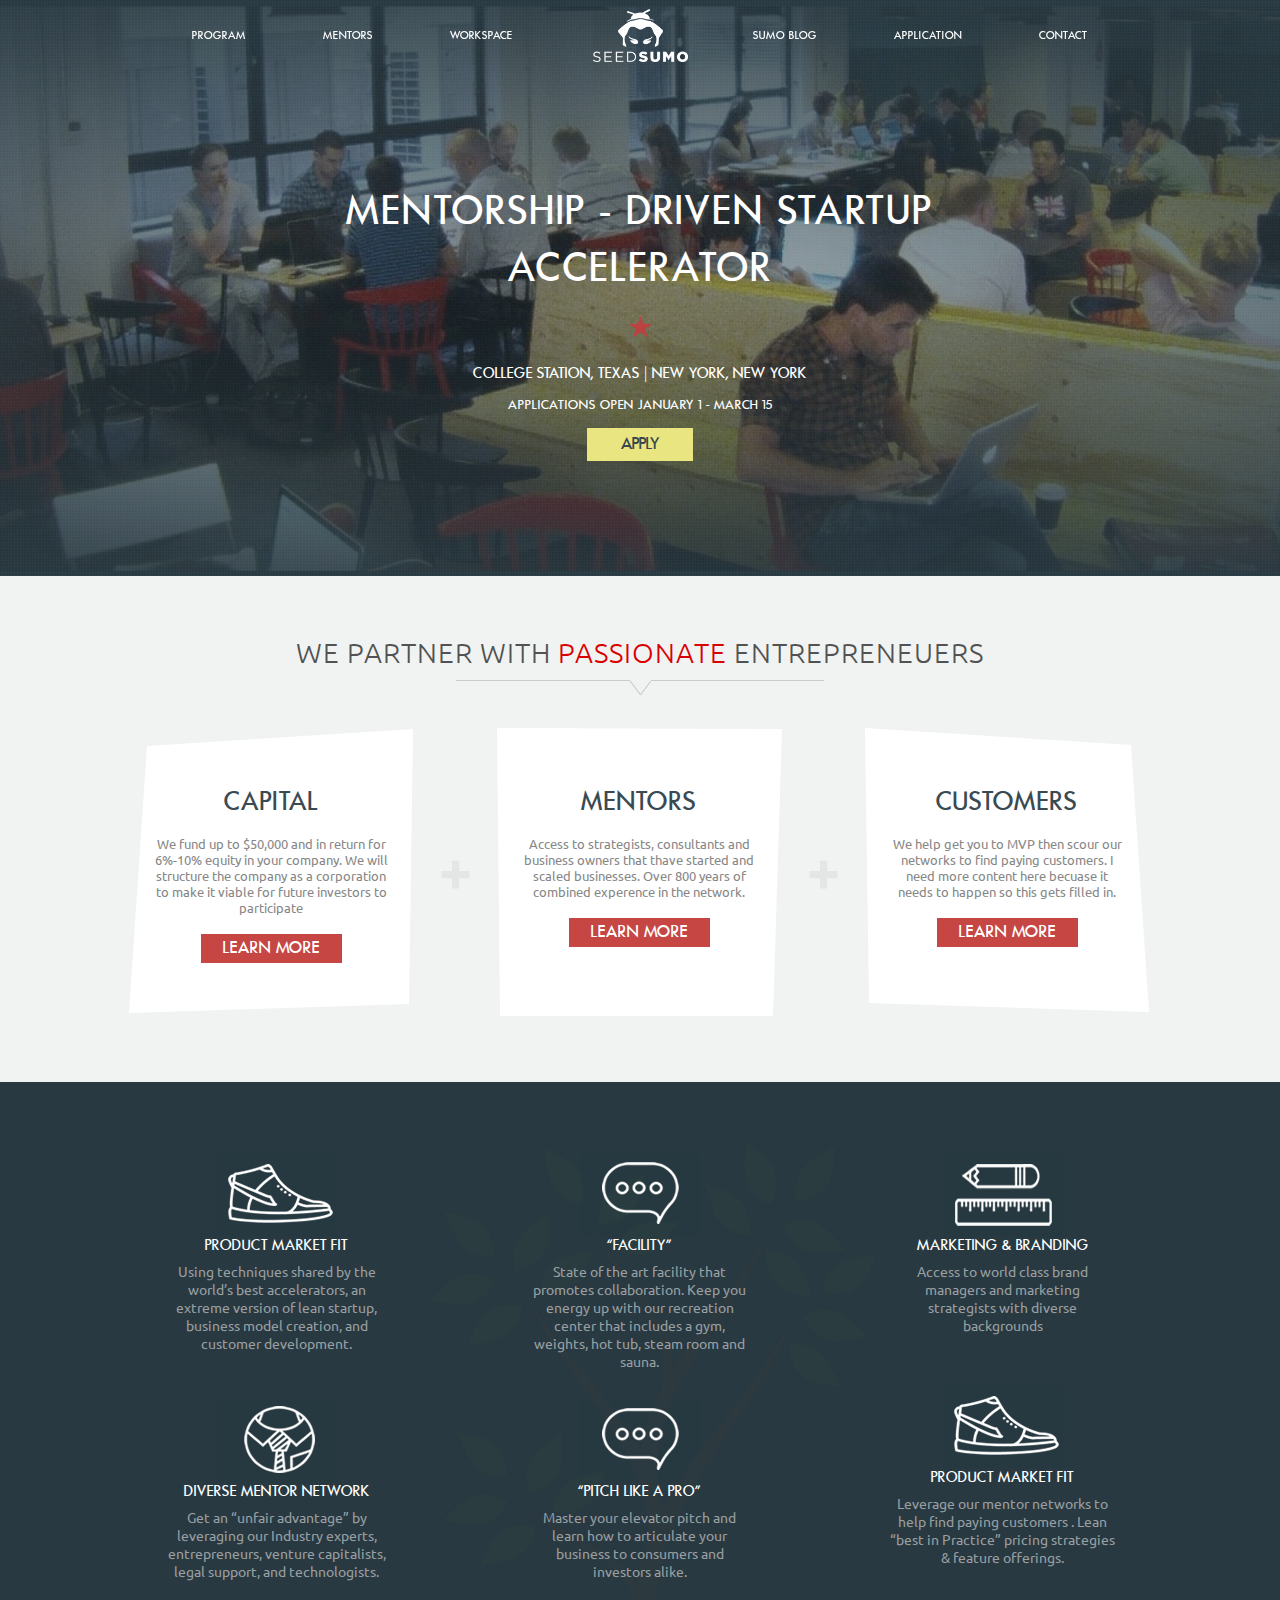
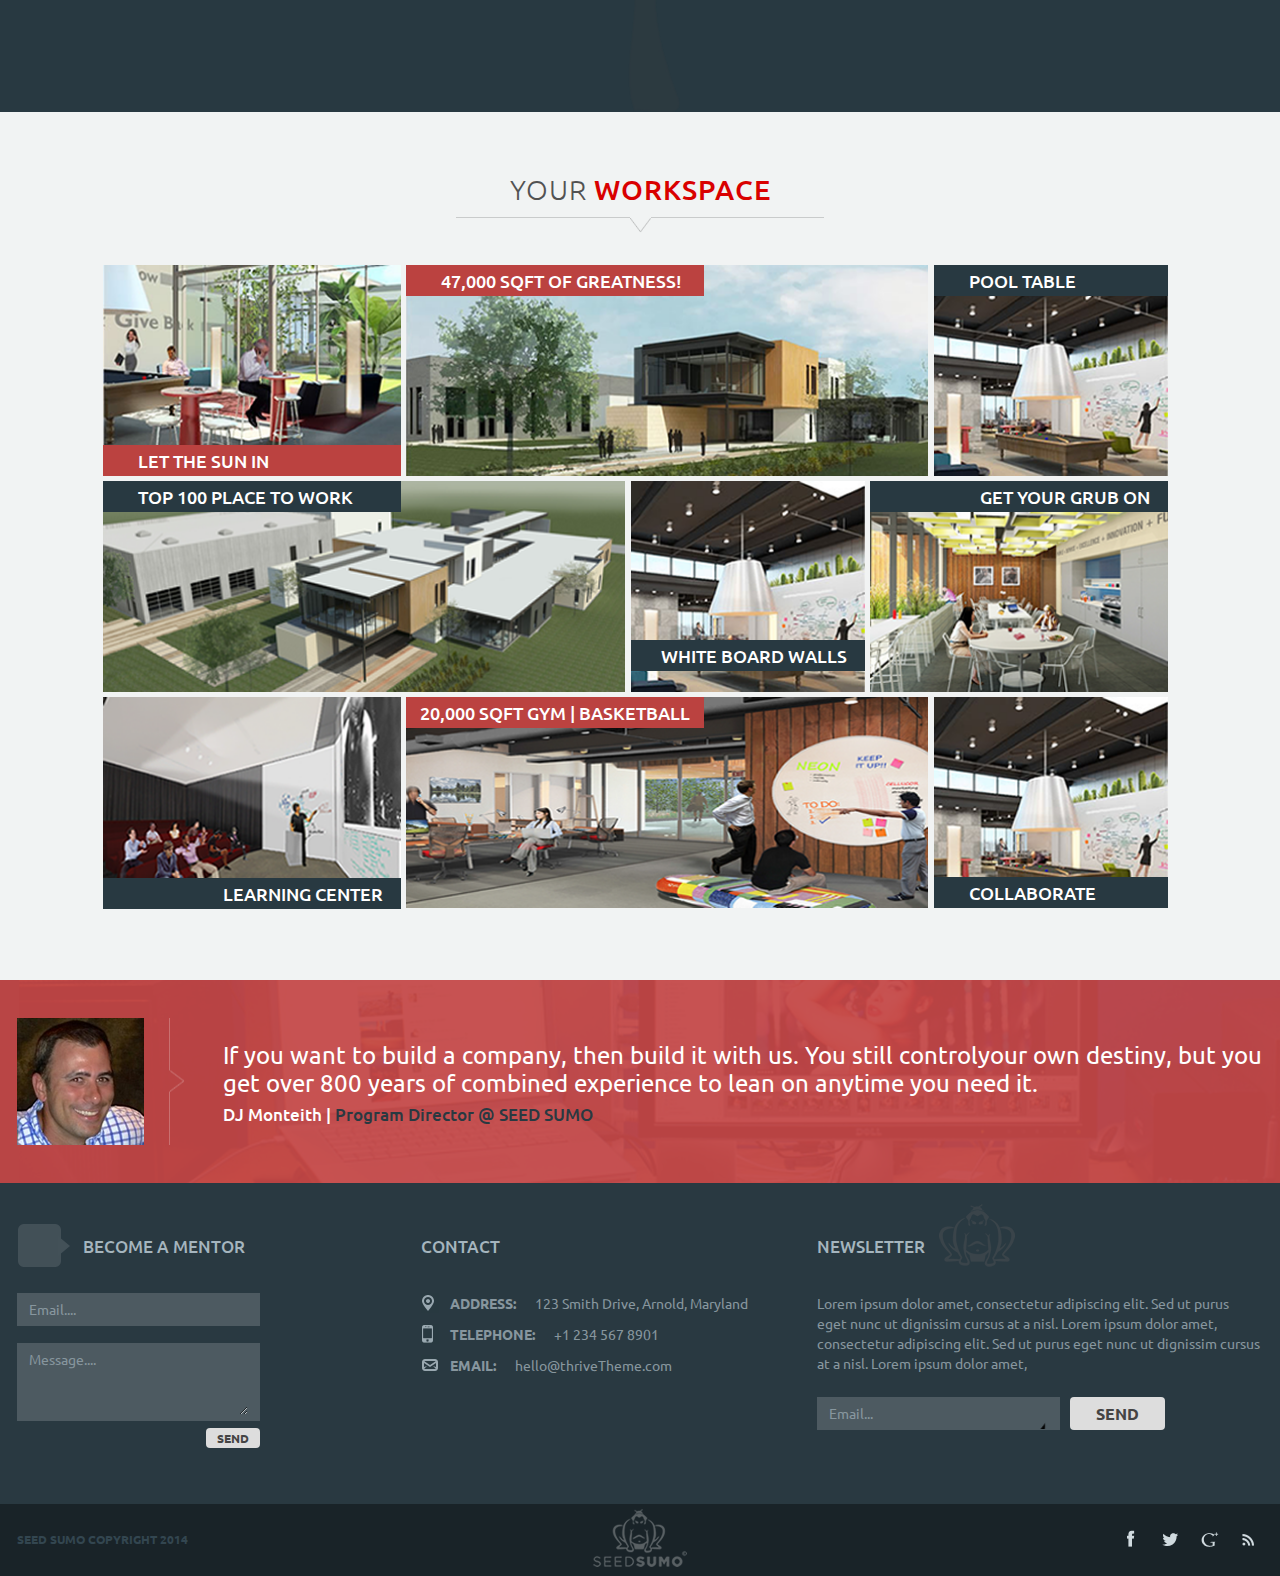
<file: index.html>
<!DOCTYPE HTML PUBLIC "-//W3C//DTD HTML 4.01 Transitional//EN" "http://www.w3.org/TR/html4/loose.dtd">
<html>
<head>
<!-- SET: Basic Page Needs -->
<meta charset="utf-8">
<title>Seed Pages</title>
<meta name="description" content="">
<meta name="author" content="">
<!-- END: Basic Page Needs -->

<!-- SET: Mobile Specific Metas --> 
<meta name="viewport" content="width=device-width, initial-scale=1, maximum-scale=1">
<!-- END: Mobile Specific Metas -->

<!-- SET: STYLESHEET -->
<link href='http://fonts.googleapis.com/css?family=Ubuntu:300,400,500,700,300italic,400italic,500italic,700italic' rel='stylesheet' type='text/css'>
<link href="css/fonts.css" rel="stylesheet" type="text/css" media="all">
<link href="css/wp-reset.css" rel="stylesheet" type="text/css" media="all">
<link href="css/meanmenu.css" rel="stylesheet" type="text/css" media="all">
<link href="css/style.css" rel="stylesheet" type="text/css" media="all">
<link href="css/layout.css" rel="stylesheet" type="text/css" media="all">
<!-- END: STYLESHEET -->

<!-- SET: SCRIPTS -->
<script type="text/javascript" src="js/jquery-1.7.2.js"></script>
<script type="text/javascript" src="js/respond.min.js"></script>
<script type="text/javascript" src="js/jquery.easing.min.js"></script>
<script type="text/javascript" src="js/jquery.vgrid.js"></script>
<script type="text/javascript" src="js/jquery.meanmenu.js"></script> 
<script type="text/javascript">
$(function(){
    $(".grid-content").vgrid({
        easing: "easeOutQuint",
        time: 500,
        delay: 30,
        fadeIn: {
            time: 300,
            delay: 50
        }
    });
	
});
</script>
<script type="text/javascript" src="js/masonry.pkgd.js"></script>
<script type="text/javascript" src="js/jquery-ui.js"></script>
<script type="text/javascript" src="js/jQuery.equalHeights.js"></script>
<script type="text/javascript" src="js/all.jquery.settings.js"></script>
<!-- END: SCRIPTS -->

<!-- SET: FAVICON -->
<link rel="shortcut icon" type="image/x-icon" href="images/favicon.ico">
<!-- END: FAVICON -->

<style type="text/css">
.auto-style1 {
	font-family: Verdana, Geneva, Tahoma, sans-serif;
}
</style>

</head>

<body id="home">

<!-- SET: WRAPPER -->
<div class="wrapper">


	<!-- SET: HEADER -->
        <div id="header" class="cbp-af-header">
        	<div id="nav">
            	<div class="container">
                	<div id="logo">
                        <a href="#" class="aft"><img src="images/logo-n.png" width="131" height="20"></a>
                        <a href="#" class="bef"><img src="images/logo-wh.png" width="131" height="20"></a>
                    </div>
                	<ul class="menu">
                    	<li><a href="#">PROGRAM</a></li>
                        <li><a href="#">MENTORS</a></li>
                        <li><a href="#">WORKSPACE</a></li>
                        <li><a href="#">SUMO BLOG</a></li>
                        <li><a href="#">APPLICATION</a></li>
                        <li><a href="#">CONTACT</a></li>
                    </ul>
                    <i class="clear_0">&nbsp;</i>
                </div>
            </div>
        	
        </div>	
    <!-- END: HEADER -->
    
    <!-- SET: HEADER -->
        <div class="banner">
        	<div class="slideshow">
            	<div class="slide">
                	<div class="imgPart">
                    	<img src="images/heroImageforeground.png" width="1800" height="450" alt="">
                    </div>
                    <div class="textPart">
                    	<div class="container">
                        	<h4 class="banner-ttl">MENTORSHIP - DRIVEN STARTUP ACCELERATOR</h4>
                            <h5>COLLEGE STATION, TEXAS | NEW YORK, NEW YORK </h5>
                            <h5><em>APPLICATIONS OPEN JANUARY 1 - MARCH 15 </em></h5>
                            <a href="#" class="apply-btn">APPLY</a>
                        </div>
                    </div>
                </div>
            </div>
        </div>	
    <!-- END: HEADER -->
    
    <!-- SET: MAIN CONTENT -->
        <div class="main_content">
        	<div class="threeBox">
            	<div class="container">
                	<h5 class="post-ttl">WE PARTNER WITH <span>PASSIONATE</span> ENTREPRENEUERS</h5>
                    <div class="grid-content">
                        <div class="one-third-column column-1 column">
                            <div class="columnIn">
                                <h3>CAPITAL</h3>
                                <p>We fund up to $50,000 and in return for 6%-10% equity in your company.  We will structure the company as a corporation to make it viable for future investors to participate</p>
                                <a href="#" class="red-btn">LEARN MORE</a>
                            </div>
                        </div>
                        <span class="plus-ico"><img src="images/plus-ico.png"></span>
                        <div class="one-third-column column-2 column">
                            <div class="columnIn">
                                <h3>MENTORS</h3>
                                <p>Access to strategists, consultants and business owners that thave started and scaled businesses. Over 800 years of combined experence in the network.</p>
                                <a href="#" class="red-btn">LEARN MORE</a>
                            </div>
                        </div>
                        <span class="plus-ico"><img src="images/plus-ico.png"></span>
                        <div class="one-third-column column-3 column">
                            <div class="columnIn">
                                <h3>CUSTOMERS</h3>
                                <p>We help get you to MVP then scour our networks to find paying customers.  I need more content here becuase it needs to happen so this gets filled in.</p>
                                <a href="#" class="red-btn">LEARN MORE</a>
                            </div>
                        </div>
                        <i class="clear_0">&nbsp;</i>
                    </div>
                </div>
            </div>
            <i class="clear_0">&nbsp;</i>
            <div class="greenBox">
            	<div class="container">
                	<div class="grid-content">
                        <div class="column column-1">
                            <div class="columnIn">
                                <div class="imgPart">
                                    <a href="#"><img src="images/pro-img-1.png" alt=""></a>
                                </div>
                                <div class="textPart">
                                    <h4>PRODUCT MARKET FIT</h4>
                                    <p>Using techniques shared by the world’s best accelerators, an extreme version of lean startup, business model creation, and customer development.</p>
                                </div>
                            </div>
                        </div>
                        <div class="column column-1">
                            <div class="columnIn">
                                <div class="imgPart">
                                    <a href="#"><img src="images/pro-img-4.png" alt=""></a>
                                </div>
                                <div class="textPart">
                                    <h4>“FACILITY”</h4>
                                    <p>State of the art facility that promotes collaboration.  Keep you energy up with our recreation center that includes a gym, weights, hot tub, steam room and sauna.</p>
                                </div>
                            </div>
                        </div>
                        <div class="column column-1 last">
                            <div class="columnIn">
                                <div class="imgPart">
                                    <a href="#"><img src="images/pro-img-2.png" alt=""></a>
                                </div>
                                <div class="textPart">
                                    <h4>MARKETING &amp; BRANDING</h4>
                                    <p>Access to world class brand managers and marketing strategists with diverse backgrounds</p>
                                </div>
                            </div>
                        </div>
                        <div class="column column-1">
                            <div class="columnIn">
                                <div class="imgPart">
                                    <a href="#"><img src="images/pro-img-3.png" alt=""></a>
                                </div>
                                <div class="textPart">
                                    <h4>DIVERSE MENTOR NETWORK</h4>
                                    <p>Get an “unfair advantage” by leveraging our Industry experts, entrepreneurs, venture capitalists, legal support, and technologists.</p>
                                </div>
                            </div>
                        </div>
                        <div class="column column-1">
                            <div class="columnIn">
                                <div class="imgPart">
                                    <a href="#"><img src="images/pro-img-4.png" alt=""></a>
                                </div>
                                <div class="textPart">
                                    <h4> “PITCH LIKE A PRO”</h4>
                                    <p>Master your elevator pitch and learn how to articulate your business to consumers and investors alike.</p>
                                </div>
                            </div>
                        </div>
                        <div class="column column-1 last">
                            <div class="columnIn">
                                <div class="imgPart">
                                    <a href="#"><img src="images/pro-img-1.png" alt=""></a>
                                </div>
                                <div class="textPart">
                                    <h4>PRODUCT MARKET FIT</h4>
                                    <p>Leverage our mentor networks to help find paying customers .  Lean “best in Practice” pricing strategies &amp; feature offerings. </p>
                                </div>
                            </div>
                        </div>
                    </div>
                    <i class="clear_0">&nbsp;</i>
                </div>
            </div>
            <i class="clear_0">&nbsp;</i>
            <div class="threeBox imgListWrap">
            	<div class="container">
                	<h5 class="post-ttl">YOUR <b>WORKSPACE</b></h5>
                    <ul class="imgList grid-content">
                    	<li class="width-1">
                        	<div class="imgPart">
                            	<img src="images/post-img-1.png" width="294" height="205">
                            </div>
                            <div class="textPart">
                            	<div class="PartIn"><a href="#">LET THE SUN IN</a></div>
                            </div>
                        </li>
                        <li class="width-2">
                        	<div class="imgPart">
                            	<img src="images/post-img-2.png" width="526" height="209">
                            </div>
                            <div class="textPart">
                            	<div class="PartIn"><a href="#">47,000 SQFT OF GREATNESS!</a></div>
                            </div>
                        </li>
                        <li class="width-3">
                        	<div class="imgPart">
                            	<img src="images/post-img-3.png" width="231" height="209">
                            </div>
                            <div class="textPart">
                            	<div class="PartIn"><a href="#">POOL TABLE</a></div>
                            </div>
                        </li>
                        <li class="width-4">
                        	<div class="imgPart">
                            	<img src="images/post-img-4.png" width="524" height="209">
                            </div>
                            <div class="textPart">
                            	<div class="PartIn"><a href="#">TOP 100 PLACE TO WORK</a></div>
                            </div>
                        </li>
                        <li class="width-5">
                        	<div class="imgPart">
                            	<img src="images/post-img-5.png" width="231" height="209">
                            </div>
                            <div class="textPart">
                            	<div class="PartIn"><a href="#">WHITE BOARD WALLS</a></div>
                            </div>
                        </li>
                        <li class="width-6">
                        	<div class="imgPart">
                            	<img src="images/post-img-6.png" width="295" height="209">
                            </div>
                            <div class="textPart">
                            	<div class="PartIn"><a href="#">GET YOUR GRUB ON</a></div>
                            </div>
                        </li>
                        <li class="width-7">
                        	<div class="imgPart">
                            	<img src="images/post-img-7.png" width="293" height="209">
                            </div>
                            <div class="textPart">
                            	<div class="PartIn"><a href="#">LEARNING CENTER</a></div>
                            </div>
                        </li>
                        <li class="width-8">
                        	<div class="imgPart">
                            	<img src="images/post-img-8.png" width="532" height="209">
                            </div>
                            <div class="textPart">
                            	<div class="PartIn"><a href="#">20,000 SQFT GYM</a> | <a href="#">BASKETBALL</a></div>
                            </div>
                        </li>
                        <li class="width-9">
                        	<div class="imgPart">
                            	<img src="images/post-img-9.png" width="231" height="209">
                            </div>
                            <div class="textPart">
                            	<div class="PartIn"><a href="#">COLLABORATE</a></div>
                            </div>
                        </li>
                    </ul>
                    <i class="clear_0">&nbsp;</i>
                </div>
            </div>
            <i class="clear_0">&nbsp;</i>
            <div class="testimonialSect">
            	<div class="SectIn">
                	<div class="container">
                        <div class="imgPart">
                            <a href="#"><img src="images/person-pic.png"></a>
                        </div>
                        <div class="textPart">
                        	<p>If you want to build a company, then build it with us. You still controlyour own destiny, but you get over 800 years of combined experience to lean on anytime you need it.</p> 
                            <p class="autor"><a href="#">DJ Monteith</a> | <span>Program Director @ SEED SUMO</span></p>
                            <i class="clear_0">&nbsp;</i>
                        </div>
                        <i class="clear_0">&nbsp;</i>
                    </div>
                </div>
            </div>
        </div>
    <!-- END: MAIN CONTENT -->
    
    <!-- SET: FOOTER -->
        <div id="footer">
        	<div class="footerTop">
            	<div class="container">
                	<div class="grid-content">
                        <div class="column column-1">
                            <div class="columnIn">
                                <div class="ttl">
                                    <h3>
                                        <span class="ico"><img src="images/icon-1.png" alt=""></span>
                                        <span class="name">BECOME A MENTOR</span>
                                        <i class="clear_0">&nbsp;</i>
                                    </span>
                                    </h3>
                                </div>
                                <div class="textPart">
                                    <ul class="contactForm">
                                        <li>
                                            <div class="inputText">
                                                <input type="text" onclick="this.value='';" onfocus="this.select()" onblur="this.value=!this.value?'Email....':this.value;" value="Email...." class="auto-style1"><span class="auto-style1">
												</span>
                                            </div>
                                        </li>
                                        <li>
                                            <div class="inputText">
                                                <textarea cols="1" rows="1" onclick="this.value='';" onfocus="this.select()" onblur="this.value=!this.value?'Message....':this.value;" class="auto-style1">Message....</textarea><span class="auto-style1">
												</span>
                                            </div>
                                        </li>
                                        <li>
                                            <div class="inputBtn">
                                                <input type="button" value="SEND" class="auto-style1">
                                            </div>
                                        </li>
                                    </ul>
                                </div>
                            </div>
                        </div>
                        <div class="column column-2">
                            <div class="columnIn">
                                <div class="ttl">
                                    <h3>CONTACT</h3>
                                </div>
                                <div class="textPart">
                                    <ul class="iconList">
                                        <li>
                                            <span class="ico"><img src="images/contact-ico-1.png" alt=""></span>
                                            <span><b>ADDRESS:</b> 123 Smith Drive, Arnold, Maryland</span>
                                        </li>
                                        <li>
                                            <span class="ico"><img src="images/contact-ico-2.png" alt=""></span>
                                            <span><b>TELEPHONE:</b> +1 234 567 8901</span>
                                        </li>
                                        <li>
                                            <span class="ico"><img src="images/contact-ico-3.png" alt=""></span>
                                            <span><b>EMAIL:</b> <a href="mailto:hello@thriveTheme.com">hello@thriveTheme.com</a></span>
                                        </li>
                                    </ul>
                                </div>
                            </div>
                        </div>
                        <div class="column column-3">
                            <div class="columnIn">
                                <div class="ttl">
                                    <h3>
                                        <span class="name">NEWSLETTER</span>
                                        <span class="ico"><img src="images/icon-2.png" alt=""></span>
                                        <i class="clear_0">&nbsp;</i>
                                    </h3>
                                </div>
                                <div class="textPart">
                                    <p>Lorem ipsum dolor amet, consectetur adipiscing elit. Sed ut purus eget nunc ut dignissim cursus at a nisl. Lorem ipsum dolor amet, consectetur adipiscing elit. Sed ut purus eget nunc ut dignissim cursus at a nisl. Lorem ipsum dolor amet,</p>
                                    <div class="inputBox">
                                        <div class="inputText">
                                            <input type="text" onclick="this.value='';" onfocus="this.select()" onblur="this.value=!this.value?'Email....':this.value;" value="Email..." class="auto-style1"><span class="auto-style1">
											</span>
                                        </div>
                                        <div class="inputBtn">
                                            <input type="button" value="SEND" class="auto-style1">
                                        </div>
                                    </div>
                                </div>
                            </div>
                        </div>
                    </div>
                    <i class="clear_0">&nbsp;</i>
                </div>
            </div>
            <div class="footerBot">
            	<div class="container">
                	<p class="copy">SEED SUMO  COPYRIGHT 2014</p>
                    <div class="footerLogo">
                    	<a href="#"><img src="images/footer-logo.png" alt=""></a>
                    </div>
                    <div class="socialLinks">
                    	<ul>
                        	<li><a href="#"><img src="images/social-ico-1.png" width="30" height="30" alt=""></a></li>
                            <li><a href="#"><img src="images/social-ico-2.png" width="30" height="30" alt=""></a></li>
                            <li><a href="#"><img src="images/social-ico-3.png" width="30" height="30" alt=""></a></li>
                            <li><a href="#"><img src="images/social-ico-4.png" width="30" height="30" alt=""></a></li>
                        </ul>
                        <i class="clear_0">&nbsp;</i>
                    </div>
                    <i class="clear_0">&nbsp;</i>
                </div>
            </div>
        </div>
    <!-- END: FOOTER -->
	
</div>
<!-- END: WRAPPER -->
<script type="text/javascript" src="js/classie.js"></script>
<script type="text/javascript" src="js/cbpAnimatedHeader.js"></script>
</body>
</html>
</file>
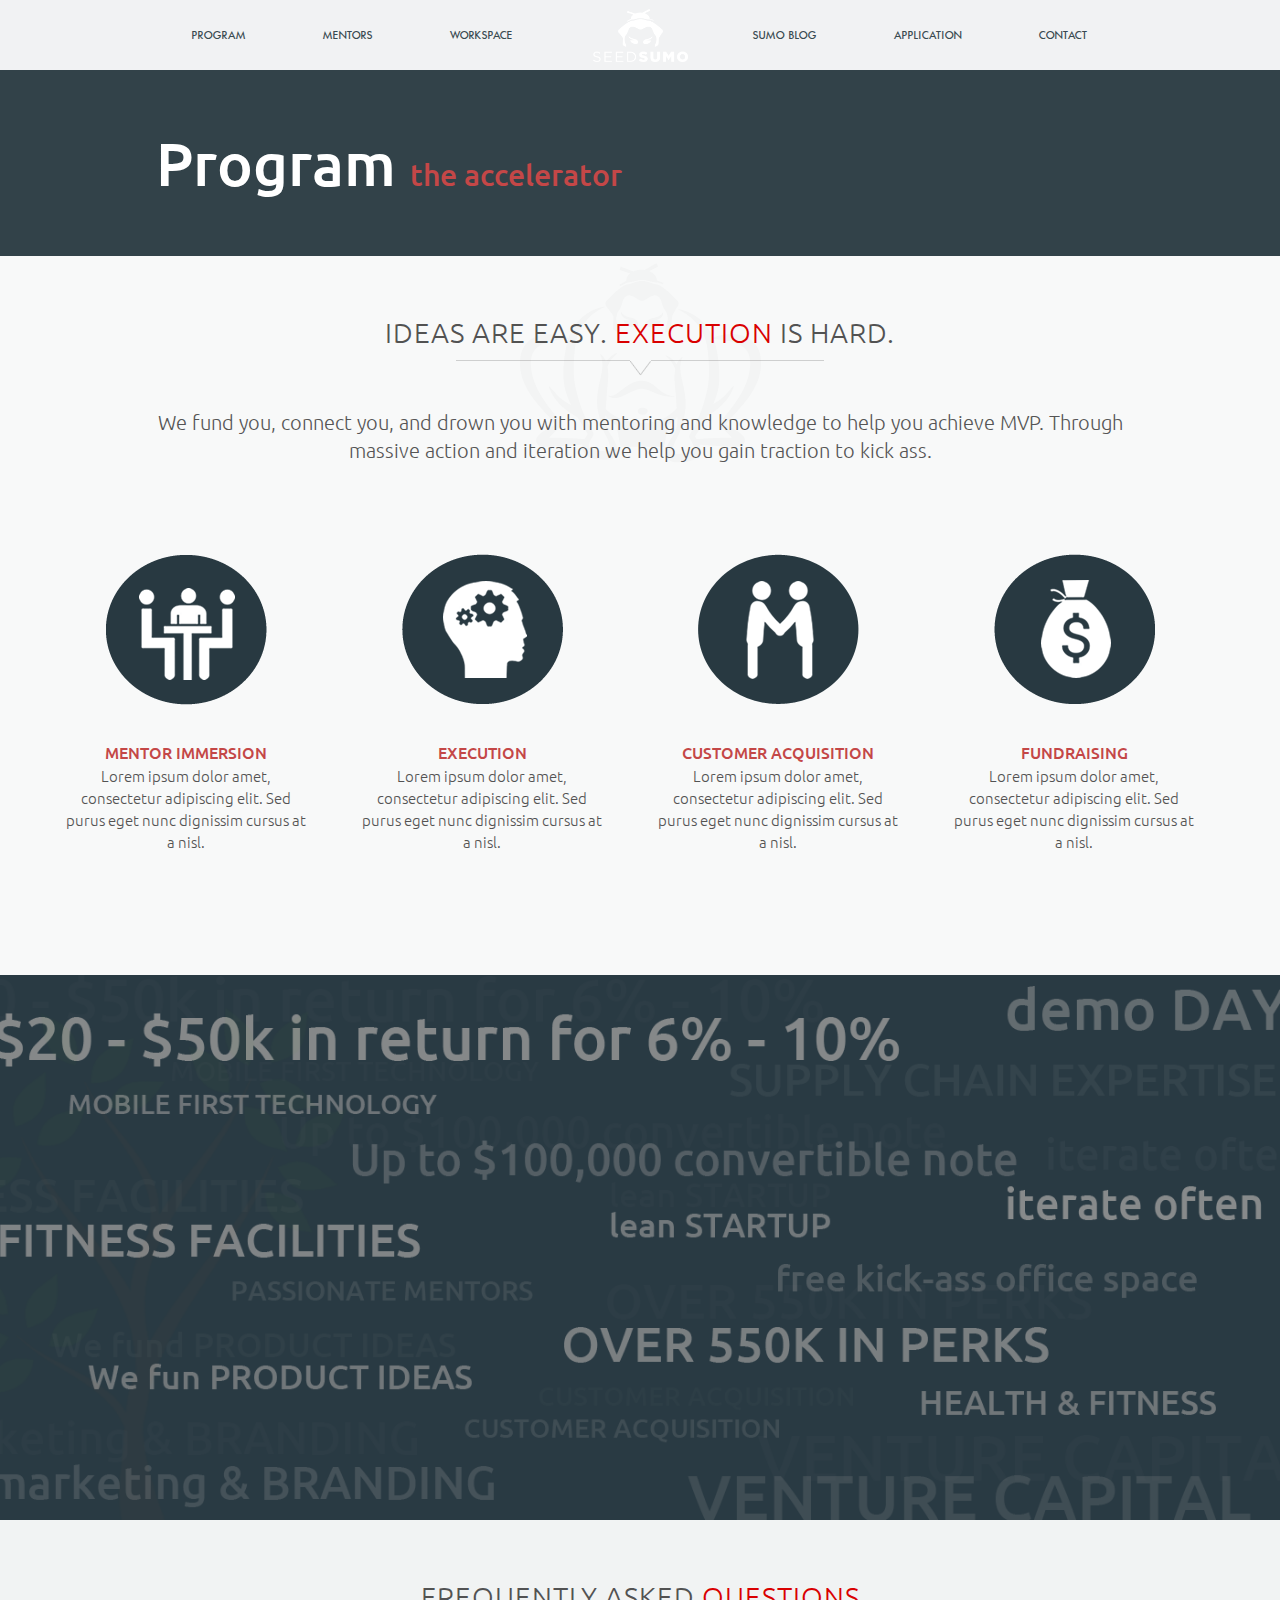
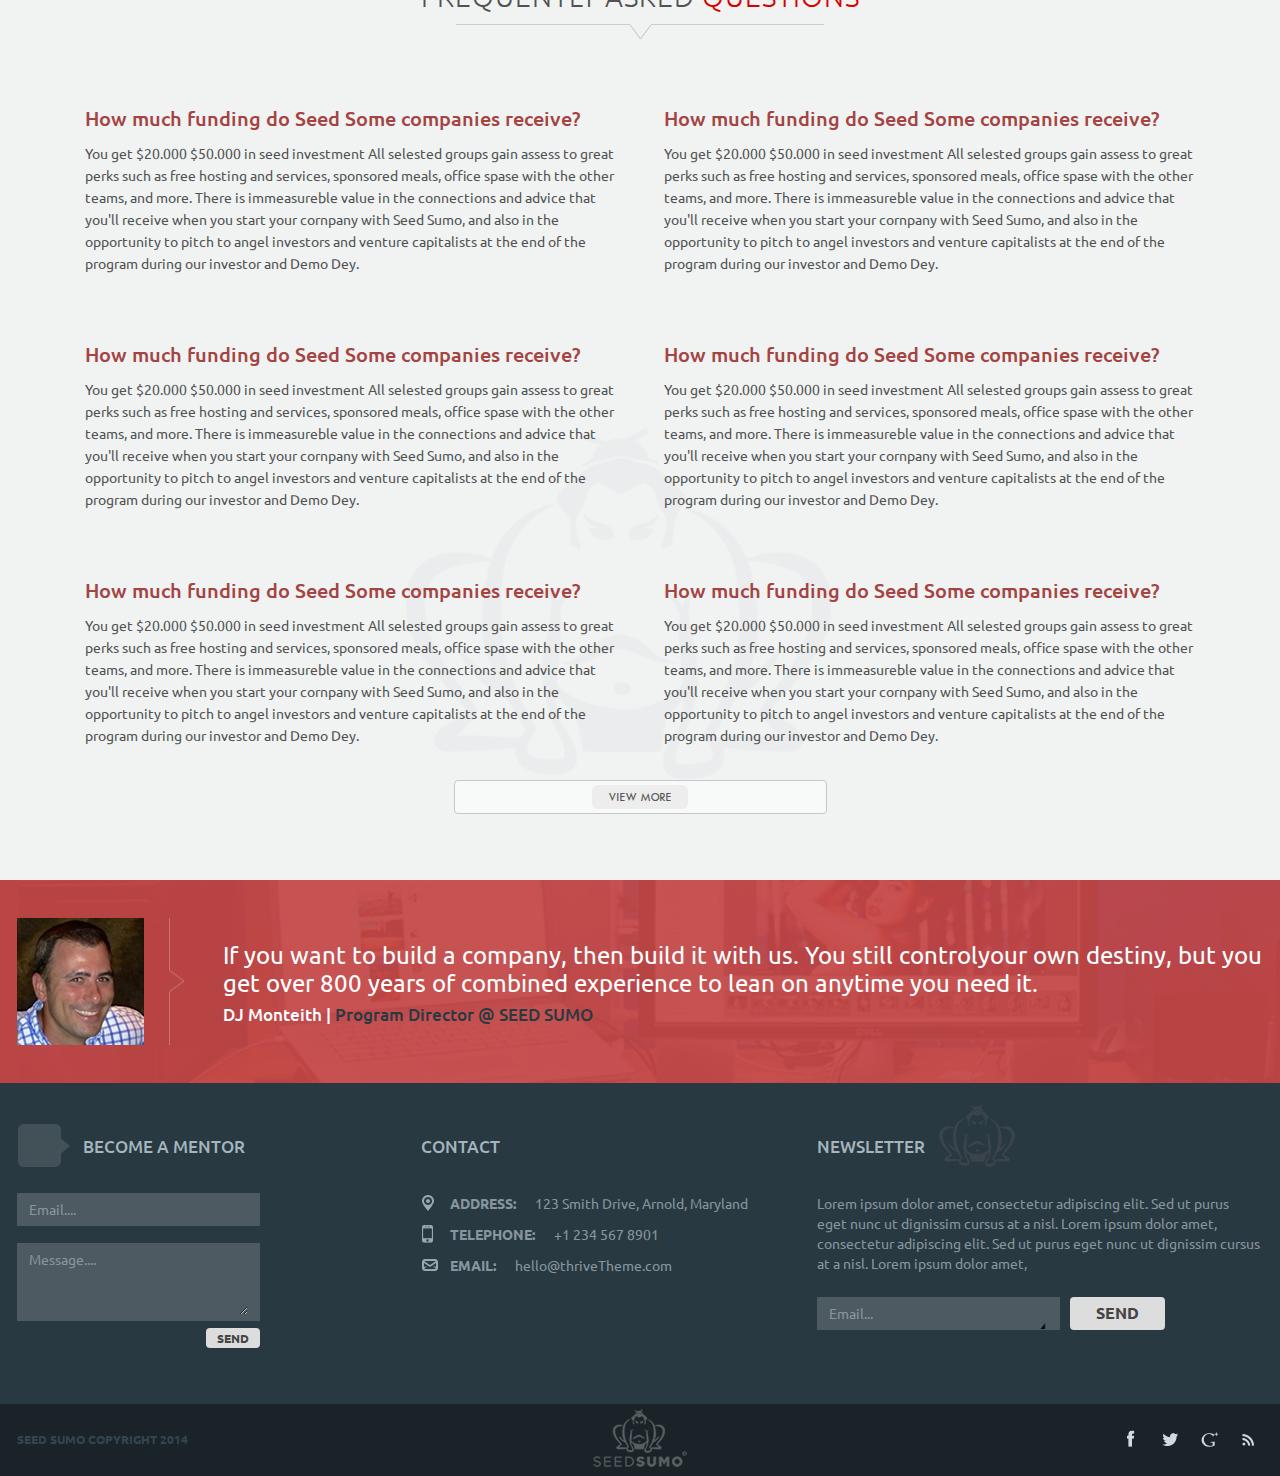
<file: inner1.html>
<!DOCTYPE HTML PUBLIC "-//W3C//DTD HTML 4.01 Transitional//EN" "http://www.w3.org/TR/html4/loose.dtd">
<html>
<head>
<!-- SET: Basic Page Needs -->
<meta charset="utf-8">
<title>INNER 1: Program</title>
<meta name="description" content="">
<meta name="author" content="">
<!-- END: Basic Page Needs -->

<!-- SET: Mobile Specific Metas --> 
<meta name="viewport" content="width=device-width, initial-scale=1, maximum-scale=1">
<!-- END: Mobile Specific Metas -->

<!-- SET: STYLESHEET -->
<link href='http://fonts.googleapis.com/css?family=Ubuntu:300,400,500,700,300italic,400italic,500italic,700italic' rel='stylesheet' type='text/css'>
<link href="css/fonts.css" rel="stylesheet" type="text/css" media="all">
<link href="css/wp-reset.css" rel="stylesheet" type="text/css" media="all">
<link href="css/meanmenu.css" rel="stylesheet" type="text/css" media="all">
<link href="css/style.css" rel="stylesheet" type="text/css" media="all">
<link href="css/layout.css" rel="stylesheet" type="text/css" media="all">
<!-- END: STYLESHEET -->

<!-- SET: SCRIPTS -->
<script type="text/javascript" src="js/jquery-1.7.2.js"></script>
<script type="text/javascript" src="js/respond.min.js"></script>
<script type="text/javascript" src="js/jquery.easing.min.js"></script>
<script type="text/javascript" src="js/jquery.vgrid.js"></script>
<script type="text/javascript" src="js/jquery.meanmenu.js"></script> 
<script type="text/javascript">
$(function(){
    $(".grid-content").vgrid({
        easing: "easeOutQuint",
        time: 500,
        delay: 30,
        fadeIn: {
            time: 300,
            delay: 50
        }
    });
	
});
</script>
<script type="text/javascript" src="js/masonry.pkgd.js"></script>
<script type="text/javascript" src="js/jquery-ui.js"></script>
<script type="text/javascript" src="js/jQuery.equalHeights.js"></script>
<script type="text/javascript" src="js/all.jquery.settings.js"></script>
<!-- END: SCRIPTS -->

<!-- SET: FAVICON -->
<link rel="shortcut icon" type="image/x-icon" href="images/favicon.ico">
<!-- END: FAVICON -->

</head>

<body>

<!-- SET: WRAPPER -->
<div class="wrapper">

	<!-- SET: HEADER -->
        <div id="header">
        	<div id="nav">
            	<div class="container">
                	<div id="logo">
                        <a href="#" class="aft"><img src="images/logo-n.png" width="131" height="20"></a>
                        <a href="#" class="bef"><img src="images/logo-wh.png" width="131" height="20"></a>
                    </div>
                	<ul class="menu">
                    	<li><a href="#">PROGRAM</a></li>
                        <li><a href="#">MENTORS</a></li>
                        <li><a href="#">WORKSPACE</a></li>
                        <li><a href="#">SUMO BLOG</a></li>
                        <li><a href="#">APPLICATION</a></li>
                        <li><a href="#">CONTACT</a></li>
                    </ul>
                    <i class="clear_0">&nbsp;</i>
                </div>
            </div>
        	
        </div>	
    <!-- END: HEADER -->
    
    <!-- SET: HEADER -->
        <div class="banner smallbanner">
        	<div class="container">
            	<div class="PgeTitle">
                    <h1>Program <span>the accelerator</span></h1>
                </div>
            </div>
        </div>	
    <!-- END: HEADER -->
    
    <!-- SET: MAIN CONTENT -->
        <div class="main_content">
        	<div class="threeBox executionBox">
            	<div class="container">
                	<h5 class="post-ttl">IDEAS ARE EASY. <span>EXECUTION</span> IS HARD.</h5>
                    <div class="midSect">
                    	<p>We fund you, connect you, and drown you with mentoring and knowledge to help you achieve MVP. Through massive action and iteration we help you gain traction to kick ass.</p>
                    </div>
                    <i class="clear_0">&nbsp;</i>
                    <div class="grid-content">
                        <div class="column one-fourth">
                            <div class="imgPart">
                                <a href="#"><img src="images/program-1.png" alt=""></a>
                            </div>
                            <div class="textPart">
                                <h4>MENTOR IMMERSION</h4>
                                <p>Lorem ipsum dolor amet, consectetur adipiscing elit. Sed purus eget nunc dignissim cursus at a nisl.</p>
                            </div>
                        </div>
                        <div class="column one-fourth">
                            <div class="imgPart">
                                <a href="#"><img src="images/program-2.png" alt=""></a>
                            </div>
                            <div class="textPart">
                                <h4>EXECUTION</h4>
                                <p>Lorem ipsum dolor amet, consectetur adipiscing elit. Sed purus eget nunc dignissim cursus at a nisl.</p>
                            </div>
                        </div>
                        <div class="column one-fourth">
                            <div class="imgPart">
                                <a href="#"><img src="images/program-3.png" alt=""></a>
                            </div>
                            <div class="textPart">
                                <h4>CUSTOMER ACQUISITION</h4>
                                <p>Lorem ipsum dolor amet, consectetur adipiscing elit. Sed purus eget nunc dignissim cursus at a nisl.</p>
                            </div>
                        </div>
                        <div class="column one-fourth last">
                            <div class="imgPart">
                                <a href="#"><img src="images/program-4.png" alt=""></a>
                            </div>
                            <div class="textPart">
                                <h4>FUNDRAISING</h4>
                                <p>Lorem ipsum dolor amet, consectetur adipiscing elit. Sed purus eget nunc dignissim cursus at a nisl.</p>
                            </div>
                        </div>
                    </div>
                    <i class="clear_0">&nbsp;</i>
                </div>
            </div>
            <i class="clear_0">&nbsp;</i>
            <div class="greenBox pad_last">
            	<img src="images/tag_cloud.png" class="bg100" alt="">
            </div>
            <i class="clear_0">&nbsp;</i>
            <div class="threeBox questionBox">
            	<div class="container">
                	<h5 class="post-ttl">FREQUENTLY ASKED <span>QUESTIONS</span></h5>
                    <i class="clear_0">&nbsp;</i>
                    <div id="grid-content">
                        <div class="halfSect">
                            <div class="SectIn">
                                <h4>How much funding do Seed Some companies receive?</h4>
                                <p>You get $20.000 $50.000 in seed investment All selested groups gain assess to great perks such as free hosting and services, sponsored meals, office spase with the other teams, and more. There is immeasureble value in the connections and advice that you'll receive when you start your cornpany with Seed Sumo, and also in the opportunity to pitch to angel investors and venture capitalists at the end of the program during our investor and Demo Dey.</p>
                            </div>
                        </div>
                        <div class="halfSect">
                            <div class="SectIn">
                                <h4>How much funding do Seed Some companies receive?</h4>
                                <p>You get $20.000 $50.000 in seed investment All selested groups gain assess to great perks such as free hosting and services, sponsored meals, office spase with the other teams, and more. There is immeasureble value in the connections and advice that you'll receive when you start your cornpany with Seed Sumo, and also in the opportunity to pitch to angel investors and venture capitalists at the end of the program during our investor and Demo Dey.</p>
                            </div>
                        </div>
                        <div class="halfSect">
                            <div class="SectIn">
                                <h4>How much funding do Seed Some companies receive?</h4>
                                <p>You get $20.000 $50.000 in seed investment All selested groups gain assess to great perks such as free hosting and services, sponsored meals, office spase with the other teams, and more. There is immeasureble value in the connections and advice that you'll receive when you start your cornpany with Seed Sumo, and also in the opportunity to pitch to angel investors and venture capitalists at the end of the program during our investor and Demo Dey.</p>
                            </div>
                        </div>
                        <div class="halfSect">
                            <div class="SectIn">
                                <h4>How much funding do Seed Some companies receive?</h4>
                                <p>You get $20.000 $50.000 in seed investment All selested groups gain assess to great perks such as free hosting and services, sponsored meals, office spase with the other teams, and more. There is immeasureble value in the connections and advice that you'll receive when you start your cornpany with Seed Sumo, and also in the opportunity to pitch to angel investors and venture capitalists at the end of the program during our investor and Demo Dey.</p>
                            </div>
                        </div>
                        <div class="halfSect">
                            <div class="SectIn">
                                <h4>How much funding do Seed Some companies receive?</h4>
                                <p>You get $20.000 $50.000 in seed investment All selested groups gain assess to great perks such as free hosting and services, sponsored meals, office spase with the other teams, and more. There is immeasureble value in the connections and advice that you'll receive when you start your cornpany with Seed Sumo, and also in the opportunity to pitch to angel investors and venture capitalists at the end of the program during our investor and Demo Dey.</p>
                            </div>
                        </div>
                        <div class="halfSect">
                            <div class="SectIn">
                                <h4>How much funding do Seed Some companies receive?</h4>
                                <p>You get $20.000 $50.000 in seed investment All selested groups gain assess to great perks such as free hosting and services, sponsored meals, office spase with the other teams, and more. There is immeasureble value in the connections and advice that you'll receive when you start your cornpany with Seed Sumo, and also in the opportunity to pitch to angel investors and venture capitalists at the end of the program during our investor and Demo Dey.</p>
                            </div>
                        </div>
                        <div class="halfSect hiddenContent">
                            <div class="SectIn">
                                <h4>How much funding do Seed Some companies receive?</h4>
                                <p>You get $20.000 $50.000 in seed investment All selested groups gain assess to great perks such as free hosting and services, sponsored meals, office spase with the other teams, and more. There is immeasureble value in the connections and advice that you'll receive when you start your cornpany with Seed Sumo, and also in the opportunity to pitch to angel investors and venture capitalists at the end of the program during our investor and Demo Dey.</p>
                            </div>
                        </div>
                        <div class="halfSect hiddenContent">
                            <div class="SectIn">
                                <h4>How much funding do Seed Some companies receive?</h4>
                                <p>You get $20.000 $50.000 in seed investment All selested groups gain assess to great perks such as free hosting and services, sponsored meals, office spase with the other teams, and more. There is immeasureble value in the connections and advice that you'll receive when you start your cornpany with Seed Sumo, and also in the opportunity to pitch to angel investors and venture capitalists at the end of the program during our investor and Demo Dey.</p>
                            </div>
                        </div>
                        <div class="halfSect hiddenContent">
                            <div class="SectIn">
                                <h4>How much funding do Seed Some companies receive?</h4>
                                <p>You get $20.000 $50.000 in seed investment All selested groups gain assess to great perks such as free hosting and services, sponsored meals, office spase with the other teams, and more. There is immeasureble value in the connections and advice that you'll receive when you start your cornpany with Seed Sumo, and also in the opportunity to pitch to angel investors and venture capitalists at the end of the program during our investor and Demo Dey.</p>
                            </div>
                        </div>
                        <div class="halfSect hiddenContent">
                            <div class="SectIn">
                                <h4>How much funding do Seed Some companies receive?</h4>
                                <p>You get $20.000 $50.000 in seed investment All selested groups gain assess to great perks such as free hosting and services, sponsored meals, office spase with the other teams, and more. There is immeasureble value in the connections and advice that you'll receive when you start your cornpany with Seed Sumo, and also in the opportunity to pitch to angel investors and venture capitalists at the end of the program during our investor and Demo Dey.</p>
                            </div>
                        </div>
                    </div>
                    <div class="btnContainer" id="load-more-examples"><button class="button view-btn">VIEW MORE</button></div>
                    <i class="clear_0">&nbsp;</i>
                </div>
            </div>
            <i class="clear_0">&nbsp;</i>
            <div class="testimonialSect">
            	<div class="SectIn">
                	<div class="container">
                        <div class="imgPart">
                            <a href="#"><img src="images/person-pic.png"></a>
                        </div>
                        <div class="textPart">
                        	<p>If you want to build a company, then build it with us. You still controlyour own destiny, but you get over 800 years of combined experience to lean on anytime you need it.</p> 
                            <p class="autor"><a href="#">DJ Monteith</a> | <span>Program Director @ SEED SUMO</span></p>
                            <i class="clear_0">&nbsp;</i>
                        </div>
                        <i class="clear_0">&nbsp;</i>
                    </div>
                </div>
            </div>
        </div>
    <!-- END: MAIN CONTENT -->
    
    <!-- SET: FOOTER -->
        <div id="footer">
        	<div class="footerTop">
            	<div class="container">
                	<div class="grid-content">
                        <div class="column column-1">
                            <div class="columnIn">
                                <div class="ttl">
                                    <h3>
                                        <span class="ico"><img src="images/icon-1.png" alt=""></span>
                                        <span class="name">BECOME A MENTOR</span>
                                        <i class="clear_0">&nbsp;</i>
                                    </h3>
                                </div>
                                <div class="textPart">
                                    <ul class="contactForm">
                                        <li>
                                            <div class="inputText">
                                                <input type="text" onclick="this.value='';" onfocus="this.select()" onblur="this.value=!this.value?'Email....':this.value;" value="Email....">
                                            </div>
                                        </li>
                                        <li>
                                            <div class="inputText">
                                                <textarea cols="1" rows="1" onclick="this.value='';" onfocus="this.select()" onblur="this.value=!this.value?'Message....':this.value;">Message....</textarea>
                                            </div>
                                        </li>
                                        <li>
                                            <div class="inputBtn">
                                                <input type="button" value="SEND">
                                            </div>
                                        </li>
                                    </ul>
                                </div>
                            </div>
                        </div>
                        <div class="column column-2">
                            <div class="columnIn">
                                <div class="ttl">
                                    <h3>CONTACT</h3>
                                </div>
                                <div class="textPart">
                                    <ul class="iconList">
                                        <li>
                                            <span class="ico"><img src="images/contact-ico-1.png" alt=""></span>
                                            <span><b>ADDRESS:</b> 123 Smith Drive, Arnold, Maryland</span>
                                        </li>
                                        <li>
                                            <span class="ico"><img src="images/contact-ico-2.png" alt=""></span>
                                            <span><b>TELEPHONE:</b> +1 234 567 8901</span>
                                        </li>
                                        <li>
                                            <span class="ico"><img src="images/contact-ico-3.png" alt=""></span>
                                            <span><b>EMAIL:</b> <a href="mailto:hello@thriveTheme.com">hello@thriveTheme.com</a></span>
                                        </li>
                                    </ul>
                                </div>
                            </div>
                        </div>
                        <div class="column column-3">
                            <div class="columnIn">
                                <div class="ttl">
                                    <h3>
                                        <span class="name">NEWSLETTER</span>
                                        <span class="ico"><img src="images/icon-2.png" alt=""></span>
                                        <i class="clear_0">&nbsp;</i>
                                    </h3>
                                </div>
                                <div class="textPart">
                                    <p>Lorem ipsum dolor amet, consectetur adipiscing elit. Sed ut purus eget nunc ut dignissim cursus at a nisl. Lorem ipsum dolor amet, consectetur adipiscing elit. Sed ut purus eget nunc ut dignissim cursus at a nisl. Lorem ipsum dolor amet, </p>
                                    <div class="inputBox">
                                        <div class="inputText">
                                            <input type="text" onclick="this.value='';" onfocus="this.select()" onblur="this.value=!this.value?'Email....':this.value;" value="Email...">
                                        </div>
                                        <div class="inputBtn">
                                            <input type="button" value="SEND">
                                        </div>
                                    </div>
                                </div>
                            </div>
                        </div>
                    </div>
                    <i class="clear_0">&nbsp;</i>
                </div>
            </div>
            <div class="footerBot">
            	<div class="container">
                	<p class="copy">SEED SUMO  COPYRIGHT 2014</p>
                    <div class="footerLogo">
                    	<a href="#"><img src="images/footer-logo.png" alt=""></a>
                    </div>
                    <div class="socialLinks">
                    	<ul>
                        	<li><a href="#"><img src="images/social-ico-1.png" width="30" height="30" alt=""></a></li>
                            <li><a href="#"><img src="images/social-ico-2.png" width="30" height="30" alt=""></a></li>
                            <li><a href="#"><img src="images/social-ico-3.png" width="30" height="30" alt=""></a></li>
                            <li><a href="#"><img src="images/social-ico-4.png" width="30" height="30" alt=""></a></li>
                        </ul>
                        <i class="clear_0">&nbsp;</i>
                    </div>
                    <i class="clear_0">&nbsp;</i>
                </div>
            </div>
        </div>
    <!-- END: FOOTER -->
	
</div>
<!-- END: WRAPPER -->

</body>
</html>
</file>
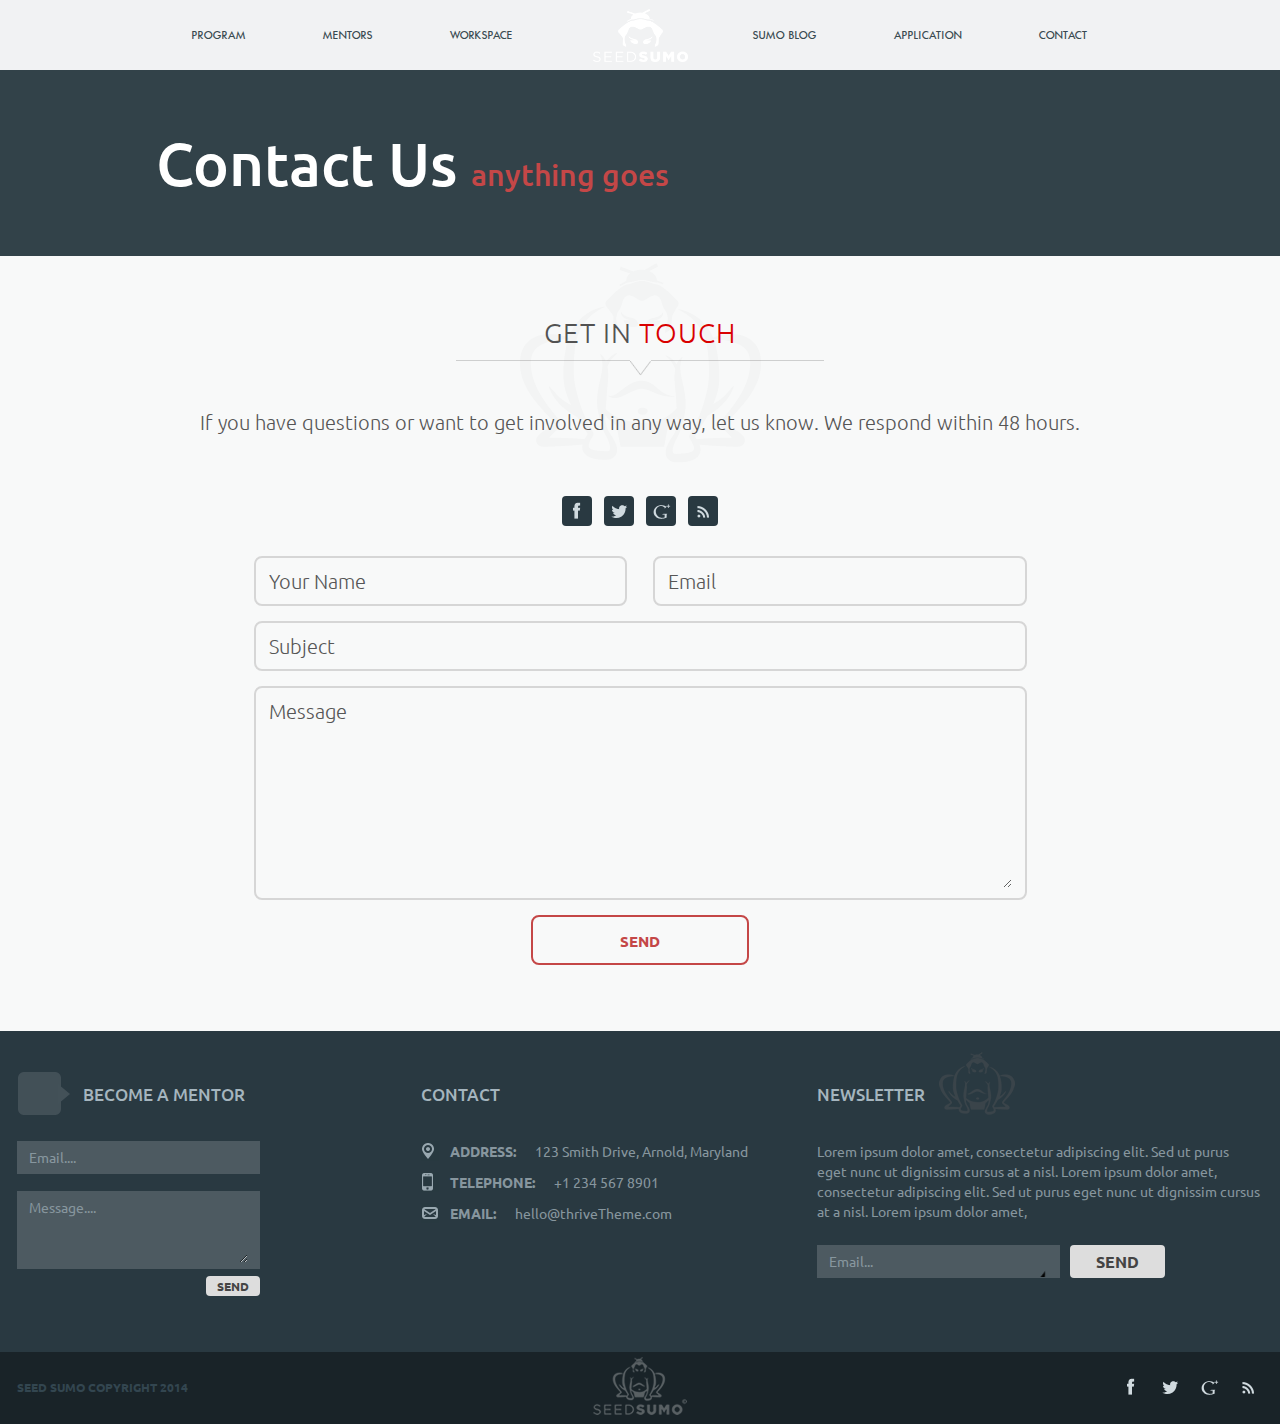
<file: inner2.html>
<!DOCTYPE HTML PUBLIC "-//W3C//DTD HTML 4.01 Transitional//EN" "http://www.w3.org/TR/html4/loose.dtd">
<html>
<head>
<!-- SET: Basic Page Needs -->
<meta charset="utf-8">
<title>INNER 2: Contact</title>
<meta name="description" content="">
<meta name="author" content="">
<!-- END: Basic Page Needs -->

<!-- SET: Mobile Specific Metas --> 
<meta name="viewport" content="width=device-width, initial-scale=1, maximum-scale=1">
<!-- END: Mobile Specific Metas -->

<!-- SET: STYLESHEET -->
<link href='http://fonts.googleapis.com/css?family=Ubuntu:300,400,500,700,300italic,400italic,500italic,700italic' rel='stylesheet' type='text/css'>
<link href="css/fonts.css" rel="stylesheet" type="text/css" media="all">
<link href="css/wp-reset.css" rel="stylesheet" type="text/css" media="all">
<link href="css/meanmenu.css" rel="stylesheet" type="text/css" media="all">
<link href="css/style.css" rel="stylesheet" type="text/css" media="all">
<link href="css/layout.css" rel="stylesheet" type="text/css" media="all">
<!-- END: STYLESHEET -->

<!-- SET: SCRIPTS -->
<script type="text/javascript" src="js/jquery-1.7.2.js"></script>
<script type="text/javascript" src="js/respond.min.js"></script>
<script type="text/javascript" src="js/jquery.easing.min.js"></script>
<script type="text/javascript" src="js/jquery.vgrid.js"></script>
<script type="text/javascript" src="js/jquery.meanmenu.js"></script> 
<script type="text/javascript">
$(function(){
    $(".grid-content").vgrid({
        easing: "easeOutQuint",
        time: 500,
        delay: 30,
        fadeIn: {
            time: 300,
            delay: 50
        }
    });
	
});
</script>
<script type="text/javascript" src="js/masonry.pkgd.js"></script>
<script type="text/javascript" src="js/jquery-ui.js"></script>
<script type="text/javascript" src="js/jQuery.equalHeights.js"></script>
<script type="text/javascript" src="js/all.jquery.settings.js"></script>
<!-- END: SCRIPTS -->

<!-- SET: FAVICON -->
<link rel="shortcut icon" type="image/x-icon" href="images/favicon.ico">
<!-- END: FAVICON -->

</head>

<body>

<!-- SET: WRAPPER -->
<div class="wrapper">

	<!-- SET: HEADER -->
        <div id="header">
        	<div id="nav">
            	<div class="container">
                	<div id="logo">
                        <a href="#" class="aft"><img src="images/logo-n.png" width="131" height="20"></a>
                        <a href="#" class="bef"><img src="images/logo-wh.png" width="131" height="20"></a>
                    </div>
                	<ul class="menu">
                    	<li><a href="#">PROGRAM</a></li>
                        <li><a href="#">MENTORS</a></li>
                        <li><a href="#">WORKSPACE</a></li>
                        <li><a href="#">SUMO BLOG</a></li>
                        <li><a href="#">APPLICATION</a></li>
                        <li><a href="#">CONTACT</a></li>
                    </ul>
                    <i class="clear_0">&nbsp;</i>
                </div>
            </div>
        	
        </div>	
    <!-- END: HEADER -->
    
    <!-- SET: HEADER -->
        <div class="banner smallbanner">
        	<div class="container">
            	<div class="PgeTitle">
                    <h1>Contact Us <span>anything goes</span></h1>
                </div>
            </div>
        </div>	
    <!-- END: HEADER -->
    
    <!-- SET: MAIN CONTENT -->
        <div class="main_content">
        	<div class="threeBox executionBox">
            	<div class="container">
                	<h5 class="post-ttl">GET IN <span>TOUCH</span></h5>
                    <div class="midSect">
                    	<p> If you have questions or want to get involved in any way, let us know.  We respond within 48 hours.</p>
                    </div>
                    <i class="clear_0">&nbsp;</i>
                    <div class="socialLinks">
                    	<ul>
                        	<li><a href="#"><img src="images/social-ico-1.png" width="30" height="30" alt=""></a></li>
                            <li><a href="#"><img src="images/social-ico-2.png" width="30" height="30" alt=""></a></li>
                            <li><a href="#"><img src="images/social-ico-3.png" width="30" height="30" alt=""></a></li>
                            <li><a href="#"><img src="images/social-ico-4.png" width="30" height="30" alt=""></a></li>
                        </ul>
                        <i class="clear_0">&nbsp;</i>
                    </div>
                    <i class="clear_0">&nbsp;</i>
                    <div class="contactForm">
                    	<ul class="FormList">
                        	<li>
                            	<div class="halfSect flt_Lt">
                                	<div class="inputText">
                                    	<input type="text" onclick="this.value='';" onfocus="this.select()" onblur="this.value=!this.value?'Your Name':this.value;" value="Your Name">
                                    </div>
                                </div>
                                <div class="halfSect flt_Rt">
                                	<div class="inputText">
                                    	<input type="text" onclick="this.value='';" onfocus="this.select()" onblur="this.value=!this.value?'Email':this.value;" value="Email">
                                    </div>
                                </div>
                                <i class="clear_0">&nbsp;</i>
                            </li>
                            <li>
                            	<div class="fullSect">
                                	<div class="inputText">
                                    	<input type="text" onclick="this.value='';" onfocus="this.select()" onblur="this.value=!this.value?'Subject':this.value;" value="Subject">
                                    </div>
                                </div>                                
                            </li>
                            <li>
                            	<div class="fullSect">
                                	<div class="inputText">
                                    	<textarea cols="1" rows="1" onclick="this.value='';" onfocus="this.select()" onblur="this.value=!this.value?'Message':this.value;">Message</textarea>
                                    </div>
                                </div>                                
                            </li>
                            <li>
                            	<div class="fullSect">
                                	<div class="inputBtn">
                                    	<input type="button" value="SEND">
                                    </div>
                                </div>                                
                            </li>
                        </ul>
                    </div>
                    <i class="clear_0">&nbsp;</i>
                </div>
            </div>
            <i class="clear_0">&nbsp;</i>
        </div>
    <!-- END: MAIN CONTENT -->
    
    <!-- SET: FOOTER -->
        <div id="footer">
        	<div class="footerTop">
            	<div class="container">
                	<div class="grid-content">
                        <div class="column column-1">
                            <div class="columnIn">
                                <div class="ttl">
                                    <h3>
                                        <span class="ico"><img src="images/icon-1.png" alt=""></span>
                                        <span class="name">BECOME A MENTOR</span>
                                        <i class="clear_0">&nbsp;</i>
                                    </h3>
                                </div>
                                <div class="textPart">
                                    <ul class="contactForm">
                                        <li>
                                            <div class="inputText">
                                                <input type="text" onclick="this.value='';" onfocus="this.select()" onblur="this.value=!this.value?'Email....':this.value;" value="Email....">
                                            </div>
                                        </li>
                                        <li>
                                            <div class="inputText">
                                                <textarea cols="1" rows="1" onclick="this.value='';" onfocus="this.select()" onblur="this.value=!this.value?'Message....':this.value;">Message....</textarea>
                                            </div>
                                        </li>
                                        <li>
                                            <div class="inputBtn">
                                                <input type="button" value="SEND">
                                            </div>
                                        </li>
                                    </ul>
                                </div>
                            </div>
                        </div>
                        <div class="column column-2">
                            <div class="columnIn">
                                <div class="ttl">
                                    <h3>CONTACT</h3>
                                </div>
                                <div class="textPart">
                                    <ul class="iconList">
                                        <li>
                                            <span class="ico"><img src="images/contact-ico-1.png" alt=""></span>
                                            <span><b>ADDRESS:</b> 123 Smith Drive, Arnold, Maryland</span>
                                        </li>
                                        <li>
                                            <span class="ico"><img src="images/contact-ico-2.png" alt=""></span>
                                            <span><b>TELEPHONE:</b> +1 234 567 8901</span>
                                        </li>
                                        <li>
                                            <span class="ico"><img src="images/contact-ico-3.png" alt=""></span>
                                            <span><b>EMAIL:</b> <a href="mailto:hello@thriveTheme.com">hello@thriveTheme.com</a></span>
                                        </li>
                                    </ul>
                                </div>
                            </div>
                        </div>
                        <div class="column column-3">
                            <div class="columnIn">
                                <div class="ttl">
                                    <h3>
                                        <span class="name">NEWSLETTER</span>
                                        <span class="ico"><img src="images/icon-2.png" alt=""></span>
                                        <i class="clear_0">&nbsp;</i>
                                    </h3>
                                </div>
                                <div class="textPart">
                                    <p>Lorem ipsum dolor amet, consectetur adipiscing elit. Sed ut purus eget nunc ut dignissim cursus at a nisl. Lorem ipsum dolor amet, consectetur adipiscing elit. Sed ut purus eget nunc ut dignissim cursus at a nisl. Lorem ipsum dolor amet, </p>
                                    <div class="inputBox">
                                        <div class="inputText">
                                            <input type="text" onclick="this.value='';" onfocus="this.select()" onblur="this.value=!this.value?'Email....':this.value;" value="Email...">
                                        </div>
                                        <div class="inputBtn">
                                            <input type="button" value="SEND">
                                        </div>
                                    </div>
                                </div>
                            </div>
                        </div>
                    </div>
                    <i class="clear_0">&nbsp;</i>
                </div>
            </div>
            <div class="footerBot">
            	<div class="container">
                	<p class="copy">SEED SUMO  COPYRIGHT 2014</p>
                    <div class="footerLogo">
                    	<a href="#"><img src="images/footer-logo.png" alt=""></a>
                    </div>
                    <div class="socialLinks">
                    	<ul>
                        	<li><a href="#"><img src="images/social-ico-1.png" width="30" height="30" alt=""></a></li>
                            <li><a href="#"><img src="images/social-ico-2.png" width="30" height="30" alt=""></a></li>
                            <li><a href="#"><img src="images/social-ico-3.png" width="30" height="30" alt=""></a></li>
                            <li><a href="#"><img src="images/social-ico-4.png" width="30" height="30" alt=""></a></li>
                        </ul>
                        <i class="clear_0">&nbsp;</i>
                    </div>
                    <i class="clear_0">&nbsp;</i>
                </div>
            </div>
        </div>
    <!-- END: FOOTER -->
	
</div>
<!-- END: WRAPPER -->

</body>
</html>
</file>
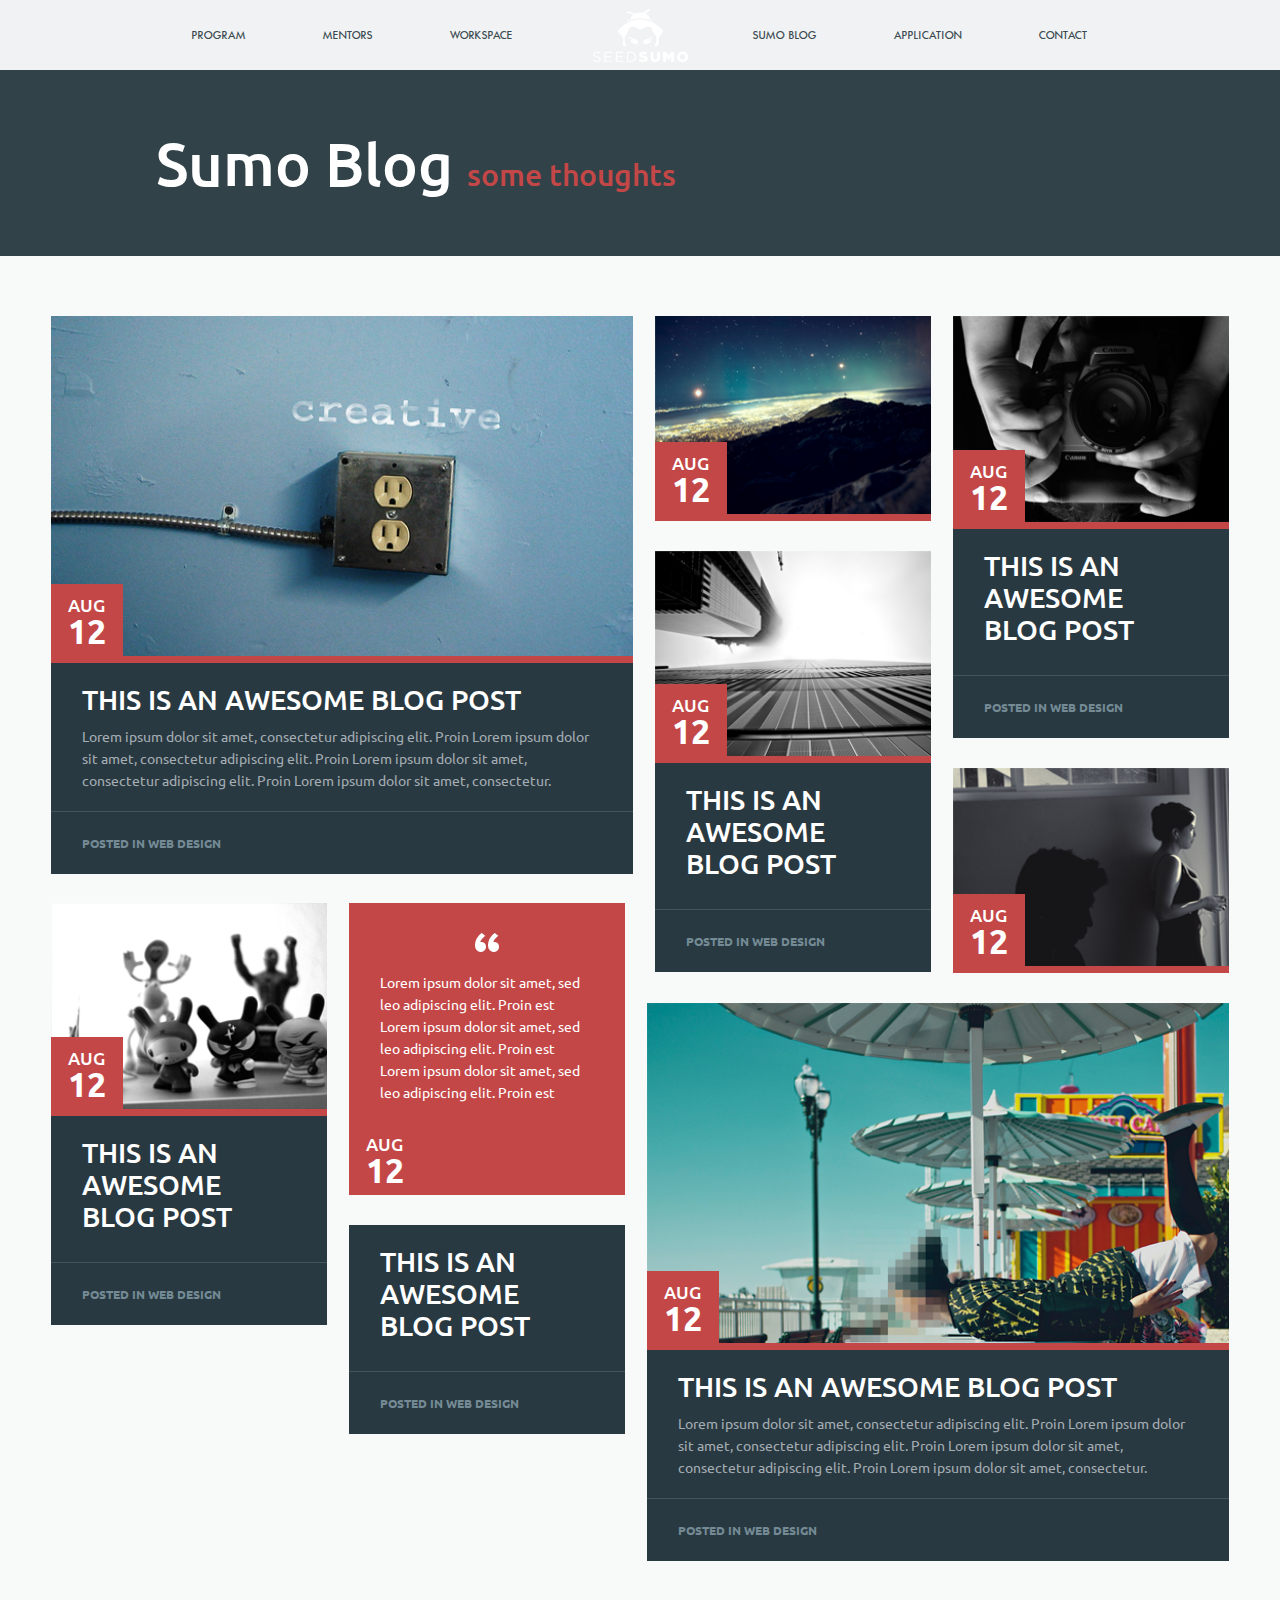
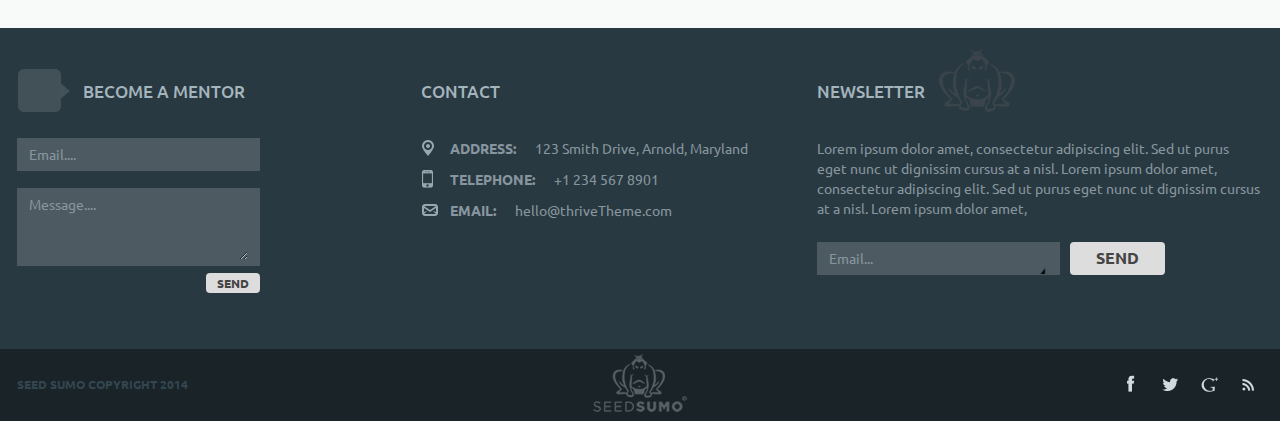
<file: inner3.html>
<!DOCTYPE HTML PUBLIC "-//W3C//DTD HTML 4.01 Transitional//EN" "http://www.w3.org/TR/html4/loose.dtd">
<html>
<head>
<!-- SET: Basic Page Needs -->
<meta charset="utf-8">
<title>INNER 3: Blog Landing</title>
<meta name="description" content="">
<meta name="author" content="">
<!-- END: Basic Page Needs -->

<!-- SET: Mobile Specific Metas --> 
<meta name="viewport" content="width=device-width, initial-scale=1, maximum-scale=1">
<!-- END: Mobile Specific Metas -->

<!-- SET: STYLESHEET -->
<link href='http://fonts.googleapis.com/css?family=Ubuntu:300,400,500,700,300italic,400italic,500italic,700italic' rel='stylesheet' type='text/css'>
<link href="css/fonts.css" rel="stylesheet" type="text/css" media="all">
<link href="css/wp-reset.css" rel="stylesheet" type="text/css" media="all">
<link href="css/meanmenu.css" rel="stylesheet" type="text/css" media="all">
<link href="css/style.css" rel="stylesheet" type="text/css" media="all">
<link href="css/layout.css" rel="stylesheet" type="text/css" media="all">
<!-- END: STYLESHEET -->

<!-- SET: SCRIPTS -->
<script type="text/javascript" src="js/jquery-1.7.2.js"></script>
<script type="text/javascript" src="js/respond.min.js"></script>
<script type="text/javascript" src="js/jquery.easing.min.js"></script>
<script type="text/javascript" src="js/jquery.vgrid.js"></script>
<script type="text/javascript" src="js/jquery.meanmenu.js"></script> 
<script type="text/javascript">
$(function(){
    $(".grid-content").vgrid({
        easing: "easeOutQuint",
        time: 500,
        delay: 30,
        fadeIn: {
            time: 300,
            delay: 50
        }
    });
	
});
</script>
<script type="text/javascript" src="js/masonry.pkgd.js"></script>
<script type="text/javascript" src="js/jquery-ui.js"></script>
<script type="text/javascript" src="js/jQuery.equalHeights.js"></script>
<script type="text/javascript" src="js/all.jquery.settings.js"></script>
<!-- END: SCRIPTS -->

<!-- SET: FAVICON -->
<link rel="shortcut icon" type="image/x-icon" href="images/favicon.ico">
<!-- END: FAVICON -->

</head>

<body>

<!-- SET: WRAPPER -->
<div class="wrapper">

	<!-- SET: HEADER -->
        <div id="header">
        	<div id="nav">
            	<div class="container">
                	<div id="logo">
                        <a href="#" class="aft"><img src="images/logo-n.png" width="131" height="20"></a>
                        <a href="#" class="bef"><img src="images/logo-wh.png" width="131" height="20"></a>
                    </div>
                	<ul class="menu">
                    	<li><a href="#">PROGRAM</a></li>
                        <li><a href="#">MENTORS</a></li>
                        <li><a href="#">WORKSPACE</a></li>
                        <li><a href="#">SUMO BLOG</a></li>
                        <li><a href="#">APPLICATION</a></li>
                        <li><a href="#">CONTACT</a></li>
                    </ul>
                    <i class="clear_0">&nbsp;</i>
                </div>
            </div>
        	
        </div>	
    <!-- END: HEADER -->
    
    <!-- SET: HEADER -->
        <div class="banner smallbanner">
        	<div class="container">
            	<div class="PgeTitle">
                    <h1>Sumo Blog <span>some thoughts</span></h1>
                </div>
            </div>
        </div>	
    <!-- END: HEADER -->
    
    <!-- SET: MAIN CONTENT -->
        <div class="main_content">
        	<div class="threeBox blogSection">
            	<div class="container">
                	<div class="boxContainer">
                    	<div class="Box Box-1">
                        	<div class="BoxIn">
                            	<div class="imgPart">
                                	<a href="#"><img src="images/post-img-41.png" alt=""></a>
                                </div>
                                <div class="textPart">
                                	<div class="date">
                                    	<span>AUG</span>
                                        <b>12</b>
                                    </div>
                                	<div class="PartIn">
                                    	<h5>THIS IS AN AWESOME BLOG POST</h5>
                                        <p>Lorem ipsum dolor sit amet, consectetur adipiscing elit. Proin Lorem ipsum dolor sit amet, consectetur adipiscing elit. Proin Lorem ipsum dolor sit amet, consectetur adipiscing elit. Proin Lorem ipsum dolor sit amet, consectetur. </p>
                                    </div>
                                    <div class="PartIn">
                                    	<p class="author">POSTED IN <a href="#">WEB DESIGN</a></p>
                                    </div>
                                </div>
                            </div>
                        </div>
                        <div class="Box Box-2">
                        	<div class="BoxIn">
                            	<div class="imgPart">
                                	<a href="#"><img src="images/post-img-43.png" alt=""></a>
                                </div>
                                <div class="textPart">
                                	<div class="date">
                                    	<span>AUG</span>
                                        <b>12</b>
                                    </div>
                                </div>
                            </div>
                        </div>
                        <div class="Box Box-3">
                        	<div class="BoxIn">
                            	<div class="imgPart">
                                	<a href="#"><img src="images/post-img-44.png" alt=""></a>
                                </div>
                                <div class="textPart">
                                	<div class="date">
                                    	<span>AUG</span>
                                        <b>12</b>
                                    </div>
                                    <div class="PartIn">
                                    	<h5>THIS IS AN AWESOME BLOG POST</h5>
                                    </div>
                                    <div class="PartIn">
                                    	<p class="author">POSTED IN <a href="#">WEB DESIGN</a></p>
                                    </div>
                                </div>
                            </div>
                        </div>
                        <div class="Box Box-4">
                        	<div class="BoxIn">
                            	<div class="imgPart">
                                	<a href="#"><img src="images/post-img-45.png" alt=""></a>
                                </div>
                                <div class="textPart">
                                	<div class="date">
                                    	<span>AUG</span>
                                        <b>12</b>
                                    </div>
                                    <div class="PartIn">
                                    	<h5>THIS IS AN AWESOME BLOG POST</h5>
                                    </div>
                                    <div class="PartIn">
                                    	<p class="author">POSTED IN <a href="#">WEB DESIGN</a></p>
                                    </div>
                                </div>
                            </div>
                        </div>
                        <div class="Box Box-5">
                        	<div class="BoxIn">
                            	<div class="imgPart">
                                	<a href="#"><img src="images/post-img-46.png" alt=""></a>
                                </div>
                                <div class="textPart">
                                	<div class="date">
                                    	<span>AUG</span>
                                        <b>12</b>
                                    </div>
                                    <!--<div class="PartIn">
                                    	<h5>THIS IS AN AWESOME BLOG POST</h5>
                                    </div>
                                    <div class="PartIn">
                                    	<p class="author">POSTED IN <a href="#">WEB DESIGN</a></p>
                                    </div>-->
                                </div>
                            </div>
                        </div>
                        <div class="Box Box-6">
                        	<div class="BoxIn">
                            	<div class="imgPart">
                                	<a href="#"><img src="images/post-img-47.png" alt=""></a>
                                </div>
                                <div class="textPart">
                                	<div class="date">
                                    	<span>AUG</span>
                                        <b>12</b>
                                    </div>
                                    <div class="PartIn">
                                    	<h5>THIS IS AN AWESOME BLOG POST</h5>
                                    </div>
                                    <div class="PartIn">
                                    	<p class="author">POSTED IN <a href="#">WEB DESIGN</a></p>
                                    </div>
                                </div>
                            </div>
                        </div>
                        <div class="Box Box-7">
                        	<div class="BoxIn">
                            	<!--<div class="imgPart">
                                	<a href="#"><img src="images/post-img-44.png" alt=""></a>
                                </div>-->
                                <div class="textPart">
                                	<div class="date">
                                    	<span>AUG</span>
                                        <b>12</b>
                                    </div>
                                    <div class="PartIn">
                                    	<p>Lorem ipsum dolor sit amet, sed leo  adipiscing elit. Proin est Lorem ipsum dolor sit amet, sed leo  adipiscing elit. Proin est Lorem ipsum dolor sit amet, sed leo  adipiscing elit. Proin est</p>
                                    </div>
                                </div>
                            </div>
                        </div>
                        <div class="Box Box-8">
                        	<div class="BoxIn">
                            	<div class="imgPart">
                                	<a href="#"><img src="images/post-img-42.png" alt=""></a>
                                </div>
                                <div class="textPart">
                                	<div class="date">
                                    	<span>AUG</span>
                                        <b>12</b>
                                    </div>
                                	<div class="PartIn">
                                    	<h5>THIS IS AN AWESOME BLOG POST</h5>
                                        <p>Lorem ipsum dolor sit amet, consectetur adipiscing elit. Proin Lorem ipsum dolor sit amet, consectetur adipiscing elit. Proin Lorem ipsum dolor sit amet, consectetur adipiscing elit. Proin Lorem ipsum dolor sit amet, consectetur. </p>
                                    </div>
                                    <div class="PartIn">
                                    	<p class="author">POSTED IN <a href="#">WEB DESIGN</a></p>
                                    </div>
                                </div>
                            </div>
                        </div>
                        <div class="Box Box-9">
                        	<div class="BoxIn">
                            	<!--<div class="imgPart">
                                	<a href="#"><img src="images/post-img-44.png" alt=""></a>
                                </div>-->
                                <div class="textPart">
                                	<!--<div class="date">
                                    	<span>AUG</span>
                                        <b>12</b>
                                    </div>-->
                                    <div class="PartIn">
                                    	<h5>THIS IS AN AWESOME BLOG POST</h5>
                                    </div>
                                    <div class="PartIn">
                                    	<p class="author">POSTED IN <a href="#">WEB DESIGN</a></p>
                                    </div>
                                </div>
                            </div>
                        </div>
                        <i class="clear_0">&nbsp;</i>
                    </div>
                </div>
            </div>
            <i class="clear_0">&nbsp;</i>
        </div>
    <!-- END: MAIN CONTENT -->
    
    <!-- SET: FOOTER -->
        <div id="footer">
        	<div class="footerTop">
            	<div class="container">
                	<div class="grid-content">
                        <div class="column column-1">
                            <div class="columnIn">
                                <div class="ttl">
                                    <h3>
                                        <span class="ico"><img src="images/icon-1.png" alt=""></span>
                                        <span class="name">BECOME A MENTOR</span>
                                        <i class="clear_0">&nbsp;</i>
                                    </h3>
                                </div>
                                <div class="textPart">
                                    <ul class="contactForm">
                                        <li>
                                            <div class="inputText">
                                                <input type="text" onclick="this.value='';" onfocus="this.select()" onblur="this.value=!this.value?'Email....':this.value;" value="Email....">
                                            </div>
                                        </li>
                                        <li>
                                            <div class="inputText">
                                                <textarea cols="1" rows="1" onclick="this.value='';" onfocus="this.select()" onblur="this.value=!this.value?'Message....':this.value;">Message....</textarea>
                                            </div>
                                        </li>
                                        <li>
                                            <div class="inputBtn">
                                                <input type="button" value="SEND">
                                            </div>
                                        </li>
                                    </ul>
                                </div>
                            </div>
                        </div>
                        <div class="column column-2">
                            <div class="columnIn">
                                <div class="ttl">
                                    <h3>CONTACT</h3>
                                </div>
                                <div class="textPart">
                                    <ul class="iconList">
                                        <li>
                                            <span class="ico"><img src="images/contact-ico-1.png" alt=""></span>
                                            <span><b>ADDRESS:</b> 123 Smith Drive, Arnold, Maryland</span>
                                        </li>
                                        <li>
                                            <span class="ico"><img src="images/contact-ico-2.png" alt=""></span>
                                            <span><b>TELEPHONE:</b> +1 234 567 8901</span>
                                        </li>
                                        <li>
                                            <span class="ico"><img src="images/contact-ico-3.png" alt=""></span>
                                            <span><b>EMAIL:</b> <a href="mailto:hello@thriveTheme.com">hello@thriveTheme.com</a></span>
                                        </li>
                                    </ul>
                                </div>
                            </div>
                        </div>
                        <div class="column column-3">
                            <div class="columnIn">
                                <div class="ttl">
                                    <h3>
                                        <span class="name">NEWSLETTER</span>
                                        <span class="ico"><img src="images/icon-2.png" alt=""></span>
                                        <i class="clear_0">&nbsp;</i>
                                    </h3>
                                </div>
                                <div class="textPart">
                                    <p>Lorem ipsum dolor amet, consectetur adipiscing elit. Sed ut purus eget nunc ut dignissim cursus at a nisl. Lorem ipsum dolor amet, consectetur adipiscing elit. Sed ut purus eget nunc ut dignissim cursus at a nisl. Lorem ipsum dolor amet, </p>
                                    <div class="inputBox">
                                        <div class="inputText">
                                            <input type="text" onclick="this.value='';" onfocus="this.select()" onblur="this.value=!this.value?'Email....':this.value;" value="Email...">
                                        </div>
                                        <div class="inputBtn">
                                            <input type="button" value="SEND">
                                        </div>
                                    </div>
                                </div>
                            </div>
                        </div>
                    </div>
                    <i class="clear_0">&nbsp;</i>
                </div>
            </div>
            <div class="footerBot">
            	<div class="container">
                	<p class="copy">SEED SUMO  COPYRIGHT 2014</p>
                    <div class="footerLogo">
                    	<a href="#"><img src="images/footer-logo.png" alt=""></a>
                    </div>
                    <div class="socialLinks">
                    	<ul>
                        	<li><a href="#"><img src="images/social-ico-1.png" width="30" height="30" alt=""></a></li>
                            <li><a href="#"><img src="images/social-ico-2.png" width="30" height="30" alt=""></a></li>
                            <li><a href="#"><img src="images/social-ico-3.png" width="30" height="30" alt=""></a></li>
                            <li><a href="#"><img src="images/social-ico-4.png" width="30" height="30" alt=""></a></li>
                        </ul>
                        <i class="clear_0">&nbsp;</i>
                    </div>
                    <i class="clear_0">&nbsp;</i>
                </div>
            </div>
        </div>
    <!-- END: FOOTER -->
	
</div>
<!-- END: WRAPPER -->

</body>
</html>
</file>
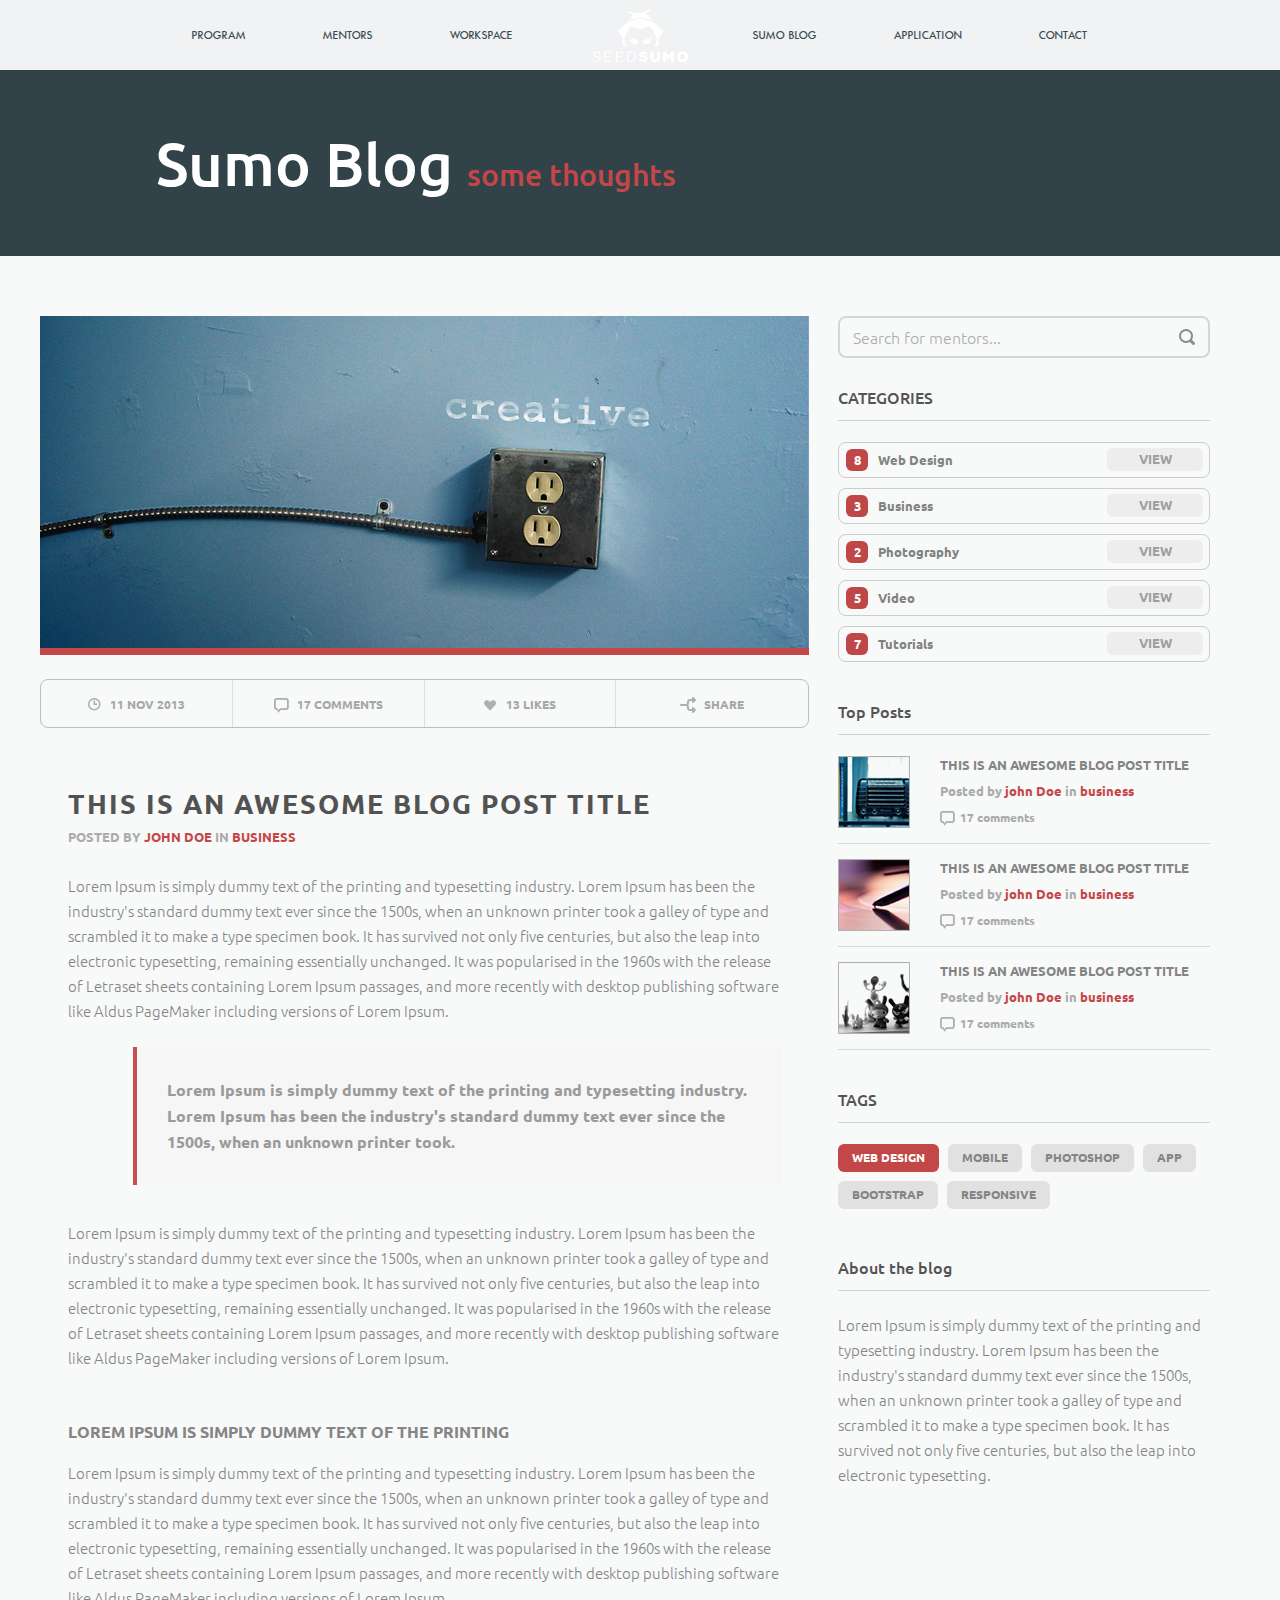
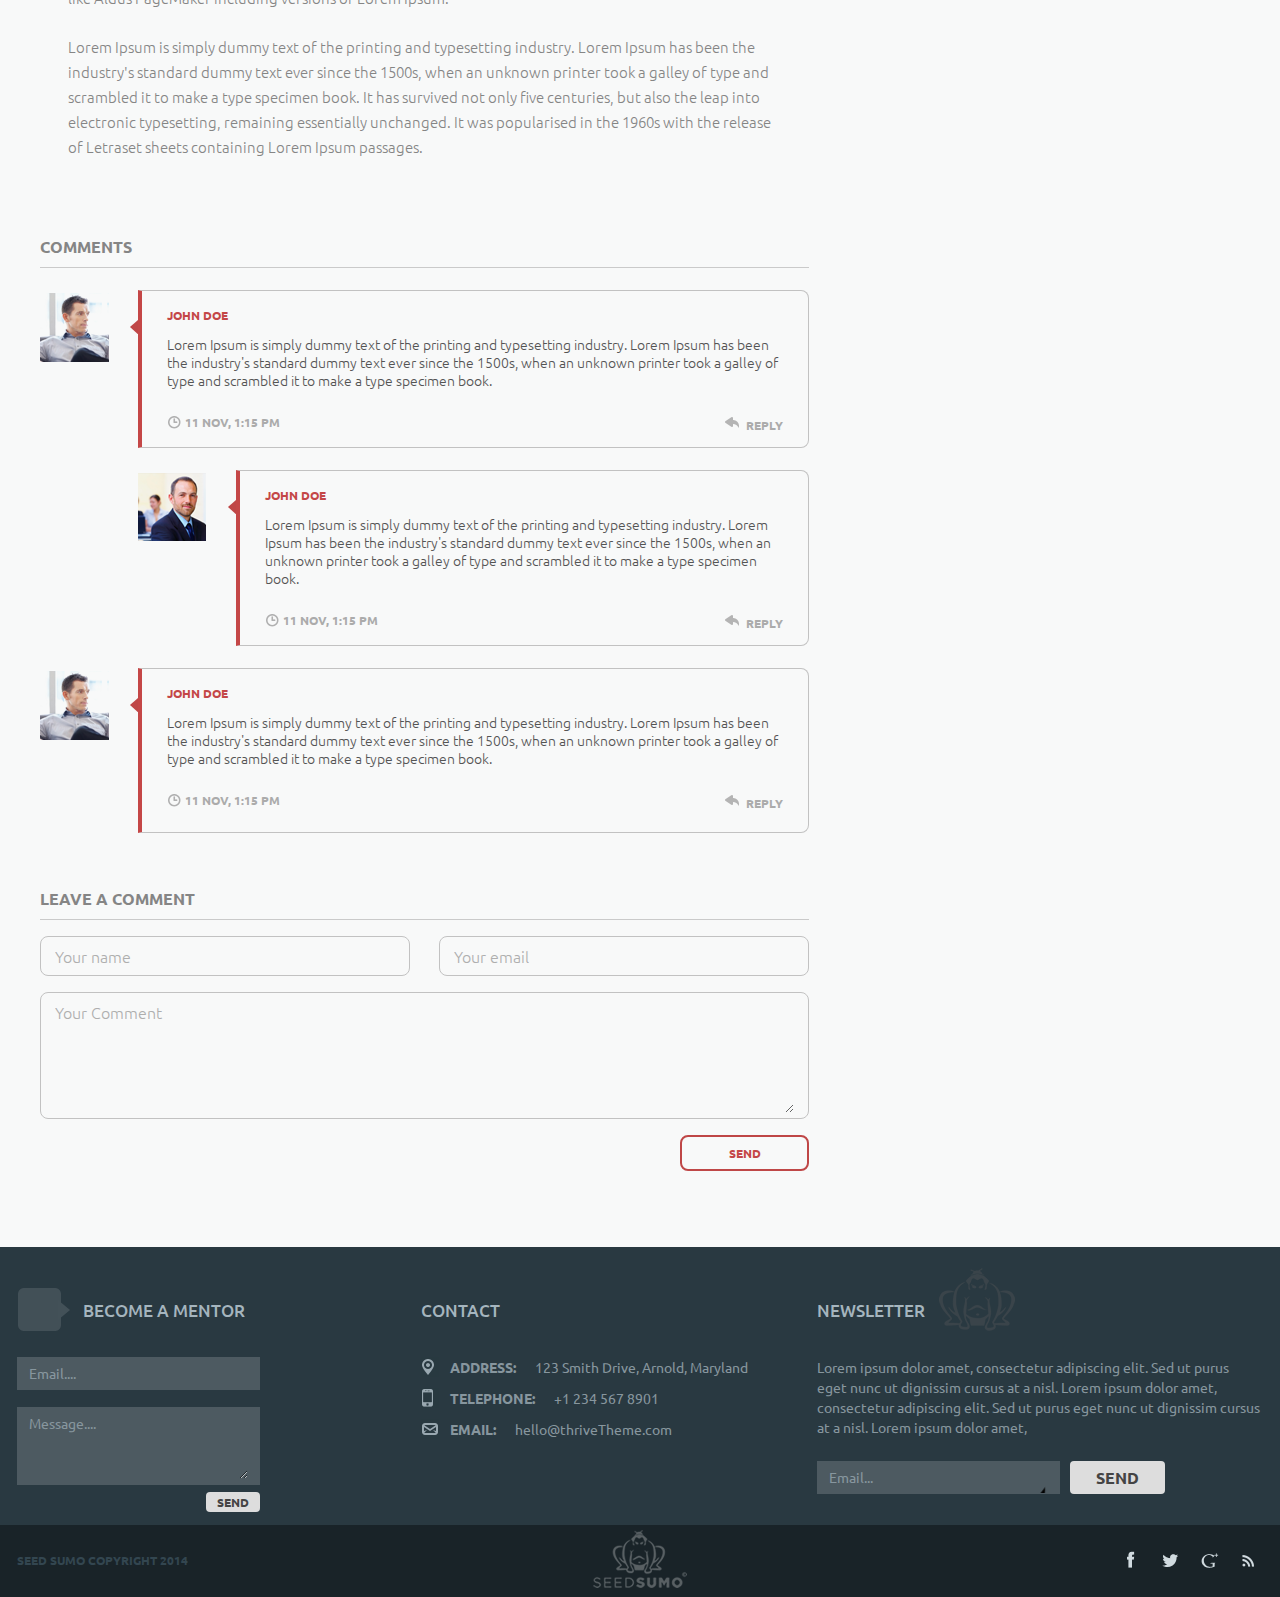
<file: inner4.html>
<!DOCTYPE HTML PUBLIC "-//W3C//DTD HTML 4.01 Transitional//EN" "http://www.w3.org/TR/html4/loose.dtd">
<html>
<head>
<!-- SET: Basic Page Needs -->
<meta charset="utf-8">
<title>INNER 4: Blog Single</title>
<meta name="description" content="">
<meta name="author" content="">
<!-- END: Basic Page Needs -->

<!-- SET: Mobile Specific Metas --> 
<meta name="viewport" content="width=device-width, initial-scale=1, maximum-scale=1">
<!-- END: Mobile Specific Metas -->

<!-- SET: STYLESHEET -->
<link href='http://fonts.googleapis.com/css?family=Ubuntu:300,400,500,700,300italic,400italic,500italic,700italic' rel='stylesheet' type='text/css'>
<link href="css/fonts.css" rel="stylesheet" type="text/css" media="all">
<link href="css/wp-reset.css" rel="stylesheet" type="text/css" media="all">
<link href="css/meanmenu.css" rel="stylesheet" type="text/css" media="all">
<link href="css/style.css" rel="stylesheet" type="text/css" media="all">
<link href="css/layout.css" rel="stylesheet" type="text/css" media="all">
<!-- END: STYLESHEET -->

<!-- SET: SCRIPTS -->
<script type="text/javascript" src="js/jquery-1.7.2.js"></script>
<script type="text/javascript" src="js/respond.min.js"></script>
<script type="text/javascript" src="js/jquery.easing.min.js"></script>
<script type="text/javascript" src="js/jquery.vgrid.js"></script>
<script type="text/javascript" src="js/jquery.meanmenu.js"></script> 
<script type="text/javascript">
$(function(){
    $(".grid-content").vgrid({
        easing: "easeOutQuint",
        time: 500,
        delay: 30,
        fadeIn: {
            time: 300,
            delay: 50
        }
    });
	
});
</script>
<script type="text/javascript" src="js/masonry.pkgd.js"></script>
<script type="text/javascript" src="js/jquery-ui.js"></script>
<script type="text/javascript" src="js/jQuery.equalHeights.js"></script>
<script type="text/javascript" src="js/all.jquery.settings.js"></script>
<!-- END: SCRIPTS -->

<!-- SET: FAVICON -->
<link rel="shortcut icon" type="image/x-icon" href="images/favicon.ico">
<!-- END: FAVICON -->

</head>

<body>

<!-- SET: WRAPPER -->
<div class="wrapper">

	<!-- SET: HEADER -->
        <div id="header">
        	<div id="nav">
            	<div class="container">
                	<div id="logo">
                        <a href="#" class="aft"><img src="images/logo-n.png" width="131" height="20"></a>
                        <a href="#" class="bef"><img src="images/logo-wh.png" width="131" height="20"></a>
                    </div>
                	<ul class="menu">
                    	<li><a href="#">PROGRAM</a></li>
                        <li><a href="#">MENTORS</a></li>
                        <li><a href="#">WORKSPACE</a></li>
                        <li><a href="#">SUMO BLOG</a></li>
                        <li><a href="#">APPLICATION</a></li>
                        <li><a href="#">CONTACT</a></li>
                    </ul>
                    <i class="clear_0">&nbsp;</i>
                </div>
            </div>
        	
        </div>	
    <!-- END: HEADER -->
    
    <!-- SET: HEADER -->
        <div class="banner smallbanner">
        	<div class="container">
            	<div class="PgeTitle">
                    <h1>Sumo Blog <span>some thoughts</span></h1>
                </div>
            </div>
        </div>	
    <!-- END: HEADER -->
    
    <!-- SET: MAIN CONTENT -->
        <div class="main_content">
        	<div class="threeBox blogSection">
            	<div class="container">
                	<div class="grid-content">
                        <div class="lftSection">	
                            <div class="postContent">
                                <div class="imgPart">
                                    <a href="#"><img src="images/blog-img-1.png"></a>
                                </div>
                                <div class="postOptions">
                                    <div class="OptionsIn">
                                        <ul>
                                            <li>
                                                <span>
                                                    <a href="#">
                                                        <span class="ico"><img src="images/opt-ico-1.png" alt=""></span>
                                                        <span class="name">11 nov  2013</span>
                                                    </a>
                                                </span>
                                            </li>
                                            <li>
                                                <span>
                                                    <a href="#">
                                                        <span class="ico"><img src="images/opt-ico-2.png" alt=""></span>
                                                        <span class="name">17 Comments</span>
                                                    </a>
                                                </span>
                                            </li>
                                            <li>
                                                <span>
                                                    <a href="#">
                                                        <span class="ico"><img src="images/opt-ico-3.png" alt=""></span>
                                                        <span class="name">13 Likes</span>
                                                    </a>
                                                </span>
                                            </li>
                                            <li>
                                                <span>
                                                    <a href="#">
                                                        <span class="ico"><img src="images/opt-ico-4.png" alt=""></span>
                                                        <span class="name">share</span>
                                                    </a>
                                                </span>
                                            </li>
                                        </ul>
                                        <i class="clear_0">&nbsp;</i>
                                    </div>
                                </div>
                                <div class="textPart">
                                    <h2><a href="#">This is an awesome blog post title</a></h2>
                                    <h6 class="date">Posted by <a href="#">john Doe</a> in <a hre#>business</a></h6>
                                    <p>Lorem Ipsum is simply dummy text of the printing and typesetting industry. Lorem Ipsum has been the industry's standard dummy text ever since the 1500s, when an unknown printer took a galley of type and scrambled it to make a type specimen book. It has survived not only five centuries, but also the leap into electronic typesetting, remaining essentially unchanged. It was popularised in the 1960s with the release of Letraset sheets containing Lorem Ipsum passages, and more recently with desktop publishing software like Aldus PageMaker including versions of Lorem Ipsum.</p>
                                    <blockquote>Lorem Ipsum is simply dummy text of the printing and typesetting industry. Lorem Ipsum has been the industry's standard dummy text ever since the 1500s, when an unknown printer took.</blockquote>
                                    <p>Lorem Ipsum is simply dummy text of the printing and typesetting industry. Lorem Ipsum has been the industry's standard dummy text ever since the 1500s, when an unknown printer took a galley of type and scrambled it to make a type specimen book. It has survived not only five centuries, but also the leap into electronic typesetting, remaining essentially unchanged. It was popularised in the 1960s with the release of Letraset sheets containing Lorem Ipsum passages, and more recently with desktop publishing software like Aldus PageMaker including versions of Lorem Ipsum.</p>
                                    <br>
                                    <h3>Lorem Ipsum is simply dummy text of the printing</h3>
                                    <p>Lorem Ipsum is simply dummy text of the printing and typesetting industry. Lorem Ipsum has been the industry's standard dummy text ever since the 1500s, when an unknown printer took a galley of type and scrambled it to make a type specimen book. It has survived not only five centuries, but also the leap into electronic typesetting, remaining essentially unchanged. It was popularised in the 1960s with the release of Letraset sheets containing Lorem Ipsum passages, and more recently with desktop publishing software like Aldus PageMaker including versions of Lorem Ipsum.</p>
                                    <p>Lorem Ipsum is simply dummy text of the printing and typesetting industry. Lorem Ipsum has been the industry's standard dummy text ever since the 1500s, when an unknown printer took a galley of type and scrambled it to make a type specimen book. It has survived not only five centuries, but also the leap into electronic typesetting, remaining essentially unchanged. It was popularised in the 1960s with the release of Letraset sheets containing Lorem Ipsum passages.</p>
                                </div>
                                <div class="commentSect">
                                    <h3>Comments</h3>
                                    <div class="comments">
                                        <div class="imgPart">
                                            <a href="#"><img src="images/comments-img-1.png" alt=""></a>
                                        </div>
                                        <div class="textPart">
                                            <div class="PartIn">
                                                <h6>John Doe</h6>
                                                <p>Lorem Ipsum is simply dummy text of the printing and typesetting industry. Lorem Ipsum has been the industry's standard dummy text ever since the 1500s, when an unknown printer took a galley of type and scrambled it to make a type specimen book.</p>
                                                <p class="date-n">11 nov, 1:15 pm</p>
                                                <a href="#" class="relpyLink">reply</a>
                                            </div>
                                            <div class="comments">
                                                <div class="imgPart">
                                                    <a href="#"><img src="images/comments-img-2.png" alt=""></a>
                                                </div>
                                                <div class="textPart">
                                                    <div class="PartIn">
                                                        <h6>John Doe</h6>
                                                        <p>Lorem Ipsum is simply dummy text of the printing and typesetting industry. Lorem Ipsum has been the industry's standard dummy text ever since the 1500s, when an unknown printer took a galley of type and scrambled it to make a type specimen book.</p>
                                                        <p class="date-n">11 nov, 1:15 pm</p>
                                                        <a href="#" class="relpyLink">reply</a>
                                                    </div>
                                                </div>
                                            </div>
                                            <i class="clear_0">&nbsp;</i>
                                        </div>
                                    </div>
                                    <div class="comments">
                                        <div class="imgPart">
                                            <a href="#"><img src="images/comments-img-1.png" alt=""></a>
                                        </div>
                                        <div class="textPart">
                                            <div class="PartIn">
                                                <h6>John Doe</h6>
                                                <p>Lorem Ipsum is simply dummy text of the printing and typesetting industry. Lorem Ipsum has been the industry's standard dummy text ever since the 1500s, when an unknown printer took a galley of type and scrambled it to make a type specimen book.</p>
                                                <p class="date-n">11 nov, 1:15 pm</p>
                                                <a href="#" class="relpyLink">reply</a>
                                                <i class="clear_0">&nbsp;</i>
                                            </div>
                                            <i class="clear_0">&nbsp;</i>
                                        </div>
                                    </div>
                                </div>
                                <div class="commentSect">
                                    <h3>Leave a Comment</h3>
                                    <ul class="formList">
                                        <li>
                                            <div class="halfSect flt_Lt">
                                                <div class="inputText">
                                                    <input type="text" onclick="this.value='';" onfocus="this.select()" onblur="this.value=!this.value?'Your name':this.value;" value="Your name">
                                                </div>
                                            </div>
                                            <div class="halfSect flt_Rt">
                                                <div class="inputText">
                                                    <input type="text" onclick="this.value='';" onfocus="this.select()" onblur="this.value=!this.value?'Your email':this.value;" value="Your email">
                                                </div>
                                            </div>
                                            <i class="clear_0">&nbsp;</i>
                                        </li>
                                        <li>
                                            <div class="fullSect">
                                                <div class="inputText">
                                                    <textarea cols="1" rows="1" onclick="this.value='';" onfocus="this.select()" onblur="this.value=!this.value?'Your Comment':this.value;">Your Comment</textarea>
                                                </div>
                                            </div>
                                        </li>
                                        <li>
                                            <div class="inputBtn">
                                                <input type="button" value="Send">
                                            </div>
                                        </li>
                                    </ul>
                                </div>
                            </div>
                        </div>
                        <div class="sideBar">
                            <div class="inputText">
                                <input type="text" onclick="this.value='';" onfocus="this.select()" onblur="this.value=!this.value?'Search for mentors...':this.value;" value="Search for mentors...">	
                                <input type="button" class="inputBtn">
                                <i class="clear_0">&nbsp;</i>
                            </div>
                            <div class="sideBox categoriesList">
                                <h4>CATEGORIES</h4>
                                <ul>
                                    <li>
                                        <div class="textIn">
                                            <span class="num">8</span>
                                            <span class="name">Web Design</span>
                                            <a href="#" class="view-btn">View</a>
                                            <i class="clear_0">&nbsp;</i>
                                        </div>
                                    </li>
                                    <li>
                                        <div class="textIn">
                                            <span class="num">3</span>
                                            <span class="name">Business</span>
                                            <a href="#" class="view-btn">View</a>
                                            <i class="clear_0">&nbsp;</i>
                                        </div>
                                    </li>
                                    <li>
                                        <div class="textIn">
                                            <span class="num">2</span>
                                            <span class="name">Photography</span>
                                            <a href="#" class="view-btn">View</a>
                                            <i class="clear_0">&nbsp;</i>
                                        </div>
                                    </li>
                                    <li>
                                        <div class="textIn">
                                            <span class="num">5</span>
                                            <span class="name">Video</span>
                                            <a href="#" class="view-btn">View</a>
                                            <i class="clear_0">&nbsp;</i>
                                        </div>
                                    </li>
                                    <li>
                                        <div class="textIn">
                                            <span class="num">7</span>
                                            <span class="name">Tutorials</span>
                                            <a href="#" class="view-btn">View</a>
                                            <i class="clear_0">&nbsp;</i>
                                        </div>
                                    </li>
                                </ul> 
                                <i class="clear_0">&nbsp;</i>
                            </div>
                            <div class="sideBox PostsList">
                                <h4>Top Posts</h4>
                                <ul>
                                    <li>
                                        <div class="post-row">
                                            <div class="imgPart">
                                                <a href="#"><img src="images/post-thumb-1.png" alt=""></a>
                                            </div>
                                            <div class="textPart">
                                                <h5><a href="#">This is an awesome blog post title</a></h5>
                                                <h6 class="date">Posted by <a href="#">john Doe</a> in <a hre#>business</a></h6>
                                                <a href="#" class="comments-link">17 comments</a>
                                            </div>
                                        </div>
                                    </li>
                                    <li>
                                        <div class="post-row">
                                            <div class="imgPart">
                                                <a href="#"><img src="images/post-thumb-2.png" alt=""></a>
                                            </div>
                                            <div class="textPart">
                                                <h5><a href="#">This is an awesome blog post title</a></h5>
                                                <h6 class="date">Posted by <a href="#">john Doe</a> in <a hre#>business</a></h6>
                                                <a href="#" class="comments-link">17 comments</a>
                                            </div>
                                        </div>
                                    </li>
                                    <li>
                                        <div class="post-row">
                                            <div class="imgPart">
                                                <a href="#"><img src="images/post-thumb-3.png" alt=""></a>
                                            </div>
                                            <div class="textPart">
                                                <h5><a href="#">This is an awesome blog post title</a></h5>
                                                <h6 class="date">Posted by <a href="#">john Doe</a> in <a hre#>business</a></h6>
                                                <a href="#" class="comments-link">17 comments</a>
                                            </div>
                                        </div>
                                    </li>
                                </ul> 
                                <i class="clear_0">&nbsp;</i>
                            </div>
                            <div class="sideBox tagList">
                                <h4>TAGS</h4>
                                <ul>
                                    <li class="active"><a href="#">Web Design</a></li>
                                    <li><a href="#">Mobile</a></li>
                                    <li><a href="#">Photoshop</a></li>
                                    <li><a href="#">App</a></li>
                                    <li><a href="#">Bootstrap</a></li>
                                    <li><a href="#">Responsive</a></li>
                                </ul> 
                                <i class="clear_0">&nbsp;</i>
                            </div>
                            <div class="sideBox">
                                <h4>About the blog</h4>
                                <div class="textBox">
                                    <p>Lorem Ipsum is simply dummy text of the printing and typesetting industry. Lorem Ipsum has been the industry's standard dummy text ever since the 1500s, when an unknown printer took a galley of type and scrambled it to make a type specimen book. It has survived not only five centuries, but also the leap into electronic typesetting.</p>
                                </div>
                                <i class="clear_0">&nbsp;</i>
                            </div>
                        </div>
                    </div>
                    <i class="clear_0">&nbsp;</i>
                </div>
            </div>
            <i class="clear_0">&nbsp;</i>
        </div>
    <!-- END: MAIN CONTENT -->
    
    <!-- SET: FOOTER -->
        <div id="footer">
        	<div class="footerTop">
            	<div class="container">
                	<div id="Container3">
                        <div class="column column-1">
                            <div class="columnIn">
                                <div class="ttl">
                                    <h3>
                                        <span class="ico"><img src="images/icon-1.png" alt=""></span>
                                        <span class="name">BECOME A MENTOR</span>
                                        <i class="clear_0">&nbsp;</i>
                                    </h3>
                                </div>
                                <div class="textPart">
                                    <ul class="contactForm">
                                        <li>
                                            <div class="inputText">
                                                <input type="text" onclick="this.value='';" onfocus="this.select()" onblur="this.value=!this.value?'Email....':this.value;" value="Email....">
                                            </div>
                                        </li>
                                        <li>
                                            <div class="inputText">
                                                <textarea cols="1" rows="1" onclick="this.value='';" onfocus="this.select()" onblur="this.value=!this.value?'Message....':this.value;">Message....</textarea>
                                            </div>
                                        </li>
                                        <li>
                                            <div class="inputBtn">
                                                <input type="button" value="SEND">
                                            </div>
                                        </li>
                                    </ul>
                                </div>
                            </div>
                        </div>
                        <div class="column column-2">
                            <div class="columnIn">
                                <div class="ttl">
                                    <h3>CONTACT</h3>
                                </div>
                                <div class="textPart">
                                    <ul class="iconList">
                                        <li>
                                            <span class="ico"><img src="images/contact-ico-1.png" alt=""></span>
                                            <span><b>ADDRESS:</b> 123 Smith Drive, Arnold, Maryland</span>
                                        </li>
                                        <li>
                                            <span class="ico"><img src="images/contact-ico-2.png" alt=""></span>
                                            <span><b>TELEPHONE:</b> +1 234 567 8901</span>
                                        </li>
                                        <li>
                                            <span class="ico"><img src="images/contact-ico-3.png" alt=""></span>
                                            <span><b>EMAIL:</b> <a href="mailto:hello@thriveTheme.com">hello@thriveTheme.com</a></span>
                                        </li>
                                    </ul>
                                </div>
                            </div>
                        </div>
                        <div class="column column-3">
                            <div class="columnIn">
                                <div class="ttl">
                                    <h3>
                                        <span class="name">NEWSLETTER</span>
                                        <span class="ico"><img src="images/icon-2.png" alt=""></span>
                                        <i class="clear_0">&nbsp;</i>
                                    </h3>
                                </div>
                                <div class="textPart">
                                    <p>Lorem ipsum dolor amet, consectetur adipiscing elit. Sed ut purus eget nunc ut dignissim cursus at a nisl. Lorem ipsum dolor amet, consectetur adipiscing elit. Sed ut purus eget nunc ut dignissim cursus at a nisl. Lorem ipsum dolor amet, </p>
                                    <div class="inputBox">
                                        <div class="inputText">
                                            <input type="text" onclick="this.value='';" onfocus="this.select()" onblur="this.value=!this.value?'Email....':this.value;" value="Email...">
                                        </div>
                                        <div class="inputBtn">
                                            <input type="button" value="SEND">
                                        </div>
                                    </div>
                                </div>
                            </div>
                        </div>
                    </div>
                    <i class="clear_0">&nbsp;</i>
                </div>
            </div>
            <div class="footerBot">
            	<div class="container">
                	<p class="copy">SEED SUMO  COPYRIGHT 2014</p>
                    <div class="footerLogo">
                    	<a href="#"><img src="images/footer-logo.png" alt=""></a>
                    </div>
                    <div class="socialLinks">
                    	<ul>
                        	<li><a href="#"><img src="images/social-ico-1.png" width="30" height="30" alt=""></a></li>
                            <li><a href="#"><img src="images/social-ico-2.png" width="30" height="30" alt=""></a></li>
                            <li><a href="#"><img src="images/social-ico-3.png" width="30" height="30" alt=""></a></li>
                            <li><a href="#"><img src="images/social-ico-4.png" width="30" height="30" alt=""></a></li>
                        </ul>
                        <i class="clear_0">&nbsp;</i>
                    </div>
                    <i class="clear_0">&nbsp;</i>
                </div>
            </div>
        </div>
    <!-- END: FOOTER -->
	
</div>
<!-- END: WRAPPER -->

</body>
</html>
</file>
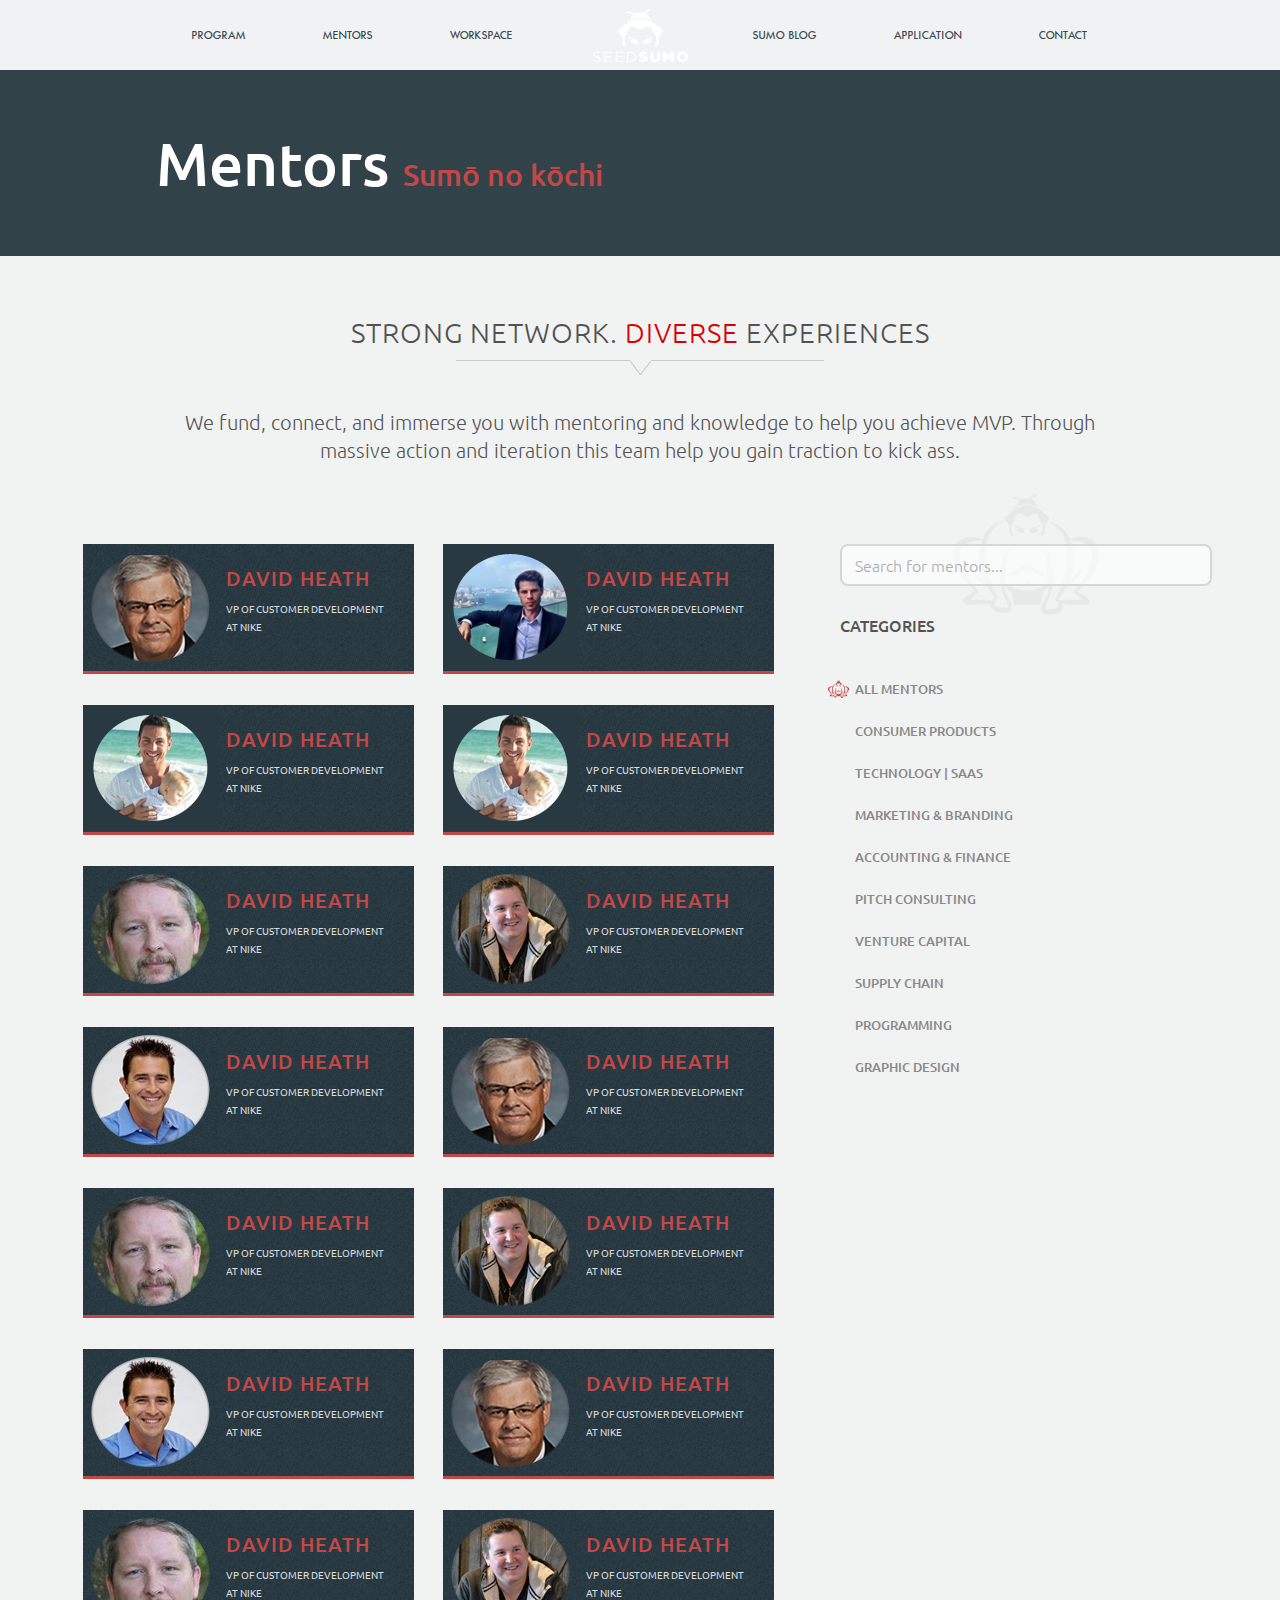
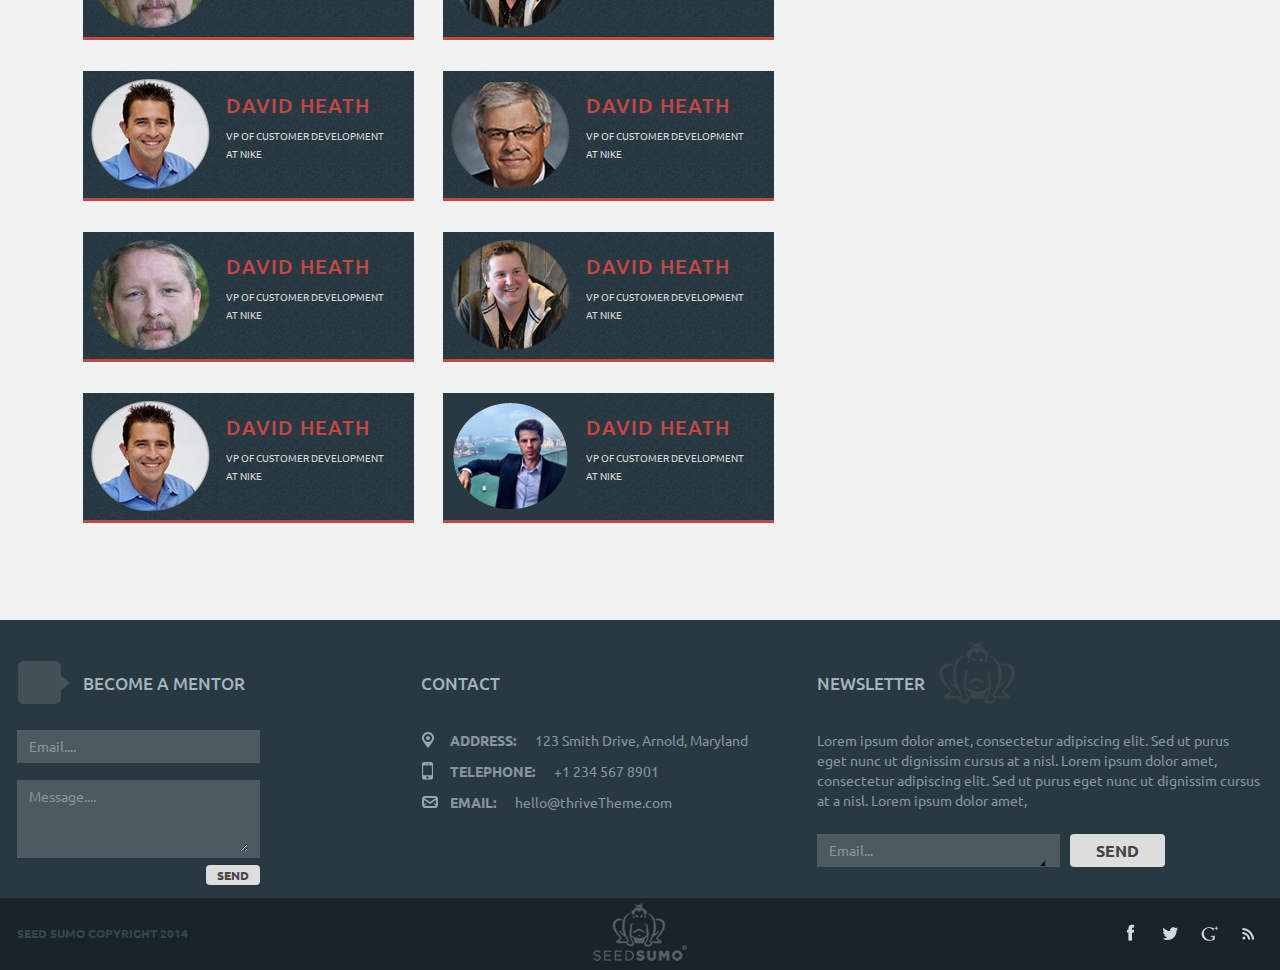
<file: inner5.html>
<!DOCTYPE HTML PUBLIC "-//W3C//DTD HTML 4.01 Transitional//EN" "http://www.w3.org/TR/html4/loose.dtd">
<html>
<head>
<!-- SET: Basic Page Needs -->
<meta charset="utf-8">
<title>INNER 5: Mentors</title>
<meta name="description" content="">
<meta name="author" content="">
<!-- END: Basic Page Needs -->

<!-- SET: Mobile Specific Metas --> 
<meta name="viewport" content="width=device-width, initial-scale=1, maximum-scale=1">
<!-- END: Mobile Specific Metas -->

<!-- SET: STYLESHEET -->
<link href='http://fonts.googleapis.com/css?family=Ubuntu:300,400,500,700,300italic,400italic,500italic,700italic' rel='stylesheet' type='text/css'>
<link href="css/fonts.css" rel="stylesheet" type="text/css" media="all">
<link href="css/wp-reset.css" rel="stylesheet" type="text/css" media="all">
<link href="css/meanmenu.css" rel="stylesheet" type="text/css" media="all">
<link href="css/style.css" rel="stylesheet" type="text/css" media="all">
<link href="css/layout.css" rel="stylesheet" type="text/css" media="all">
<!-- END: STYLESHEET -->

<!-- SET: SCRIPTS -->
<script type="text/javascript" src="js/jquery-1.7.2.js"></script>
<script type="text/javascript" src="js/respond.min.js"></script>
<script type="text/javascript" src="js/jquery.easing.min.js"></script>
<script type="text/javascript" src="js/jquery.vgrid.js"></script>
<script type="text/javascript" src="js/jquery.meanmenu.js"></script> 
<script type="text/javascript">
$(function(){
    $(".grid-content").vgrid({
        easing: "easeOutQuint",
        time: 500,
        delay: 30,
        fadeIn: {
            time: 300,
            delay: 50
        }
    });
	
});
</script>
<script type="text/javascript" src="js/masonry.pkgd.js"></script>
<script type="text/javascript" src="js/jquery-ui.js"></script>
<script type="text/javascript" src="js/jQuery.equalHeights.js"></script>
<script type="text/javascript" src="js/all.jquery.settings.js"></script>
<!-- END: SCRIPTS -->

<!-- SET: FAVICON -->
<link rel="shortcut icon" type="image/x-icon" href="images/favicon.ico">
<!-- END: FAVICON -->

</head>

<body>

<!-- SET: WRAPPER -->
<div class="wrapper">

	<!-- SET: HEADER -->
        <div id="header">
        	<div id="nav">
            	<div class="container">
                	<div id="logo">
                        <a href="#" class="aft"><img src="images/logo-n.png" width="131" height="20"></a>
                        <a href="#" class="bef"><img src="images/logo-wh.png" width="131" height="20"></a>
                    </div>
                	<ul class="menu">
                    	<li><a href="#">PROGRAM</a></li>
                        <li><a href="#">MENTORS</a></li>
                        <li><a href="#">WORKSPACE</a></li>
                        <li><a href="#">SUMO BLOG</a></li>
                        <li><a href="#">APPLICATION</a></li>
                        <li><a href="#">CONTACT</a></li>
                    </ul>
                    <i class="clear_0">&nbsp;</i>                	
                </div>
            </div>
        	
        </div>	
    <!-- END: HEADER -->
    
    <!-- SET: HEADER -->
        <div class="banner smallbanner">
        	<div class="container">
            	<div class="PgeTitle">
                    <h1>Mentors <span>Sumō no kōchi</span></h1>
                </div>
            </div>
        </div>	
    <!-- END: HEADER -->
    
    <!-- SET: MAIN CONTENT -->
        <div class="main_content mentors_content">
        	<div class="threeBox">
            	<div class="container">
                	<h5 class="post-ttl">STRONG NETWORK. <span>DIVERSE</span> EXPERIENCES</h5>
                    <div class="midSect">
                    	<p>We fund, connect, and immerse you with mentoring and knowledge to help you achieve MVP. Through massive action and iteration this team help you gain traction to kick ass.</p>
                    </div>
                    <i class="clear_0">&nbsp;</i>
                    <div class="wrap">
                    	<div id="tabs" class="lftSection">
                        	<div class="wrap">
                            	<div class="halfSect">
                                	<div class="imgPart">
                                    	<a href="#"><img src="images/mentors-img-1.png" alt=""></a>
                                    </div>
                                    <div class="textPart">
                                    	<h4>DAVID HEATH</a></h4>
                                        <p class="author">VP OF CUSTOMER DEVELOPMENT AT NIKE <span>(RETIRED)</span></p>
                                    </div>
                                    <i class="clear_0">&nbsp;</i>
                                </div>
                                <div class="hiddenBox">
                                    <div class="BoxIn row-1">
                                        <div class="imgPart">
                                            <a href="#"><img src="images/mentors-img-1.png" alt=""></a>
                                        </div>
                                        <div class="textPart">
                                            <h4>DAVID HEATH</h4>
                                            <p class="author">VP OF CUSTOMER DEVELOPMENT AT NIKE <span>(RETIRED)</span></p>
                                        </div>
                                        <i class="clear_0">&nbsp;</i>
                                    </div>
                                    <div class="BoxIn row-2">
                                        <h4>Tenured Nike Executive</h4>
                                        <p>David Heath is a 34-year veteran of the sporting goods, footwear and apparel industry. He retired as VP of Global Sales from Nike, Inc., in 2009. Over his nearly 20-year Nike career, David was responsible for the commercial organization’s sales of footwear, apparel and equipment in all global regions.</p>
                                        <p>Prior to working for Nike, David spent eight years in various positions with Adidas USA and its distributors. He w, Texas, and have two sons.From Seed Sumo: “David is an enormous addition to our team. His knowledge and experience </p>
                                    </div>
                                    <div class="BoxIn">
                                        <div class="flt_Lt">
                                            <p class="tagLinks"><a href="#">CONSUMER</a> | <a href="#">MARKETING</a> | <a href="#">STRATEGY</a>  | <a href="#">BRANDING</a>  | <a href="#">SUPPLY CHAIN</a></p>
                                        </div>
                                        <div class="socialLinks">
                                            <ul>
                                                <li><a href="#"><img src="images/social-ico-1.png" width="30" height="30" alt=""></a></li>
                                                <li><a href="#"><img src="images/social-ico-2.png" width="30" height="30" alt=""></a></li>
                                                <li><a href="#"><img src="images/social-ico-3.png" width="30" height="30" alt=""></a></li>
                                                <li><a href="#"><img src="images/social-ico-4.png" width="30" height="30" alt=""></a></li>
                                            </ul>
                                            <i class="clear_0">&nbsp;</i>
                                        </div>
                                        <i class="clear_0">&nbsp;</i>
                                    </div>
                                    <span class="close-btn">&nbsp;</span>
                                </div>
                                <div class="halfSect">
                                	<div class="imgPart">
                                    	<a href="#"><img src="images/mentors-img-2.png" alt=""></a>
                                    </div>
                                    <div class="textPart">
                                    	<h4>DAVID HEATH</h4>
                                        <p class="author">VP OF CUSTOMER DEVELOPMENT AT NIKE <span>(RETIRED)</span></p>
                                    </div>
                                    <i class="clear_0">&nbsp;</i>
                                </div>
                                <div class="hiddenBox">
                                    	<div class="BoxIn row-1">
                                        	<div class="imgPart">
                                                <a href="#"><img src="images/mentors-img-2.png" alt=""></a>
                                            </div>
                                            <div class="textPart">
                                                <h4>DAVID HEATH</h4>
                                                <p class="author">VP OF CUSTOMER DEVELOPMENT AT NIKE <span>(RETIRED)</span></p>
                                            </div>
                                            <i class="clear_0">&nbsp;</i>
                                        </div>
                                        <div class="BoxIn row-2">
                                            <h4>Tenured Nike Executive</h4>
                                            <p>David Heath is a 34-year veteran of the sporting goods, footwear and apparel industry. He retired as VP of Global Sales from Nike, Inc., in 2009. Over his nearly 20-year Nike career, David was responsible for the commercial organization’s sales of footwear, apparel and equipment in all global regions.</p>
                                            <p>Prior to working for Nike, David spent eight years in various positions with Adidas USA and its distributors. He w, Texas, and have two sons.From Seed Sumo: “David is an enormous addition to our team. His knowledge and experience </p>
                                        </div>
                                        <div class="BoxIn">
                                            <div class="flt_Lt">
                                            	<p class="tagLinks"><a href="#">CONSUMER</a> | <a href="#">MARKETING</a> | <a href="#">STRATEGY</a>  | <a href="#">BRANDING</a>  | <a href="#">SUPPLY CHAIN</a></p>
                                            </div>
                                            <div class="socialLinks">
                                                <ul>
                                                    <li><a href="#"><img src="images/social-ico-1.png" width="30" height="30" alt=""></a></li>
                                                    <li><a href="#"><img src="images/social-ico-2.png" width="30" height="30" alt=""></a></li>
                                                    <li><a href="#"><img src="images/social-ico-3.png" width="30" height="30" alt=""></a></li>
                                                    <li><a href="#"><img src="images/social-ico-4.png" width="30" height="30" alt=""></a></li>
                                                </ul>
                                                <i class="clear_0">&nbsp;</i>
                                            </div>
                                            <i class="clear_0">&nbsp;</i>
                                        </div>
                                        <span class="close-btn">&nbsp;</span>
                                    </div>
                           	
                            	<div class="halfSect">
                                	<div class="imgPart">
                                    	<a href="#"><img src="images/mentors-img-3.png" alt=""></a>
                                    </div>
                                    <div class="textPart">
                                    	<h4>DAVID HEATH</h4>
                                        <p class="author">VP OF CUSTOMER DEVELOPMENT AT NIKE <span>(RETIRED)</span></p>
                                    </div>
                                    <i class="clear_0">&nbsp;</i>
                                </div>
                                <div class="hiddenBox">
                                    <div class="BoxIn row-1">
                                        <div class="imgPart">
                                            <a href="#"><img src="images/mentors-img-3.png" alt=""></a>
                                        </div>
                                        <div class="textPart">
                                            <h4>DAVID HEATH</h4>
                                            <p class="author">VP OF CUSTOMER DEVELOPMENT AT NIKE <span>(RETIRED)</span></p>
                                        </div>
                                        <i class="clear_0">&nbsp;</i>
                                    </div>
                                    <div class="BoxIn row-2">
                                        <h4>Tenured Nike Executive</h4>
                                        <p>David Heath is a 34-year veteran of the sporting goods, footwear and apparel industry. He retired as VP of Global Sales from Nike, Inc., in 2009. Over his nearly 20-year Nike career, David was responsible for the commercial organization’s sales of footwear, apparel and equipment in all global regions.</p>
                                        <p>Prior to working for Nike, David spent eight years in various positions with Adidas USA and its distributors. He w, Texas, and have two sons.From Seed Sumo: “David is an enormous addition to our team. His knowledge and experience </p>
                                    </div>
                                    <div class="BoxIn">
                                        <div class="flt_Lt">
                                            <p class="tagLinks"><a href="#">CONSUMER</a> | <a href="#">MARKETING</a> | <a href="#">STRATEGY</a>  | <a href="#">BRANDING</a>  | <a href="#">SUPPLY CHAIN</a></p>
                                        </div>
                                        <div class="socialLinks">
                                            <ul>
                                                <li><a href="#"><img src="images/social-ico-1.png" width="30" height="30" alt=""></a></li>
                                                <li><a href="#"><img src="images/social-ico-2.png" width="30" height="30" alt=""></a></li>
                                                <li><a href="#"><img src="images/social-ico-3.png" width="30" height="30" alt=""></a></li>
                                                <li><a href="#"><img src="images/social-ico-4.png" width="30" height="30" alt=""></a></li>
                                            </ul>
                                            <i class="clear_0">&nbsp;</i>
                                        </div>
                                        <i class="clear_0">&nbsp;</i>
                                    </div>
                                    <span class="close-btn">&nbsp;</span>
                                </div>
                                <div class="halfSect">
                                	<div class="imgPart">
                                    	<a href="#"><img src="images/mentors-img-3.png" alt=""></a>
                                    </div>
                                    <div class="textPart">
                                    	<h4>DAVID HEATH</h4>
                                        <p class="author">VP OF CUSTOMER DEVELOPMENT AT NIKE <span>(RETIRED)</span></p>
                                    </div>
                                    <i class="clear_0">&nbsp;</i>
                                </div>
                                <div class="hiddenBox">
                                    <div class="BoxIn row-1">
                                        <div class="imgPart">
                                            <a href="#"><img src="images/mentors-img-3.png" alt=""></a>
                                        </div>
                                        <div class="textPart">
                                            <h4>DAVID HEATH</h4>
                                            <p class="author">VP OF CUSTOMER DEVELOPMENT AT NIKE <span>(RETIRED)</span></p>
                                        </div>
                                        <i class="clear_0">&nbsp;</i>
                                    </div>
                                    <div class="BoxIn row-2">
                                        <h4>Tenured Nike Executive</h4>
                                        <p>David Heath is a 34-year veteran of the sporting goods, footwear and apparel industry. He retired as VP of Global Sales from Nike, Inc., in 2009. Over his nearly 20-year Nike career, David was responsible for the commercial organization’s sales of footwear, apparel and equipment in all global regions.</p>
                                        <p>Prior to working for Nike, David spent eight years in various positions with Adidas USA and its distributors. He w, Texas, and have two sons.From Seed Sumo: “David is an enormous addition to our team. His knowledge and experience </p>
                                    </div>
                                    <div class="BoxIn">
                                        <div class="flt_Lt">
                                            <p class="tagLinks"><a href="#">CONSUMER</a> | <a href="#">MARKETING</a> | <a href="#">STRATEGY</a>  | <a href="#">BRANDING</a>  | <a href="#">SUPPLY CHAIN</a></p>
                                        </div>
                                        <div class="socialLinks">
                                            <ul>
                                                <li><a href="#"><img src="images/social-ico-1.png" width="30" height="30" alt=""></a></li>
                                                <li><a href="#"><img src="images/social-ico-2.png" width="30" height="30" alt=""></a></li>
                                                <li><a href="#"><img src="images/social-ico-3.png" width="30" height="30" alt=""></a></li>
                                                <li><a href="#"><img src="images/social-ico-4.png" width="30" height="30" alt=""></a></li>
                                            </ul>
                                            <i class="clear_0">&nbsp;</i>
                                        </div>
                                        <i class="clear_0">&nbsp;</i>
                                    </div>
                                    <span class="close-btn">&nbsp;</span>
                                </div>
                           	
                            	<div class="halfSect">
                                	<div class="imgPart">
                                    	<a href="#"><img src="images/mentors-img-4.png" alt=""></a>
                                    </div>
                                    <div class="textPart">
                                    	<h4>DAVID HEATH</h4>
                                        <p class="author">VP OF CUSTOMER DEVELOPMENT AT NIKE <span>(RETIRED)</span></p>
                                    </div>
                                    <i class="clear_0">&nbsp;</i>
                                </div>
                                <div class="hiddenBox">
                                    <div class="BoxIn row-1">
                                        <div class="imgPart">
                                            <a href="#"><img src="images/mentors-img-4.png" alt=""></a>
                                        </div>
                                        <div class="textPart">
                                            <h4>DAVID HEATH</h4>
                                            <p class="author">VP OF CUSTOMER DEVELOPMENT AT NIKE <span>(RETIRED)</span></p>
                                        </div>
                                        <i class="clear_0">&nbsp;</i>
                                    </div>
                                    <div class="BoxIn row-2">
                                        <h4>Tenured Nike Executive</h4>
                                        <p>David Heath is a 34-year veteran of the sporting goods, footwear and apparel industry. He retired as VP of Global Sales from Nike, Inc., in 2009. Over his nearly 20-year Nike career, David was responsible for the commercial organization’s sales of footwear, apparel and equipment in all global regions.</p>
                                        <p>Prior to working for Nike, David spent eight years in various positions with Adidas USA and its distributors. He w, Texas, and have two sons.From Seed Sumo: “David is an enormous addition to our team. His knowledge and experience </p>
                                    </div>
                                    <div class="BoxIn">
                                        <div class="flt_Lt">
                                            <p class="tagLinks"><a href="#">CONSUMER</a> | <a href="#">MARKETING</a> | <a href="#">STRATEGY</a>  | <a href="#">BRANDING</a>  | <a href="#">SUPPLY CHAIN</a></p>
                                        </div>
                                        <div class="socialLinks">
                                            <ul>
                                                <li><a href="#"><img src="images/social-ico-1.png" width="30" height="30" alt=""></a></li>
                                                <li><a href="#"><img src="images/social-ico-2.png" width="30" height="30" alt=""></a></li>
                                                <li><a href="#"><img src="images/social-ico-3.png" width="30" height="30" alt=""></a></li>
                                                <li><a href="#"><img src="images/social-ico-4.png" width="30" height="30" alt=""></a></li>
                                            </ul>
                                            <i class="clear_0">&nbsp;</i>
                                        </div>
                                        <i class="clear_0">&nbsp;</i>
                                    </div>
                                    <span class="close-btn">&nbsp;</span>
                                </div>
                                <div class="halfSect">
                                	<div class="imgPart">
                                    	<a href="#"><img src="images/mentors-img-5.png" alt=""></a>
                                    </div>
                                    <div class="textPart">
                                    	<h4>DAVID HEATH</h4>
                                        <p class="author">VP OF CUSTOMER DEVELOPMENT AT NIKE <span>(RETIRED)</span></p>
                                    </div>
                                    <i class="clear_0">&nbsp;</i>
                                </div>
                                <div class="hiddenBox">
                                    <div class="BoxIn row-1">
                                        <div class="imgPart">
                                            <a href="#"><img src="images/mentors-img-5.png" alt=""></a>
                                        </div>
                                        <div class="textPart">
                                            <h4>DAVID HEATH</h4>
                                            <p class="author">VP OF CUSTOMER DEVELOPMENT AT NIKE <span>(RETIRED)</span></p>
                                        </div>
                                        <i class="clear_0">&nbsp;</i>
                                    </div>
                                    <div class="BoxIn row-2">
                                        <h4>Tenured Nike Executive</h4>
                                        <p>David Heath is a 34-year veteran of the sporting goods, footwear and apparel industry. He retired as VP of Global Sales from Nike, Inc., in 2009. Over his nearly 20-year Nike career, David was responsible for the commercial organization’s sales of footwear, apparel and equipment in all global regions.</p>
                                        <p>Prior to working for Nike, David spent eight years in various positions with Adidas USA and its distributors. He w, Texas, and have two sons.From Seed Sumo: “David is an enormous addition to our team. His knowledge and experience </p>
                                    </div>
                                    <div class="BoxIn">
                                        <div class="flt_Lt">
                                            <p class="tagLinks"><a href="#">CONSUMER</a> | <a href="#">MARKETING</a> | <a href="#">STRATEGY</a>  | <a href="#">BRANDING</a>  | <a href="#">SUPPLY CHAIN</a></p>
                                        </div>
                                        <div class="socialLinks">
                                            <ul>
                                                <li><a href="#"><img src="images/social-ico-1.png" width="30" height="30" alt=""></a></li>
                                                <li><a href="#"><img src="images/social-ico-2.png" width="30" height="30" alt=""></a></li>
                                                <li><a href="#"><img src="images/social-ico-3.png" width="30" height="30" alt=""></a></li>
                                                <li><a href="#"><img src="images/social-ico-4.png" width="30" height="30" alt=""></a></li>
                                            </ul>
                                            <i class="clear_0">&nbsp;</i>
                                        </div>
                                        <i class="clear_0">&nbsp;</i>
                                    </div>
                                    <span class="close-btn">&nbsp;</span>
                                </div>
                           	
                            	<div class="halfSect">
                                	<div class="imgPart">
                                    	<a href="#"><img src="images/mentors-img-6.png" alt=""></a>
                                    </div>
                                    <div class="textPart">
                                    	<h4>DAVID HEATH</h4>
                                        <p class="author">VP OF CUSTOMER DEVELOPMENT AT NIKE <span>(RETIRED)</span></p>
                                    </div>
                                    <i class="clear_0">&nbsp;</i>
                                </div>
                                <div class="hiddenBox">
                                    <div class="BoxIn row-1">
                                        <div class="imgPart">
                                            <a href="#"><img src="images/mentors-img-6.png" alt=""></a>
                                        </div>
                                        <div class="textPart">
                                            <h4>DAVID HEATH</h4>
                                            <p class="author">VP OF CUSTOMER DEVELOPMENT AT NIKE <span>(RETIRED)</span></p>
                                        </div>
                                        <i class="clear_0">&nbsp;</i>
                                    </div>
                                    <div class="BoxIn row-2">
                                        <h4>Tenured Nike Executive</h4>
                                        <p>David Heath is a 34-year veteran of the sporting goods, footwear and apparel industry. He retired as VP of Global Sales from Nike, Inc., in 2009. Over his nearly 20-year Nike career, David was responsible for the commercial organization’s sales of footwear, apparel and equipment in all global regions.</p>
                                        <p>Prior to working for Nike, David spent eight years in various positions with Adidas USA and its distributors. He w, Texas, and have two sons.From Seed Sumo: “David is an enormous addition to our team. His knowledge and experience </p>
                                    </div>
                                    <div class="BoxIn">
                                        <div class="flt_Lt">
                                            <p class="tagLinks"><a href="#">CONSUMER</a> | <a href="#">MARKETING</a> | <a href="#">STRATEGY</a>  | <a href="#">BRANDING</a>  | <a href="#">SUPPLY CHAIN</a></p>
                                        </div>
                                        <div class="socialLinks">
                                            <ul>
                                                <li><a href="#"><img src="images/social-ico-1.png" width="30" height="30" alt=""></a></li>
                                                <li><a href="#"><img src="images/social-ico-2.png" width="30" height="30" alt=""></a></li>
                                                <li><a href="#"><img src="images/social-ico-3.png" width="30" height="30" alt=""></a></li>
                                                <li><a href="#"><img src="images/social-ico-4.png" width="30" height="30" alt=""></a></li>
                                            </ul>
                                            <i class="clear_0">&nbsp;</i>
                                        </div>
                                        <i class="clear_0">&nbsp;</i>
                                    </div>
                                    <span class="close-btn">&nbsp;</span>
                                </div>
                                <div class="halfSect">
                                	<div class="imgPart">
                                    	<a href="#"><img src="images/mentors-img-1.png" alt=""></a>
                                    </div>
                                    <div class="textPart">
                                    	<h4>DAVID HEATH</h4>
                                        <p class="author">VP OF CUSTOMER DEVELOPMENT AT NIKE <span>(RETIRED)</span></p>
                                    </div>
                                    <i class="clear_0">&nbsp;</i>
                                </div>
                                <div class="hiddenBox">
                                    <div class="BoxIn row-1">
                                        <div class="imgPart">
                                            <a href="#"><img src="images/mentors-img-1.png" alt=""></a>
                                        </div>
                                        <div class="textPart">
                                            <h4>DAVID HEATH</h4>
                                            <p class="author">VP OF CUSTOMER DEVELOPMENT AT NIKE <span>(RETIRED)</span></p>
                                        </div>
                                        <i class="clear_0">&nbsp;</i>
                                    </div>
                                    <div class="BoxIn row-2">
                                        <h4>Tenured Nike Executive</h4>
                                        <p>David Heath is a 34-year veteran of the sporting goods, footwear and apparel industry. He retired as VP of Global Sales from Nike, Inc., in 2009. Over his nearly 20-year Nike career, David was responsible for the commercial organization’s sales of footwear, apparel and equipment in all global regions.</p>
                                        <p>Prior to working for Nike, David spent eight years in various positions with Adidas USA and its distributors. He w, Texas, and have two sons.From Seed Sumo: “David is an enormous addition to our team. His knowledge and experience </p>
                                    </div>
                                    <div class="BoxIn">
                                        <div class="flt_Lt">
                                            <p class="tagLinks"><a href="#">CONSUMER</a> | <a href="#">MARKETING</a> | <a href="#">STRATEGY</a>  | <a href="#">BRANDING</a>  | <a href="#">SUPPLY CHAIN</a></p>
                                        </div>
                                        <div class="socialLinks">
                                            <ul>
                                                <li><a href="#"><img src="images/social-ico-1.png" width="30" height="30" alt=""></a></li>
                                                <li><a href="#"><img src="images/social-ico-2.png" width="30" height="30" alt=""></a></li>
                                                <li><a href="#"><img src="images/social-ico-3.png" width="30" height="30" alt=""></a></li>
                                                <li><a href="#"><img src="images/social-ico-4.png" width="30" height="30" alt=""></a></li>
                                            </ul>
                                            <i class="clear_0">&nbsp;</i>
                                        </div>
                                        <i class="clear_0">&nbsp;</i>
                                    </div>
                                    <span class="close-btn">&nbsp;</span>
                                </div>
                           	
                            	<div class="halfSect">
                                	<div class="imgPart">
                                    	<a href="#"><img src="images/mentors-img-4.png" alt=""></a>
                                    </div>
                                    <div class="textPart">
                                    	<h4>DAVID HEATH</h4>
                                        <p class="author">VP OF CUSTOMER DEVELOPMENT AT NIKE <span>(RETIRED)</span></p>
                                    </div>
                                    <i class="clear_0">&nbsp;</i>
                                </div>
                                <div class="hiddenBox">
                                    <div class="BoxIn row-1">
                                        <div class="imgPart">
                                            <a href="#"><img src="images/mentors-img-4.png" alt=""></a>
                                        </div>
                                        <div class="textPart">
                                            <h4>DAVID HEATH</h4>
                                            <p class="author">VP OF CUSTOMER DEVELOPMENT AT NIKE <span>(RETIRED)</span></p>
                                        </div>
                                        <i class="clear_0">&nbsp;</i>
                                    </div>
                                    <div class="BoxIn row-2">
                                        <h4>Tenured Nike Executive</h4>
                                        <p>David Heath is a 34-year veteran of the sporting goods, footwear and apparel industry. He retired as VP of Global Sales from Nike, Inc., in 2009. Over his nearly 20-year Nike career, David was responsible for the commercial organization’s sales of footwear, apparel and equipment in all global regions.</p>
                                        <p>Prior to working for Nike, David spent eight years in various positions with Adidas USA and its distributors. He w, Texas, and have two sons.From Seed Sumo: “David is an enormous addition to our team. His knowledge and experience </p>
                                    </div>
                                    <div class="BoxIn">
                                        <div class="flt_Lt">
                                            <p class="tagLinks"><a href="#">CONSUMER</a> | <a href="#">MARKETING</a> | <a href="#">STRATEGY</a>  | <a href="#">BRANDING</a>  | <a href="#">SUPPLY CHAIN</a></p>
                                        </div>
                                        <div class="socialLinks">
                                            <ul>
                                                <li><a href="#"><img src="images/social-ico-1.png" width="30" height="30" alt=""></a></li>
                                                <li><a href="#"><img src="images/social-ico-2.png" width="30" height="30" alt=""></a></li>
                                                <li><a href="#"><img src="images/social-ico-3.png" width="30" height="30" alt=""></a></li>
                                                <li><a href="#"><img src="images/social-ico-4.png" width="30" height="30" alt=""></a></li>
                                            </ul>
                                            <i class="clear_0">&nbsp;</i>
                                        </div>
                                        <i class="clear_0">&nbsp;</i>
                                    </div>
                                    <span class="close-btn">&nbsp;</span>
                                </div>
                                <div class="halfSect">
                                	<div class="imgPart">
                                    	<a href="#"><img src="images/mentors-img-5.png" alt=""></a>
                                    </div>
                                    <div class="textPart">
                                    	<h4>DAVID HEATH</h4>
                                        <p class="author">VP OF CUSTOMER DEVELOPMENT AT NIKE <span>(RETIRED)</span></p>
                                    </div>
                                    <i class="clear_0">&nbsp;</i>
                                </div>
                                <div class="hiddenBox">
                                    <div class="BoxIn row-1">
                                        <div class="imgPart">
                                            <a href="#"><img src="images/mentors-img-5.png" alt=""></a>
                                        </div>
                                        <div class="textPart">
                                            <h4>DAVID HEATH</h4>
                                            <p class="author">VP OF CUSTOMER DEVELOPMENT AT NIKE <span>(RETIRED)</span></p>
                                        </div>
                                        <i class="clear_0">&nbsp;</i>
                                    </div>
                                    <div class="BoxIn row-2">
                                        <h4>Tenured Nike Executive</h4>
                                        <p>David Heath is a 34-year veteran of the sporting goods, footwear and apparel industry. He retired as VP of Global Sales from Nike, Inc., in 2009. Over his nearly 20-year Nike career, David was responsible for the commercial organization’s sales of footwear, apparel and equipment in all global regions.</p>
                                        <p>Prior to working for Nike, David spent eight years in various positions with Adidas USA and its distributors. He w, Texas, and have two sons.From Seed Sumo: “David is an enormous addition to our team. His knowledge and experience </p>
                                    </div>
                                    <div class="BoxIn">
                                        <div class="flt_Lt">
                                            <p class="tagLinks"><a href="#">CONSUMER</a> | <a href="#">MARKETING</a> | <a href="#">STRATEGY</a>  | <a href="#">BRANDING</a>  | <a href="#">SUPPLY CHAIN</a></p>
                                        </div>
                                        <div class="socialLinks">
                                            <ul>
                                                <li><a href="#"><img src="images/social-ico-1.png" width="30" height="30" alt=""></a></li>
                                                <li><a href="#"><img src="images/social-ico-2.png" width="30" height="30" alt=""></a></li>
                                                <li><a href="#"><img src="images/social-ico-3.png" width="30" height="30" alt=""></a></li>
                                                <li><a href="#"><img src="images/social-ico-4.png" width="30" height="30" alt=""></a></li>
                                            </ul>
                                            <i class="clear_0">&nbsp;</i>
                                        </div>
                                        <i class="clear_0">&nbsp;</i>
                                    </div>
                                    <span class="close-btn">&nbsp;</span>
                                </div>
                           	
                            	<div class="halfSect">
                                	<div class="imgPart">
                                    	<a href="#"><img src="images/mentors-img-6.png" alt=""></a>
                                    </div>
                                    <div class="textPart">
                                    	<h4>DAVID HEATH</a></h4>
                                        <p class="author">VP OF CUSTOMER DEVELOPMENT AT NIKE <span>(RETIRED)</span></p>
                                    </div>
                                    <i class="clear_0">&nbsp;</i>
                                </div>
                                <div class="hiddenBox">
                                    <div class="BoxIn row-1">
                                        <div class="imgPart">
                                            <a href="#"><img src="images/mentors-img-6.png" alt=""></a>
                                        </div>
                                        <div class="textPart">
                                            <h4>DAVID HEATH</h4>
                                            <p class="author">VP OF CUSTOMER DEVELOPMENT AT NIKE <span>(RETIRED)</span></p>
                                        </div>
                                        <i class="clear_0">&nbsp;</i>
                                    </div>
                                    <div class="BoxIn row-2">
                                        <h4>Tenured Nike Executive</h4>
                                        <p>David Heath is a 34-year veteran of the sporting goods, footwear and apparel industry. He retired as VP of Global Sales from Nike, Inc., in 2009. Over his nearly 20-year Nike career, David was responsible for the commercial organization’s sales of footwear, apparel and equipment in all global regions.</p>
                                        <p>Prior to working for Nike, David spent eight years in various positions with Adidas USA and its distributors. He w, Texas, and have two sons.From Seed Sumo: “David is an enormous addition to our team. His knowledge and experience </p>
                                    </div>
                                    <div class="BoxIn">
                                        <div class="flt_Lt">
                                            <p class="tagLinks"><a href="#">CONSUMER</a> | <a href="#">MARKETING</a> | <a href="#">STRATEGY</a>  | <a href="#">BRANDING</a>  | <a href="#">SUPPLY CHAIN</a></p>
                                        </div>
                                        <div class="socialLinks">
                                            <ul>
                                                <li><a href="#"><img src="images/social-ico-1.png" width="30" height="30" alt=""></a></li>
                                                <li><a href="#"><img src="images/social-ico-2.png" width="30" height="30" alt=""></a></li>
                                                <li><a href="#"><img src="images/social-ico-3.png" width="30" height="30" alt=""></a></li>
                                                <li><a href="#"><img src="images/social-ico-4.png" width="30" height="30" alt=""></a></li>
                                            </ul>
                                            <i class="clear_0">&nbsp;</i>
                                        </div>
                                        <i class="clear_0">&nbsp;</i>
                                    </div>
                                    <span class="close-btn">&nbsp;</span>
                                </div>
                                <div class="halfSect">
                                	<div class="imgPart">
                                    	<a href="#"><img src="images/mentors-img-1.png" alt=""></a>
                                    </div>
                                    <div class="textPart">
                                    	<h4>DAVID HEATH</a></h4>
                                        <p class="author">VP OF CUSTOMER DEVELOPMENT AT NIKE <span>(RETIRED)</span></p>
                                    </div>
                                    <i class="clear_0">&nbsp;</i>
                                </div>
                                <div class="hiddenBox">
                                    <div class="BoxIn row-1">
                                        <div class="imgPart">
                                            <a href="#"><img src="images/mentors-img-1.png" alt=""></a>
                                        </div>
                                        <div class="textPart">
                                            <h4>DAVID HEATH</h4>
                                            <p class="author">VP OF CUSTOMER DEVELOPMENT AT NIKE <span>(RETIRED)</span></p>
                                        </div>
                                        <i class="clear_0">&nbsp;</i>
                                    </div>
                                    <div class="BoxIn row-2">
                                        <h4>Tenured Nike Executive</h4>
                                        <p>David Heath is a 34-year veteran of the sporting goods, footwear and apparel industry. He retired as VP of Global Sales from Nike, Inc., in 2009. Over his nearly 20-year Nike career, David was responsible for the commercial organization’s sales of footwear, apparel and equipment in all global regions.</p>
                                        <p>Prior to working for Nike, David spent eight years in various positions with Adidas USA and its distributors. He w, Texas, and have two sons.From Seed Sumo: “David is an enormous addition to our team. His knowledge and experience </p>
                                    </div>
                                    <div class="BoxIn">
                                        <div class="flt_Lt">
                                            <p class="tagLinks"><a href="#">CONSUMER</a> | <a href="#">MARKETING</a> | <a href="#">STRATEGY</a>  | <a href="#">BRANDING</a>  | <a href="#">SUPPLY CHAIN</a></p>
                                        </div>
                                        <div class="socialLinks">
                                            <ul>
                                                <li><a href="#"><img src="images/social-ico-1.png" width="30" height="30" alt=""></a></li>
                                                <li><a href="#"><img src="images/social-ico-2.png" width="30" height="30" alt=""></a></li>
                                                <li><a href="#"><img src="images/social-ico-3.png" width="30" height="30" alt=""></a></li>
                                                <li><a href="#"><img src="images/social-ico-4.png" width="30" height="30" alt=""></a></li>
                                            </ul>
                                            <i class="clear_0">&nbsp;</i>
                                        </div>
                                        <i class="clear_0">&nbsp;</i>
                                    </div>
                                    <span class="close-btn">&nbsp;</span>
                                </div>
                           	
                            	<div class="halfSect">
                                	<div class="imgPart">
                                    	<a href="#"><img src="images/mentors-img-4.png" alt=""></a>
                                    </div>
                                    <div class="textPart">
                                    	<h4>DAVID HEATH</a></h4>
                                        <p class="author">VP OF CUSTOMER DEVELOPMENT AT NIKE <span>(RETIRED)</span></p>
                                    </div>
                                    <i class="clear_0">&nbsp;</i>
                                </div>
                                <div class="hiddenBox">
                                    <div class="BoxIn row-1">
                                        <div class="imgPart">
                                            <a href="#"><img src="images/mentors-img-4.png" alt=""></a>
                                        </div>
                                        <div class="textPart">
                                            <h4>DAVID HEATH</h4>
                                            <p class="author">VP OF CUSTOMER DEVELOPMENT AT NIKE <span>(RETIRED)</span></p>
                                        </div>
                                        <i class="clear_0">&nbsp;</i>
                                    </div>
                                    <div class="BoxIn row-2">
                                        <h4>Tenured Nike Executive</h4>
                                        <p>David Heath is a 34-year veteran of the sporting goods, footwear and apparel industry. He retired as VP of Global Sales from Nike, Inc., in 2009. Over his nearly 20-year Nike career, David was responsible for the commercial organization’s sales of footwear, apparel and equipment in all global regions.</p>
                                        <p>Prior to working for Nike, David spent eight years in various positions with Adidas USA and its distributors. He w, Texas, and have two sons.From Seed Sumo: “David is an enormous addition to our team. His knowledge and experience </p>
                                    </div>
                                    <div class="BoxIn">
                                        <div class="flt_Lt">
                                            <p class="tagLinks"><a href="#">CONSUMER</a> | <a href="#">MARKETING</a> | <a href="#">STRATEGY</a>  | <a href="#">BRANDING</a>  | <a href="#">SUPPLY CHAIN</a></p>
                                        </div>
                                        <div class="socialLinks">
                                            <ul>
                                                <li><a href="#"><img src="images/social-ico-1.png" width="30" height="30" alt=""></a></li>
                                                <li><a href="#"><img src="images/social-ico-2.png" width="30" height="30" alt=""></a></li>
                                                <li><a href="#"><img src="images/social-ico-3.png" width="30" height="30" alt=""></a></li>
                                                <li><a href="#"><img src="images/social-ico-4.png" width="30" height="30" alt=""></a></li>
                                            </ul>
                                            <i class="clear_0">&nbsp;</i>
                                        </div>
                                        <i class="clear_0">&nbsp;</i>
                                    </div>
                                    <span class="close-btn">&nbsp;</span>
                                </div>
                                <div class="halfSect">
                                	<div class="imgPart">
                                    	<a href="#"><img src="images/mentors-img-5.png" alt=""></a>
                                    </div>
                                    <div class="textPart">
                                    	<h4>DAVID HEATH</a></h4>
                                        <p class="author">VP OF CUSTOMER DEVELOPMENT AT NIKE <span>(RETIRED)</span></p>
                                    </div>
                                    <i class="clear_0">&nbsp;</i>
                                </div>
                                <div class="hiddenBox">
                                    <div class="BoxIn row-1">
                                        <div class="imgPart">
                                            <a href="#"><img src="images/mentors-img-5.png" alt=""></a>
                                        </div>
                                        <div class="textPart">
                                            <h4>DAVID HEATH</h4>
                                            <p class="author">VP OF CUSTOMER DEVELOPMENT AT NIKE <span>(RETIRED)</span></p>
                                        </div>
                                        <i class="clear_0">&nbsp;</i>
                                    </div>
                                    <div class="BoxIn row-2">
                                        <h4>Tenured Nike Executive</h4>
                                        <p>David Heath is a 34-year veteran of the sporting goods, footwear and apparel industry. He retired as VP of Global Sales from Nike, Inc., in 2009. Over his nearly 20-year Nike career, David was responsible for the commercial organization’s sales of footwear, apparel and equipment in all global regions.</p>
                                        <p>Prior to working for Nike, David spent eight years in various positions with Adidas USA and its distributors. He w, Texas, and have two sons.From Seed Sumo: “David is an enormous addition to our team. His knowledge and experience </p>
                                    </div>
                                    <div class="BoxIn">
                                        <div class="flt_Lt">
                                            <p class="tagLinks"><a href="#">CONSUMER</a> | <a href="#">MARKETING</a> | <a href="#">STRATEGY</a>  | <a href="#">BRANDING</a>  | <a href="#">SUPPLY CHAIN</a></p>
                                        </div>
                                        <div class="socialLinks">
                                            <ul>
                                                <li><a href="#"><img src="images/social-ico-1.png" width="30" height="30" alt=""></a></li>
                                                <li><a href="#"><img src="images/social-ico-2.png" width="30" height="30" alt=""></a></li>
                                                <li><a href="#"><img src="images/social-ico-3.png" width="30" height="30" alt=""></a></li>
                                                <li><a href="#"><img src="images/social-ico-4.png" width="30" height="30" alt=""></a></li>
                                            </ul>
                                            <i class="clear_0">&nbsp;</i>
                                        </div>
                                        <i class="clear_0">&nbsp;</i>
                                    </div>
                                    <span class="close-btn">&nbsp;</span>
                                </div>
                           	
                            	<div class="halfSect">
                                	<div class="imgPart">
                                    	<a href="#"><img src="images/mentors-img-6.png" alt=""></a>
                                    </div>
                                    <div class="textPart">
                                    	<h4>DAVID HEATH</a></h4>
                                        <p class="author">VP OF CUSTOMER DEVELOPMENT AT NIKE <span>(RETIRED)</span></p>
                                    </div>
                                    <i class="clear_0">&nbsp;</i>
                                </div>
                                <div class="hiddenBox">
                                    <div class="BoxIn row-1">
                                        <div class="imgPart">
                                            <a href="#"><img src="images/mentors-img-6.png" alt=""></a>
                                        </div>
                                        <div class="textPart">
                                            <h4>DAVID HEATH</h4>
                                            <p class="author">VP OF CUSTOMER DEVELOPMENT AT NIKE <span>(RETIRED)</span></p>
                                        </div>
                                        <i class="clear_0">&nbsp;</i>
                                    </div>
                                    <div class="BoxIn row-2">
                                        <h4>Tenured Nike Executive</h4>
                                        <p>David Heath is a 34-year veteran of the sporting goods, footwear and apparel industry. He retired as VP of Global Sales from Nike, Inc., in 2009. Over his nearly 20-year Nike career, David was responsible for the commercial organization’s sales of footwear, apparel and equipment in all global regions.</p>
                                        <p>Prior to working for Nike, David spent eight years in various positions with Adidas USA and its distributors. He w, Texas, and have two sons.From Seed Sumo: “David is an enormous addition to our team. His knowledge and experience </p>
                                    </div>
                                    <div class="BoxIn">
                                        <div class="flt_Lt">
                                            <p class="tagLinks"><a href="#">CONSUMER</a> | <a href="#">MARKETING</a> | <a href="#">STRATEGY</a>  | <a href="#">BRANDING</a>  | <a href="#">SUPPLY CHAIN</a></p>
                                        </div>
                                        <div class="socialLinks">
                                            <ul>
                                                <li><a href="#"><img src="images/social-ico-1.png" width="30" height="30" alt=""></a></li>
                                                <li><a href="#"><img src="images/social-ico-2.png" width="30" height="30" alt=""></a></li>
                                                <li><a href="#"><img src="images/social-ico-3.png" width="30" height="30" alt=""></a></li>
                                                <li><a href="#"><img src="images/social-ico-4.png" width="30" height="30" alt=""></a></li>
                                            </ul>
                                            <i class="clear_0">&nbsp;</i>
                                        </div>
                                        <i class="clear_0">&nbsp;</i>
                                    </div>
                                    <span class="close-btn">&nbsp;</span>
                                </div>
                                <div class="halfSect">
                                	<div class="imgPart">
                                    	<a href="#"><img src="images/mentors-img-1.png" alt=""></a>
                                    </div>
                                    <div class="textPart">
                                    	<h4>DAVID HEATH</a></h4>
                                        <p class="author">VP OF CUSTOMER DEVELOPMENT AT NIKE <span>(RETIRED)</span></p>
                                    </div>
                                    <i class="clear_0">&nbsp;</i>
                                </div>
                                <div class="hiddenBox">
                                    <div class="BoxIn row-1">
                                        <div class="imgPart">
                                            <a href="#"><img src="images/mentors-img-1.png" alt=""></a>
                                        </div>
                                        <div class="textPart">
                                            <h4>DAVID HEATH</h4>
                                            <p class="author">VP OF CUSTOMER DEVELOPMENT AT NIKE <span>(RETIRED)</span></p>
                                        </div>
                                        <i class="clear_0">&nbsp;</i>
                                    </div>
                                    <div class="BoxIn row-2">
                                        <h4>Tenured Nike Executive</h4>
                                        <p>David Heath is a 34-year veteran of the sporting goods, footwear and apparel industry. He retired as VP of Global Sales from Nike, Inc., in 2009. Over his nearly 20-year Nike career, David was responsible for the commercial organization’s sales of footwear, apparel and equipment in all global regions.</p>
                                        <p>Prior to working for Nike, David spent eight years in various positions with Adidas USA and its distributors. He w, Texas, and have two sons.From Seed Sumo: “David is an enormous addition to our team. His knowledge and experience </p>
                                    </div>
                                    <div class="BoxIn">
                                        <div class="flt_Lt">
                                            <p class="tagLinks"><a href="#">CONSUMER</a> | <a href="#">MARKETING</a> | <a href="#">STRATEGY</a>  | <a href="#">BRANDING</a>  | <a href="#">SUPPLY CHAIN</a></p>
                                        </div>
                                        <div class="socialLinks">
                                            <ul>
                                                <li><a href="#"><img src="images/social-ico-1.png" width="30" height="30" alt=""></a></li>
                                                <li><a href="#"><img src="images/social-ico-2.png" width="30" height="30" alt=""></a></li>
                                                <li><a href="#"><img src="images/social-ico-3.png" width="30" height="30" alt=""></a></li>
                                                <li><a href="#"><img src="images/social-ico-4.png" width="30" height="30" alt=""></a></li>
                                            </ul>
                                            <i class="clear_0">&nbsp;</i>
                                        </div>
                                        <i class="clear_0">&nbsp;</i>
                                    </div>
                                    <span class="close-btn">&nbsp;</span>
                                </div>
                           	
                            	<div class="halfSect">
                                	<div class="imgPart">
                                    	<a href="#"><img src="images/mentors-img-4.png" alt=""></a>
                                    </div>
                                    <div class="textPart">
                                    	<h4>DAVID HEATH</a></h4>
                                        <p class="author">VP OF CUSTOMER DEVELOPMENT AT NIKE <span>(RETIRED)</span></p>
                                    </div>
                                    <i class="clear_0">&nbsp;</i>
                                </div>
                                <div class="hiddenBox">
                                    <div class="BoxIn row-1">
                                        <div class="imgPart">
                                            <a href="#"><img src="images/mentors-img-4.png" alt=""></a>
                                        </div>
                                        <div class="textPart">
                                            <h4>DAVID HEATH</h4>
                                            <p class="author">VP OF CUSTOMER DEVELOPMENT AT NIKE <span>(RETIRED)</span></p>
                                        </div>
                                        <i class="clear_0">&nbsp;</i>
                                    </div>
                                    <div class="BoxIn row-2">
                                        <h4>Tenured Nike Executive</h4>
                                        <p>David Heath is a 34-year veteran of the sporting goods, footwear and apparel industry. He retired as VP of Global Sales from Nike, Inc., in 2009. Over his nearly 20-year Nike career, David was responsible for the commercial organization’s sales of footwear, apparel and equipment in all global regions.</p>
                                        <p>Prior to working for Nike, David spent eight years in various positions with Adidas USA and its distributors. He w, Texas, and have two sons.From Seed Sumo: “David is an enormous addition to our team. His knowledge and experience </p>
                                    </div>
                                    <div class="BoxIn">
                                        <div class="flt_Lt">
                                            <p class="tagLinks"><a href="#">CONSUMER</a> | <a href="#">MARKETING</a> | <a href="#">STRATEGY</a>  | <a href="#">BRANDING</a>  | <a href="#">SUPPLY CHAIN</a></p>
                                        </div>
                                        <div class="socialLinks">
                                            <ul>
                                                <li><a href="#"><img src="images/social-ico-1.png" width="30" height="30" alt=""></a></li>
                                                <li><a href="#"><img src="images/social-ico-2.png" width="30" height="30" alt=""></a></li>
                                                <li><a href="#"><img src="images/social-ico-3.png" width="30" height="30" alt=""></a></li>
                                                <li><a href="#"><img src="images/social-ico-4.png" width="30" height="30" alt=""></a></li>
                                            </ul>
                                            <i class="clear_0">&nbsp;</i>
                                        </div>
                                        <i class="clear_0">&nbsp;</i>
                                    </div>
                                    <span class="close-btn">&nbsp;</span>
                                </div>
                                <div class="halfSect">
                                	<div class="imgPart">
                                    	<a href="#"><img src="images/mentors-img-5.png" alt=""></a>
                                    </div>
                                    <div class="textPart">
                                    	<h4>DAVID HEATH</a></h4>
                                        <p class="author">VP OF CUSTOMER DEVELOPMENT AT NIKE <span>(RETIRED)</span></p>
                                    </div>
                                    <i class="clear_0">&nbsp;</i>
                                </div>
                                <div class="hiddenBox">
                                    <div class="BoxIn row-1">
                                        <div class="imgPart">
                                            <a href="#"><img src="images/mentors-img-5.png" alt=""></a>
                                        </div>
                                        <div class="textPart">
                                            <h4>DAVID HEATH</h4>
                                            <p class="author">VP OF CUSTOMER DEVELOPMENT AT NIKE <span>(RETIRED)</span></p>
                                        </div>
                                        <i class="clear_0">&nbsp;</i>
                                    </div>
                                    <div class="BoxIn row-2">
                                        <h4>Tenured Nike Executive</h4>
                                        <p>David Heath is a 34-year veteran of the sporting goods, footwear and apparel industry. He retired as VP of Global Sales from Nike, Inc., in 2009. Over his nearly 20-year Nike career, David was responsible for the commercial organization’s sales of footwear, apparel and equipment in all global regions.</p>
                                        <p>Prior to working for Nike, David spent eight years in various positions with Adidas USA and its distributors. He w, Texas, and have two sons.From Seed Sumo: “David is an enormous addition to our team. His knowledge and experience </p>
                                    </div>
                                    <div class="BoxIn">
                                        <div class="flt_Lt">
                                            <p class="tagLinks"><a href="#">CONSUMER</a> | <a href="#">MARKETING</a> | <a href="#">STRATEGY</a>  | <a href="#">BRANDING</a>  | <a href="#">SUPPLY CHAIN</a></p>
                                        </div>
                                        <div class="socialLinks">
                                            <ul>
                                                <li><a href="#"><img src="images/social-ico-1.png" width="30" height="30" alt=""></a></li>
                                                <li><a href="#"><img src="images/social-ico-2.png" width="30" height="30" alt=""></a></li>
                                                <li><a href="#"><img src="images/social-ico-3.png" width="30" height="30" alt=""></a></li>
                                                <li><a href="#"><img src="images/social-ico-4.png" width="30" height="30" alt=""></a></li>
                                            </ul>
                                            <i class="clear_0">&nbsp;</i>
                                        </div>
                                        <i class="clear_0">&nbsp;</i>
                                    </div>
                                    <span class="close-btn">&nbsp;</span>
                                </div>
                           	 
                            	<div class="halfSect">
                                	<div class="imgPart">
                                    	<a href="#"><img src="images/mentors-img-6.png" alt=""></a>
                                    </div>
                                    <div class="textPart">
                                    	<h4>DAVID HEATH</a></h4>
                                        <p class="author">VP OF CUSTOMER DEVELOPMENT AT NIKE <span>(RETIRED)</span></p>
                                    </div>
                                    <i class="clear_0">&nbsp;</i>
                                </div>
                                <div class="hiddenBox">
                                    <div class="BoxIn row-1">
                                        <div class="imgPart">
                                            <a href="#"><img src="images/mentors-img-6.png" alt=""></a>
                                        </div>
                                        <div class="textPart">
                                            <h4>DAVID HEATH</h4>
                                            <p class="author">VP OF CUSTOMER DEVELOPMENT AT NIKE <span>(RETIRED)</span></p>
                                        </div>
                                        <i class="clear_0">&nbsp;</i>
                                    </div>
                                    <div class="BoxIn row-2">
                                        <h4>Tenured Nike Executive</h4>
                                        <p>David Heath is a 34-year veteran of the sporting goods, footwear and apparel industry. He retired as VP of Global Sales from Nike, Inc., in 2009. Over his nearly 20-year Nike career, David was responsible for the commercial organization’s sales of footwear, apparel and equipment in all global regions.</p>
                                        <p>Prior to working for Nike, David spent eight years in various positions with Adidas USA and its distributors. He w, Texas, and have two sons.From Seed Sumo: “David is an enormous addition to our team. His knowledge and experience </p>
                                    </div>
                                    <div class="BoxIn">
                                        <div class="flt_Lt">
                                            <p class="tagLinks"><a href="#">CONSUMER</a> | <a href="#">MARKETING</a> | <a href="#">STRATEGY</a>  | <a href="#">BRANDING</a>  | <a href="#">SUPPLY CHAIN</a></p>
                                        </div>
                                        <div class="socialLinks">
                                            <ul>
                                                <li><a href="#"><img src="images/social-ico-1.png" width="30" height="30" alt=""></a></li>
                                                <li><a href="#"><img src="images/social-ico-2.png" width="30" height="30" alt=""></a></li>
                                                <li><a href="#"><img src="images/social-ico-3.png" width="30" height="30" alt=""></a></li>
                                                <li><a href="#"><img src="images/social-ico-4.png" width="30" height="30" alt=""></a></li>
                                            </ul>
                                            <i class="clear_0">&nbsp;</i>
                                        </div>
                                        <i class="clear_0">&nbsp;</i>
                                    </div>
                                    <span class="close-btn">&nbsp;</span>
                                </div>
                                <div class="halfSect">
                                	<div class="imgPart">
                                    	<a href="#"><img src="images/mentors-img-2.png" alt=""></a>
                                    </div>
                                    <div class="textPart">
                                    	<h4>DAVID HEATH</a></h4>
                                        <p class="author">VP OF CUSTOMER DEVELOPMENT AT NIKE <span>(RETIRED)</span></p>
                                    </div>
                                    <i class="clear_0">&nbsp;</i>
                                </div>
                                <div class="hiddenBox">
                                    <div class="BoxIn row-1">
                                        <div class="imgPart">
                                            <a href="#"><img src="images/mentors-img-1.png" alt=""></a>
                                        </div>
                                        <div class="textPart">
                                            <h4>DAVID HEATH</h4>
                                            <p class="author">VP OF CUSTOMER DEVELOPMENT AT NIKE <span>(RETIRED)</span></p>
                                        </div>
                                        <i class="clear_0">&nbsp;</i>
                                    </div>
                                    <div class="BoxIn row-2">
                                        <h4>Tenured Nike Executive</h4>
                                        <p>David Heath is a 34-year veteran of the sporting goods, footwear and apparel industry. He retired as VP of Global Sales from Nike, Inc., in 2009. Over his nearly 20-year Nike career, David was responsible for the commercial organization’s sales of footwear, apparel and equipment in all global regions.</p>
                                        <p>Prior to working for Nike, David spent eight years in various positions with Adidas USA and its distributors. He w, Texas, and have two sons.From Seed Sumo: “David is an enormous addition to our team. His knowledge and experience </p>
                                    </div>
                                    <div class="BoxIn">
                                        <div class="flt_Lt">
                                            <p class="tagLinks"><a href="#">CONSUMER</a> | <a href="#">MARKETING</a> | <a href="#">STRATEGY</a>  | <a href="#">BRANDING</a>  | <a href="#">SUPPLY CHAIN</a></p>
                                        </div>
                                        <div class="socialLinks">
                                            <ul>
                                                <li><a href="#"><img src="images/social-ico-1.png" width="30" height="30" alt=""></a></li>
                                                <li><a href="#"><img src="images/social-ico-2.png" width="30" height="30" alt=""></a></li>
                                                <li><a href="#"><img src="images/social-ico-3.png" width="30" height="30" alt=""></a></li>
                                                <li><a href="#"><img src="images/social-ico-4.png" width="30" height="30" alt=""></a></li>
                                            </ul>
                                            <i class="clear_0">&nbsp;</i>
                                        </div>
                                        <i class="clear_0">&nbsp;</i>
                                    </div>
                                    <span class="close-btn">&nbsp;</span>
                                </div>
                                <i class="clear_0">&nbsp;</i>
                           	</div>
                            <i class="clear_0">&nbsp;</i>
                        </div>
                        <div class="sideBar">
                        	<div class="inputText">
                            	<input type="text" onclick="this.value='';" onfocus="this.select()" onblur="this.value=!this.value?'Search for mentors...':this.value;" value="Search for mentors...">	
                            </div>
                            <div class="sideBox cateList">
                            	<h4>CATEGORIES</h4>
                                <ul>
                                	<li class="active"><span class="ico"></span><a href="#">ALL MENTORS</a></li>
                                    <li><span class="ico"></span><a href="#">CONSUMER PRODUCTS</a></li>
                                    <li><span class="ico"></span><a href="#">TECHNOLOGY | SAAS</a></li>
                                    <li><span class="ico"></span><a href="#">MARKETING & BRANDING</a></li>
                                    <li><span class="ico"></span><a href="#">ACCOUNTING & FINANCE</a></li>
                                    <li><span class="ico"></span><a href="#">PITCH CONSULTING</a></li>
                                    <li><span class="ico"></span><a href="#">VENTURE CAPITAL</a></li>
                                    <li><span class="ico"></span><a href="#">SUPPLY CHAIN</a></li>
                                    <li><span class="ico"></span><a href="#">PROGRAMMING</a></li>
                                    <li><span class="ico"></span><a href="#">GRAPHIC DESIGN</a></li>
                                </ul> 
                            </div>
                        </div>
                    </div>
                    <i class="clear_0">&nbsp;</i>
                </div>
            </div>
            <i class="clear_0">&nbsp;</i>
        </div>
    <!-- END: MAIN CONTENT -->
    
    <!-- SET: FOOTER -->
        <div id="footer">
        	<div class="footerTop">
            	<div class="container">
                	<div id="Container3">
                        <div class="column column-1">
                            <div class="columnIn">
                                <div class="ttl">
                                    <h3>
                                        <span class="ico"><img src="images/icon-1.png" alt=""></span>
                                        <span class="name">BECOME A MENTOR</span>
                                        <i class="clear_0">&nbsp;</i>
                                    </h3>
                                </div>
                                <div class="textPart">
                                    <ul class="contactForm">
                                        <li>
                                            <div class="inputText">
                                                <input type="text" onclick="this.value='';" onfocus="this.select()" onblur="this.value=!this.value?'Email....':this.value;" value="Email....">
                                            </div>
                                        </li>
                                        <li>
                                            <div class="inputText">
                                                <textarea cols="1" rows="1" onclick="this.value='';" onfocus="this.select()" onblur="this.value=!this.value?'Message....':this.value;">Message....</textarea>
                                            </div>
                                        </li>
                                        <li>
                                            <div class="inputBtn">
                                                <input type="button" value="SEND">
                                            </div>
                                        </li>
                                    </ul>
                                </div>
                            </div>
                        </div>
                        <div class="column column-2">
                            <div class="columnIn">
                                <div class="ttl">
                                    <h3>CONTACT</h3>
                                </div>
                                <div class="textPart">
                                    <ul class="iconList">
                                        <li>
                                            <span class="ico"><img src="images/contact-ico-1.png" alt=""></span>
                                            <span><b>ADDRESS:</b> 123 Smith Drive, Arnold, Maryland</span>
                                        </li>
                                        <li>
                                            <span class="ico"><img src="images/contact-ico-2.png" alt=""></span>
                                            <span><b>TELEPHONE:</b> +1 234 567 8901</span>
                                        </li>
                                        <li>
                                            <span class="ico"><img src="images/contact-ico-3.png" alt=""></span>
                                            <span><b>EMAIL:</b> <a href="mailto:hello@thriveTheme.com">hello@thriveTheme.com</a></span>
                                        </li>
                                    </ul>
                                </div>
                            </div>
                        </div>
                        <div class="column column-3">
                            <div class="columnIn">
                                <div class="ttl">
                                    <h3>
                                        <span class="name">NEWSLETTER</span>
                                        <span class="ico"><img src="images/icon-2.png" alt=""></span>
                                        <i class="clear_0">&nbsp;</i>
                                    </h3>
                                </div>
                                <div class="textPart">
                                    <p>Lorem ipsum dolor amet, consectetur adipiscing elit. Sed ut purus eget nunc ut dignissim cursus at a nisl. Lorem ipsum dolor amet, consectetur adipiscing elit. Sed ut purus eget nunc ut dignissim cursus at a nisl. Lorem ipsum dolor amet, </p>
                                    <div class="inputBox">
                                        <div class="inputText">
                                            <input type="text" onclick="this.value='';" onfocus="this.select()" onblur="this.value=!this.value?'Email....':this.value;" value="Email...">
                                        </div>
                                        <div class="inputBtn">
                                            <input type="button" value="SEND">
                                        </div>
                                    </div>
                                </div>
                            </div>
                        </div>
                    </div>
                    <i class="clear_0">&nbsp;</i>
                </div>
            </div>
            <div class="footerBot">
            	<div class="container">
                	<p class="copy">SEED SUMO  COPYRIGHT 2014</p>
                    <div class="footerLogo">
                    	<a href="#"><img src="images/footer-logo.png" alt=""></a>
                    </div>
                    <div class="socialLinks">
                    	<ul>
                        	<li><a href="#"><img src="images/social-ico-1.png" width="30" height="30" alt=""></a></li>
                            <li><a href="#"><img src="images/social-ico-2.png" width="30" height="30" alt=""></a></li>
                            <li><a href="#"><img src="images/social-ico-3.png" width="30" height="30" alt=""></a></li>
                            <li><a href="#"><img src="images/social-ico-4.png" width="30" height="30" alt=""></a></li>
                        </ul>
                        <i class="clear_0">&nbsp;</i>
                    </div>
                    <i class="clear_0">&nbsp;</i>
                </div>
            </div>
        </div>
    <!-- END: FOOTER -->
	
</div>
<!-- END: WRAPPER -->

</body>
</html>
</file>
<file: css/fonts.css>
@font-face {
    font-family: 'futura-mediumregular';
    src: url('../fonts/futura_medium-webfont.eot');
    src: url('../fonts/futura_medium-webfont.eot?#iefix') format('embedded-opentype'),
         url('../fonts/futura_medium-webfont.woff') format('woff'),
         url('../fonts/futura_medium-webfont.ttf') format('truetype'),
         url('../fonts/futura_medium-webfont.svg#futura-mediumregular') format('svg');
    font-weight: normal;
    font-style: normal;

}

@font-face {
    font-family: 'ubuntubold';
    src: url('../fonts/ubuntu-b-webfont.eot');
    src: url('../fonts/ubuntu-b-webfont.eot?#iefix') format('embedded-opentype'),
         url('../fonts/ubuntu-b-webfont.woff') format('woff'),
         url('../fonts/ubuntu-b-webfont.ttf') format('truetype'),
         url('../fonts/ubuntu-b-webfont.svg#ubuntubold') format('svg');
    font-weight: normal;
    font-style: normal;

}

@font-face {
    font-family: 'ubuntulight';
    src: url('../fonts/ubuntu-l-webfont.eot');
    src: url('../fonts/ubuntu-l-webfont.eot?#iefix') format('embedded-opentype'),
         url('../fonts/ubuntu-l-webfont.woff') format('woff'),
         url('../fonts/ubuntu-l-webfont.ttf') format('truetype'),
         url('../fonts/ubuntu-l-webfont.svg#ubuntulight') format('svg');
    font-weight: normal;
    font-style: normal;

}

@font-face {
    font-family: 'ubuntumedium';
    src: url('../fonts/ubuntu-m-webfont.eot');
    src: url('../fonts/ubuntu-m-webfont.eot?#iefix') format('embedded-opentype'),
         url('../fonts/ubuntu-m-webfont.woff') format('woff'),
         url('../fonts/ubuntu-m-webfont.ttf') format('truetype'),
         url('../fonts/ubuntu-m-webfont.svg#ubuntumedium') format('svg');
    font-weight: normal;
    font-style: normal;

}

@font-face {
    font-family: 'ubuntu_monobold';
    src: url('../fonts/ubuntumono-b-webfont.eot');
    src: url('../fonts/ubuntumono-b-webfont.eot?#iefix') format('embedded-opentype'),
         url('../fonts/ubuntumono-b-webfont.woff') format('woff'),
         url('../fonts/ubuntumono-b-webfont.ttf') format('truetype'),
         url('../fonts/ubuntumono-b-webfont.svg#ubuntu_monobold') format('svg');
    font-weight: normal;
    font-style: normal;

}

@font-face {
    font-family: 'ubunturegular';
    src: url('../fonts/ubuntu-r-webfont.eot');
    src: url('../fonts/ubuntu-r-webfont.eot?#iefix') format('embedded-opentype'),
         url('../fonts/ubuntu-r-webfont.woff') format('woff'),
         url('../fonts/ubuntu-r-webfont.ttf') format('truetype'),
         url('../fonts/ubuntu-r-webfont.svg#ubunturegular') format('svg');
    font-weight: normal;
    font-style: normal;

}

@font-face {
    font-family: 'ubuntu_monoregular';
    src: url('../fonts/ubuntumono-r-webfont.eot');
    src: url('../fonts/ubuntumono-r-webfont.eot?#iefix') format('embedded-opentype'),
         url('../fonts/ubuntumono-r-webfont.woff') format('woff'),
         url('../fonts/ubuntumono-r-webfont.ttf') format('truetype'),
         url('../fonts/ubuntumono-r-webfont.svg#ubuntu_monoregular') format('svg');
    font-weight: normal;
    font-style: normal;

}

@font-face {
    font-family: 'ubunturegular';
    src: url('../fonts/ubuntu-r-webfont.eot');
    src: url('../fonts/ubuntu-r-webfont.eot?#iefix') format('embedded-opentype'),
         url('../fonts/ubuntu-r-webfont.woff') format('woff'),
         url('../fonts/ubuntu-r-webfont.ttf') format('truetype'),
         url('../fonts/ubuntu-r-webfont.svg#ubunturegular') format('svg');
    font-weight: normal;
    font-style: normal;

}
</file>
<file: css/layout.css>
/* Greater than standard 960 (devices and browsers) */
@media only screen and (min-width: 1275px) {
.container { width:1246px;}


}

@media only screen and (max-width: 1275px) {
.slideshow .slide .textPart { bottom:5%; }
.slideshow .slide .textPart .banner-ttl { line-height:normal; padding-bottom:20px; margin-bottom:6px; }
.slideshow .slide .textPart h5 { margin-bottom:6px;}  
}

/* Tablet Portrait size to standard 960 (devices and browsers) */
@media only screen and (min-width: 1011px) and (max-width: 1275px) {
.container	 { width:1000px !important;}

.testimonialSect .textPart { padding-top:5px;}
.footerTop .column-1 { margin-right:30px; }
.footerTop .column-2 { margin-right:30px; }
.footerTop .column-3	{ width:365px; }

.blogSection .lftSection,
.mentors_content .lftSection { width:669px;  margin-right:29px; }
.blogSection .sideBar,
.mentors_content .sideBar { width: 292px; }

.threeBox .grid-content .column { background-size:100% 100% !important; width:259px; margin-right:33px;}
.threeBox .plus-ico { margin-right:33px; }
.threeBox .column.one-fourth { margin-right:26px; width: 230px; }
}

/* Smaller than standard 960 (devices and browsers) */
@media only screen and (max-width: 959px) {}

/* Tablet Portrait size to standard 960 (devices and browsers) */
@media only screen and (max-width: 1010px) {
.container { width:768px !important;}

#nav ul.menu li.last,
#nav ul.menu li { margin: 0 17px !important; }

.footerTop .column-1,
.footerTop .column-2,
.footerTop .column-3 { width:30%; margin-right:3%; }
.footerTop .column-3 { margin-right:0; }
.threeBox .grid-content .column { background-size:100% 100% !important; width:215px; margin-right:13px;}
.threeBox .plus-ico { margin-right:13px; }

.greenBox .column { width:190px; margin-right:99px; min-height:225px; }
.footerTop .inputBox .inputText { width:112px; }
.footerTop .inputBtn input { width:75px; }

.mentors_content .lftSection, .mentors_content .sideBar { width:100%; }

.blogSection .lftSection,
.mentors_content .lftSection { width:100%; margin:0;}
.blogSection .sideBar,
.mentors_content .sideBar { width:100%; }

.threeBox .column.one-fourth { margin:0 5% !important; width:40%; }

ul.imgList li { margin-bottom:2px !important; }
ul.imgList li .imgPart img	{ min-height:151px; }
ul.imgList .textPart { line-height:26px; }
ul.imgList .textPart .PartIn { font-size:12px; font-weight:500; }

.blogSection .Box .textPart .PartIn { padding:20px; } 
.blogSection .Box { margin-bottom:15px; }


.cbp-af-header { height: auto;}
#logo,
#nav ul.menu li a { line-height:70px; height:70px; }
.cbp-af-header.cbp-af-header-shrink { height: 70px; position:fixed;}

.cbp-af-header.cbp-af-header-shrink #logo,
.cbp-af-header.cbp-af-header-shrink #nav ul.menu li a { line-height: 70px; height:70px;}

#logo { margin-left: -65px; }
}

/* All Mobile Sizes (devices and browser) */
@media only screen and (max-width: 797px) {}

/* Mobile Landscape Size to Tablet Portrait (devices and browsers) */
@media only screen and (max-width: 857px) {
.container	 { width:480px !important;}
#nav .container { width:auto !important; }
#nav ul.menu li.last,
#nav ul.menu li { margin: 0 2% !important; }
#nav ul.menu li.listitem3 { margin-right:98px !important; } 
.slideshow .slide .textPart { position:relative; bottom:auto; padding:20px 0; }
.slideshow .slide .imgPart,
.slideshow .slide .textPart h5 { display:none; }
.threeBox .grid-content .column { background-size:100% 100% !important; width:100%; margin-right:0; height:auto; margin-bottom:20px;}
.threeBox .plus-ico { width:100%; display:inline-block; margin:10px 0; top:auto; text-align:center;display:none !important; }
.greenBox .column { width:100%; margin:0; min-height:150px; float:left; }
.footerTop .column { margin:0; width:100%; }
.footerTop .column .ttl { margin:24px 0 0; }
.slideshow .slide .textPart .banner-ttl {  font-size:36px; line-height:38px; margin-bottom:6px; padding-bottom:24px; }
.contactForm { width:auto; }
.lftSection .halfSect .imgPart { width:100%; margin:0 0 0 0; text-align:center; }

.PgeTitle { padding-left:0; padding-right:0; }
/*#logo { position:relative; width:100%; left:0; top:0; margin:0; text-align:center; margin:0 auto;}
#nav ul.menu { padding:23px 0;}*/

.blogSection .Box	{ margin:0 10px 10px 0; }
.blogSection .Box-2 { width:190px; }

.commentSect .comments .comments { float:left; }
.commentSect .comments .relpyLink { float:none;  background-position:left 1px; }
.footerTop .column .ttl h3{ margin-bottom:10px; }

.threeBox .column.one-fourth,
.questionBox .halfSect { margin:0 5% !important; width:90%; padding:10px 0; }
.questionBox .halfSect .SectIn { padding:0; }
.PgeTitle h1 { line-height:normal; }

ul.imgList li .imgPart img	{ min-height:101px; }
ul.imgList .textPart .PartIn { font-size:8px; font-weight:500; }
ul.imgList .alignRT .textPart .PartIn, ul.imgList .width-5 .textPart .PartIn, ul.imgList .width-6 .textPart .PartIn, ul.imgList .width-7 .textPart .PartIn,
ul.imgList .textPart .PartIn { padding:0 5px; }
ul.imgList .textPart { line-height:21px; }
.footerTop .container { padding:0 0 16px } 
.testimonialSect .textPart { clear:left; } 

.blogSection .Box { width:48% !important; margin:0 1% 10px !important; }
.PgeTitle h1 { font-size:45px; }
.postContent .postOptions ul li { width:100%; text-align:left; }
.postContent .postOptions ul li > span { padding:0 10px; border:0; border-bottom:1px solid #DDDEDE; }
.blogSection .lftSection .textPart { padding-left:0; padding-right:0; }
.postContent blockquote { margin-left:10%; }
.hiddenBox .BoxIn.row-2 { padding:24px 13px; }
.mentors_content .lftSection .textPart { padding:22px 13px; }
#header { min-height:67px; }
.footerLogo { margin-left:-34px; }
#home .wrapper { padding-top:70px; }
#logo { margin-left: -52px; }
}
@media only screen and (max-width: 599px) {
	#nav ul.menu li.last, #nav ul.menu li { margin: 0 0.5% !important; }
}

@media only screen and (max-width: 512px) {
#nav ul.menu li.last,
#nav ul.menu li,
#nav ul.menu li.listitem3 { margin: 0 0% !important; }	
#nav ul.menu { /*padding:23px 0;*/ padding:0; }
#header { z-index:2; /*position:relative;*/ height:auto; } 
#logo { position:relative; }
.wrapper { padding-top:0; }
#nav ul.menu li a,
#home #header #nav ul.menu li a { line-height:normal; height:auto;  color: #384950; }
.cbp-af-header.cbp-af-header-shrink #nav ul.menu li a { line-height:normal; height:auto; }
#logo .aft { display:inline-block; }
#logo .bef { display:none; }
}
/* Mobile Portrait Size to Mobile Landscape Size (devices and browsers) */
@media only screen and (max-width: 499px) {
.footerTop .inputBox .inputText { width:50%; }
.copy{ float:none; text-align:center; }
.footerLogo{ float:none; position:static; margin:0 auto; }
.socialLinks ul,
.socialLinks { float:none; width:100%; text-align:center; }   
.socialLinks ul li { display:inline; float:none; }   
.socialLinks ul li a { display:inline-block; }   
ul.imgList li { width:100% !important; margin:0 0 5px !important; }
ul.imgList .textPart .PartIn { font-size:16px; line-height:28px; padding-bottom:2px; text-align:left !important; }
.greenBox { padding: 32px 0 26px; }
.blogSection .Box { width:100% !important; margin:0 0% 10px !important; }
.PgeTitle h1 { font-size:30px; text-align:center; }
.PgeTitle h1 span { font-size:20px; display:block; }
.commentSect .comments .comments .textPart { margin-left:80px; }
.commentSect .comments .comments .PartIn { padding:16px 8px; }
.blogSection .sideBar .inputText input { width:100%; }
.greenBox .column { min-height:170px; }
}

/* Mobile Landscape Size to Tablet Portrait (devices and browsers) */
@media only screen and (min-width: 320px) and (max-width: 499px) {
.container	 { width:320px !important;}
.blogSection .Box,
.blogSection .Box-2 { width:100%; margin:0 0 10px; }

}

/* Mobile Portrait Size to Mobile Landscape Size (devices and browsers) */
@media only screen and (max-width: 340px) {
.container	 { width:auto !important; margin:0 20px;}
}
</file>
<file: css/style.css>
/*====================================== reset.css is here ========================================*/
.clear_0 {clear:both !important; font-size:0px !important; line-height:0px !important; display:block !important; min-height:0 !important;}
.last {margin:0 !important;}
.pad_last{padding:0 !important;}
.no_bg {background:none !important;}

img {
  width: auto\9;
  height: auto;
  max-width: 100%;
  vertical-align: middle;
  border: 0;
  -ms-interpolation-mode: bicubic;
}
/**************************************************************************************/
a											{ color:#000; text-decoration:none; outline:0 none;}
a:hover										{ color:#000; text-decoration:none;}
h1											{ font-size:24px;}
h2											{ font-size:22px;}
h3											{ font-size:18px;}
h4											{ font-size:16px;}
h5											{ font-size:14px;}
h6											{ font-size:12px;}
/*----------------------------------------------------------------------------------*/
html 										{ }
body										{ color:#b1b1b1; background:#192328; font-family: 'Ubuntu', sans-serif; font-size:12px;}
.flt_Lt										{ float:left; display:inline;}
.flt_Rt										{ float:right; display:inline;}
/* ---------------------------------------------------------------------------------*/


/* ----------------------- layout ----------*/
.wrapper									{ margin:0 auto; padding-top:70px;}
.container									{ width:960px; margin:0 auto; }
/*-------------------------------------------*/

/* ------------------------- HEADER HERE -------------------*/
#header										{ background:#f1f2f3; }
#logo										{ background:#F1F2F3; height: 53px; left: 50%; margin-left: -47px; padding:0 0; position: absolute; top: 0; width: 95px; }
#logo a										{ display:inline-block; }
#logo a	img									{ display: block; height:53px; width:95px; position:absolute; top:50%; margin-top:-26px; }
/* --------- NAVIGATION HERE ----------*/
#nav										{ }
#nav .container								{ position:relative; min-height:10px; border:0;}
#nav ul.menu								{ display:inline-block; list-style:none; padding:0; margin:0; width:100%; text-align:center;  }
#nav ul.menu li								{ display:inline; padding:0; margin:0 37px; /*float:left;*/ }
#nav ul.menu li.last						{ margin:0 37px !important; }
#nav ul.menu li.listitem3					{ margin-right:200px !important; }
#nav ul.menu li a							{ display:inline-block; font-family:'futura-mediumregular'; font-size:12px; line-height:14px; color:#384950; text-transform:uppercase; letter-spacing:1px;}
#nav ul.menu li a:hover						{ color:#F00; }
/* ---------------------------------------------------------*/

/* ------------------------ BANNER HERE --------------*/
.banner										{ background:#324249; display:inline-block; width:100%; }
.slideshow									{ position:relative; }
.slideshow .slide							{ background:#283941; background:url(../images/heroImagebackground_pattern.png) repeat;}
.slideshow .slide .imgPart					{ text-align:center;}
.slideshow .slide .imgPart img				{ width:100%; height:auto;}
.slideshow .slide .textPart					{ position:absolute; left:0; bottom:42px; bottom:20%; width:100%; text-align:center; font-family:'futura-mediumregular'; }
.slideshow .slide .textPart .container		{ max-width:642px; border:0; }
.slideshow .slide .textPart .banner-ttl		{ font-size:43px; line-height:57px; color:#ffffff; margin-bottom:26px; font-weight:normal; background:url(../images/star-img-1-red.png) no-repeat center bottom; padding-bottom:41px; letter-spacing:4px;}
.slideshow .slide .textPart h5				{ font-family:'futura-mediumregular'; font-size:16px; color:#fff; letter-spacing:1px; font-weight:normal; margin-bottom:14px;}
.slideshow .slide .textPart h5 em			{ font-size:14px; font-style:normal; }
.slideshow .slide .textPart .apply-btn		{ font-size:18px; color:#38474e; display:inline-block; background:#e9e581; line-height:33px; padding:0 34px; }
/* ---------------------------------------------------------*/


/* ------------------------ MAIN CONTENT HERE --------------*/
.main_content								{ }
.main_content .container					{ }
.threeBox 									{ padding:60px 0 66px; background:#f1f3f3; }
.threeBox .container						{ max-width:1023px; position:relative; width:1023px; border:0; }
.threeBox .post-ttl							{ background:url(../images/title-border-1.png) no-repeat center bottom; padding-bottom:26px; text-align:center; font-weight:300; font-size:28px; color:#525252; letter-spacing:1px; margin-bottom:32px; line-height:normal; }
.threeBox .post-ttl span					{ color:#d90000; }
.threeBox .column 							{ width:285px; height:288px; float:left; margin-right:27px;}
.threeBox .column.column-1					{ background:url(../images/first-box.png) no-repeat left top; }
.threeBox .column.column-2					{ background:url(../images/text-box.png) no-repeat left top; }
.threeBox .column.column-3					{ background:url(../images/last-box.png) no-repeat left top; margin-right:0; }
.threeBox .column .columnIn					{ padding:56px 26px 0; text-align:center; }
.threeBox .column h3						{ font-size:28px; line-height:36px; text-transform:uppercase; color:#3a4a52; font-family:'futura-mediumregular'; letter-spacing:2px; margin-bottom:16px;}
.threeBox .column p							{ font-size:13px; line-height:16px; color:#878787; /*font-weight:700;*/ margin-bottom:18px; }
.threeBox .column .red-btn					{ display:inline-block; background:#c64644; padding:0 22px; line-height:29px; font-size:18px; color:#fff; font-family:'futura-mediumregular'; letter-spacing:1px; }
.threeBox .plus-ico							{ display:inline-block; float:left; position:relative; top:132px !important; margin-right:27px;  }

.greenBox 									{ padding:72px 0 66px; background:#283941 url(../images/greener-bg.png) no-repeat center bottom; /*background-size:cover;*/ }
.greenBox .container						{ max-width:952px; position:relative; width:952px; border:0; }
.greenBox .column							{ width:225px; float:left; min-height:202px; text-align:center; margin-right:138px; padding-bottom:30px; color:#fff; }
.greenBox .column h4						{ margin-bottom:8px; font-family:'futura-mediumregular'; letter-spacing:1px; font-size:16px;}
.greenBox .column p							{ font-size:14px; /*color:#dddddd;*/ color:#999fa2; }

.imgListWrap								{  }
.imgListWrap .container						{ width:1081px; max-width:none; }
.post-ttl b									{ font-weight:500; color:#d90000; }
ul.imgList									{ display:inline-block; list-style:none; padding:0; margin:0; width:100% !important; }
ul.imgList li								{ display:inline-block; float:left; padding:0; margin:0 0.35% 5px 0.35% !important; position:relative; }
ul.imgList li .imgPart img					{ min-height:211px; }
ul.imgList li.width-1,
ul.imgList li.width-6,
ul.imgList li.width-7						{ width:27.5%; }
ul.imgList li.width-2,
ul.imgList li.width-4,
ul.imgList li.width-8						{ width:48.3%; }
ul.imgList li.width-3,
ul.imgList li.width-5,
ul.imgList li.width-9						{ width:21.6%; }
ul.imgList .width-9							{ width:225px; }
ul.imgList .imgPart							{ font-size:1px; line-height:1px; position:relative; z-index:1; width:100%;}
ul.imgList .imgPart img						{ width:100%; height:auto; }
ul.imgList .textPart						{ position:absolute; left:0; width:100%; max-width:298px; z-index:2; bottom:0; background:#bb4240; line-height:31px; }
ul.imgList .top .textPart,
ul.imgList .width-2 .textPart,
ul.imgList .width-3 .textPart,
ul.imgList .width-4 .textPart,
ul.imgList .width-6 .textPart,
ul.imgList .width-8 .textPart 				{ top:0; bottom:auto; }

ul.imgList .mid-b .textPart,
ul.imgList .width-5 .textPart				{ bottom:10%; }

ul.imgList .bk .textPart,
ul.imgList .width-3 .textPart,
ul.imgList .width-4 .textPart,
ul.imgList .width-5 .textPart,
ul.imgList .width-6 .textPart,
ul.imgList .width-7 .textPart,
ul.imgList .width-9 .textPart				{ background:#283941; }

ul.imgList .textPart .PartIn				{ padding:0 0 0 35px; font-weight:500; font-size:18px; color:#ffffff; }
ul.imgList .big-text .textPart .PartIn,
ul.imgList .width-8 .textPart .PartIn		{ padding:0 6px; text-align:center; }

ul.imgList .alignRT .textPart .PartIn,
ul.imgList .width-5 .textPart .PartIn,
ul.imgList .width-6 .textPart .PartIn,
ul.imgList .width-7 .textPart .PartIn		{ padding:0 18px; padding:0 18px 0 10px; text-align:right; }

ul.imgList .textPart .PartIn a				{ display:inline-block; color:#ffffff; }

.testimonialSect							{ background:url(../images/bg-img-2.jpg) no-repeat 19px top; background-size:cover;}
.testimonialSect .SectIn					{ background:url(../images/trans-red.png) repeat; padding:38px 0; }
.testimonialSect .container					{ min-height:10px; border:0; }
.testimonialSect .imgPart					{ background:url(../images/title-border-vert.png) no-repeat right center; padding-right:41px; margin-right:38px; float:left; font-size:1px; line-height:1px;}
.testimonialSect .textPart					{ padding:23px 0 0 0; }
.testimonialSect p							{ font-size:24px; line-height:28px; color:#fff; margin-bottom:4px; }
.testimonialSect p.autor					{ font-size:17px; color:#fff; font-weight:500; }
.testimonialSect p.autor a					{ color:#fff; }
.testimonialSect p.autor span				{ color:#293941; }

/* ---------------------------------------------------------*/


/* ------------------ FOOTER HERE --------------------------*/
#footer										{ }
#footer .container							{ }
.footerTop									{ background:#293941;  font-size:14px; color:#87969e; line-height:20px;}
.footerTop .container						{ padding:41px 0 13px; border:0; }
.footerTop .column							{ min-height:100px; float:left; }
.footerTop .column .columnIn				{  }
.footerTop .column-1						{ width:243px; margin-right:161px; }
.footerTop .column-2						{ width:332px; margin-right:64px; }
.footerTop .column-3						{ width:444px; }
.footerTop .column .ttl						{ min-height:45px; line-height:45px; margin-bottom:24px; }
.footerTop .column .ttl h3					{ font-size:17px; color:#a5b5be; font-weight:500; }
.footerTop .column .ttl h3 .ico				{ float:left; display:inline-block; margin-top:-20px; margin-right:13px;}
.footerTop .column .ttl h3 .name			{ float:left; display:inline-block; margin-right:13px; }
ul.contactForm								{ display:inline-block; list-style:none; padding:0; margin:0; width:100%; }
ul.contactForm li							{ display:block; padding:0; margin:0 0 17px; }
ul.contactForm li .inputText				{ background:#4d5a61; padding:6px 12px; line-height:21px; }
ul.contactForm li .inputText input			{ background:none; padding:0; margin:0; line-height:21px; width:100%; border:0; outline:0; font-family: 'Ubuntu', sans-serif; font-size:14px; color:#87969e; box-shadow: none; padding:0;}
ul.contactForm li .inputText textarea		{ background:none; padding:24px 0 12px 0; margin:0; height:66px; max-height:66px; min-height:66px; line-height:21px; width:100%; max-width:100%; min-width:100%; border:0; outline:0; font-family: 'Ubuntu', sans-serif; font-size:14px; color:#87969e; box-shadow: none; padding:0; }
ul.contactForm li .inputBtn					{ float:right; background:#dddddd; -webkit-border-radius:4px; -moz-border-radius:4px; border-radius:4px; behavior: url(PIE.htc); margin-top:-10px; }
ul.contactForm li .inputBtn input			{ background:none; border:0; outline:0; cursor:pointer; font-family: 'Ubuntu', sans-serif; font-size:12px; color:#444444; width:54px; height:20px; line-height:20px; font-weight:700; box-shadow: none; padding:0;}

ul.iconList									{ display:inline-block; list-style:none; padding:0; margin:0; width:100%; }
ul.iconList li								{ display:block; padding:0; margin:0 0 11px; line-height:20px; font-size:14px; color:#87969e;}
ul.iconList li a							{ color:#87969e;}
ul.iconList li .ico							{ display:inline-block; float:left; margin-right:11px;}
ul.iconList li b							{ font-weight:700; display:inline-block; margin-right:16px;}

.footerTop .column p						{ margin-bottom:24px; }

.footerTop .inputBox						{  }
.footerTop .inputBox .inputText				{ width:210px; background:#4d5a61 url(../images/input_ico.png) no-repeat right bottom; float:left; min-height:33px; padding:0 21px 0 12px;}
.footerTop .inputBox .inputText input		{ background:none; width:210px; min-height:33px; line-height:33px; border:0; outline:0; font-family: 'Ubuntu', sans-serif; font-size:14px; color:#87969e;  box-shadow: none; padding:0;}
.footerTop .inputBtn						{ float:left; background:#dddddd; -webkit-border-radius:4px; -moz-border-radius:4px; border-radius:4px; behavior: url(PIE.htc); margin-left:10px;  }
.footerTop .inputBtn input					{ background:none; border:0; outline:0; cursor:pointer; font-family: 'Ubuntu', sans-serif; font-size:16px; color:#444444; width:95px; height:33px; line-height:20px; font-weight:700; }


.footerBot									{ background:#192328; }
.footerBot .container						{ min-height:10px; border:0; position:relative; padding:20px 0 22px; line-height:30px;}
.footerLogo									{ position:absolute; left:50%; margin-left:-49px; top:0; width:98px; height:72px;}
.socialLinks								{ float:right; }
.socialLinks ul								{ display:inline-block; float:right; list-style:none; padding:0; margin:0; }
.socialLinks ul li							{ display:inline-block; float:left; padding:0; margin:0 9px 0 0; }
.socialLinks ul li a						{ display:block; padding:0; margin:0; -webkit-border-radius:4px; -moz-border-radius:4px; border-radius:4px; behavior: url(PIE.htc); }
.socialLinks ul li a:hover					{ background:#293941; }
.copy										{ float:left; font-weight:700; color:#334650; margin:0;}
/* ---------------------------------------------------------*/



/* ------------------ INNER 1 HERE --------------------------*/
/* --------- MAIN CONTENT HERE -----------*/
.executionBox .container,
.smallbanner .container,
.questionBox .container						{ width:1158px; max-width:none; min-height:1px; }
.midSect									{ width:86%; margin:0 auto; font-size:20px; line-height:28px; font-weight:300; text-align:center; margin-bottom:30px; color:#555555; }
.threeBox .column.one-fourth				{ width:250px; margin-right:46px; min-height:0; height:auto; text-align:center; padding:60px 0;}
.threeBox .column.one-fourth .imgPart		{ margin-bottom:38px; }
.threeBox .column.one-fourth h4				{ color:#c44747; font-weight:500; margin-bottom:4px; }
.threeBox .column.one-fourth p				{ font-weight:300;  font-size:15px; color:#535353; line-height:22px; }

.bg100										{ width:100%; height:auto; }

.questionBox								{  }
.questionBox .halfSect						{ width:50%; float:left; padding:34px 0; }
.questionBox .halfSect .SectIn				{ padding:0 24px; }
.questionBox h4								{ font-size:20px; line-height:24px; font-weight:500; color:#a44443; margin-bottom:12px; }
.questionBox p								{ font-size:14px; line-height:22px; color:#535353; }

.PgeTitle									{ padding:55px 95px; }
.PgeTitle h1								{ font-weight:500; font-size:60px; line-height:normal; color:#ffffff; }
.PgeTitle h1 span							{ font-size:30px; color:#c44747; }
/* ---------------------------------------------------------*/


/* ------------------ INNER 2 HERE --------------------------*/
/* --------- MAIN CONTENT HERE -----------*/
.executionBox								{ background:#f8f9f9 url(../images/Contact_logo.png) no-repeat center 7px; }
.contactForm								{ width:773px; margin:0 auto; }
.contactForm ul.FormList					{ display:inline-block; list-style:none; padding:0; margin:0; width:100%; }
.contactForm ul.FormList li					{ display:block; padding:0; margin:0; width:100%;  }
.contactForm ul.FormList .halfSect			{ width:48.3%; }
.contactForm ul.FormList .fullSect			{  }
.contactForm ul.FormList .inputText			{ border:2px solid #d6d6d6; padding:10px 13px; margin-bottom:15px; -webkit-border-radius:8px; -moz-border-radius:8px; border-radius:8px; 
behavior: url(PIE.htc); }
.contactForm ul.FormList .inputText	input	{ background:none; border:0; outline:0; height:26px; line-height:26px; width:100%; font-family: 'Ubuntu', sans-serif; font-weight:300; font-size:20px; color:#565656; box-shadow: none; padding:0;}
.contactForm ul.FormList .inputText	textarea{ background:none; border:0; outline:0; height:190px; min-height:190px; max-height:190px; line-height:26px; width:100%; min-width:100%; max-width:100%; overflow:auto; font-family: 'Ubuntu', sans-serif; font-weight:300; font-size:20px; color:#565656; box-shadow: none; padding:0;}
.contactForm ul.FormList .inputBtn			{ border:2px solid #c44747; padding:10px 13px; width:188px; margin:0 auto; -webkit-border-radius:8px; -moz-border-radius:8px; border-radius:8px; behavior: url(PIE.htc); }
.contactForm ul.FormList .inputBtn	input	{ background:none; border:0; outline:0; height:26px; line-height:26px; width:100%; font-family: 'Ubuntu', sans-serif; font-weight:700; font-size:15px; color:#c44747; cursor:pointer; }
.executionBox .socialLinks					{ width:100%; float:none; margin:30px 0; }
.executionBox .socialLinks ul				{ width:100%; float:none; text-align:center; }
.executionBox .socialLinks ul li			{ display:inline; float:none; }
.executionBox .socialLinks ul li a			{ display:inline-block; background:#293941; }
/* ---------------------------------------------------------*/



/* ------------------ INNER 3 HERE --------------------------*/
/* --------- MAIN CONTENT HERE -----------*/
.blogSection								{ padding-bottom:36px; background:url(../images/blog-bg.png) repeat; }
.blogSection .container						{ width:1200px; max-width:none;  }
.blogSection								{  }
.boxContainer								{ width:100% !important; }
.blogSection .Box 							{ margin:0 0.91% 30px; display:inline-block; float:left;}
.blogSection .Box-1,
.blogSection .Box-8							{ width:569px; width:48.5%; max-width:100%; }
.blogSection .Box-2,
.blogSection .Box-3,
.blogSection .Box-4,
.blogSection .Box-5,
.blogSection .Box-6,
.blogSection .Box-7,
.blogSection .Box-9							{ width:269px; width:23.0%; }
.blogSection .Box .imgPart					{ border-bottom:7px solid #c44747; display:inline-block; width:100%; }
.blogSection .Box .imgPart img 				{ width:100%; height:auto; }
.blogSection .Box .textPart					{ background:#293941; position:relative; }
.blogSection .Box .textPart .PartIn			{ padding:20px 31px; border-bottom:1px solid #45535a; }
.blogSection .Box .textPart .PartIn.last	{ border-bottom:0; }
.blogSection .Box .textPart h5				{ font-size:28px; line-height:32px; margin-bottom:10px; padding:0; color:#fff; font-weight:500; text-transform:uppercase; }
.blogSection .Box .textPart p				{ font-size:14px; color:#a4adb3; line-height:22px; }
.blogSection .Box .textPart .author			{ font-weight:700; font-size:12px; color:#748b96; }
.blogSection .Box .textPart .author a		{ color:#748b96; }
.blogSection .Box .textPart .author a:hover	{ color:#fff; }
.blogSection .Box .date						{ position:absolute; left:0; bottom:100%; margin-bottom:7px; background:#c44747; width:72px; color:#fff; text-align:center; font-size:18px; padding:12px 0 8px; }
.blogSection .Box .date span				{ display:block; font-weight:500; }
.blogSection .Box .date b					{ display:block; font-size:34px; line-height:34px; font-weight:700; }
.blogSection .Box.Box-7 .textPart			{ padding:48px 0 72px; background:#c44747 url(../images/top-comma.png) no-repeat center 30px;}
.blogSection .Box.Box-7 .textPart p			{ font-size:14px; color:#fff; line-height:22px; }
.blogSection .Box.Box-7 .textPart .date		{ bottom:0; margin-bottom:0; }
/* ---------------------------------------------------------*/



/* ------------------ INNER 4 HERE --------------------------*/
/* --------- MAIN CONTENT HERE -----------*/
.blogSection .lftSection					{ width:769px; float:left; padding-top:0; font-size:15px; font-weight:300; color:#858585; line-height:25px; margin-right:29px;}
.blogSection .sideBar						{ width:372px; float:right; }
.blogSection .lftSection .imgPart			{ font-size:1px; line-height:1px; border-bottom:7px solid #c44747; margin-bottom:24px; width:100%; }
.blogSection .lftSection .imgPart a			{ display:inline-block; width:100%; }
.blogSection .lftSection .imgPart img		{ font-size:1px; line-height:1px; width:100%; }
.postContent .postOptions 					{ margin-bottom:35px; display:inline-block; width:100%; }
.postOptions .OptionsIn						{ border:1px solid #bdbebe; -webkit-border-radius: 8px; -moz-border-radius: 8px; border-radius: 8px; behavior: url(PIE.htc);  }
.postContent .postOptions ul				{ display:inline-block; list-style:none; padding:0; margin:0; width:100%; }
.postContent .postOptions ul li				{ display:inline-block; padding:0; margin:0; width:25%; float:left; text-align:center; }
.postContent .postOptions ul li > span		{ display:block; padding:0; margin:0; border-right:1px solid #dddede; line-height:45px; }
.postContent .postOptions ul li.last span 	{ border:0; }
.postContent .postOptions ul li a			{ display:inline-block; } 
.postContent .postOptions ul li a .ico		{ margin-right:5px; }
.postContent .postOptions ul li a .name		{ font-weight:700; text-transform:uppercase; color:#a7a7a8; font-size:12px;}
.blogSection .sideBar .inputText			{ background:none; position:relative;}
.blogSection .sideBar .inputText input		{ width:311px; }
.blogSection .sideBar .inputText input.inputBtn	{ position:absolute; right:0; top:0; height:100%; background:url(../images/magnify-ico.png) no-repeat center; width:44px; cursor:pointer; }
.blogSection .sideBar .sideBox				{ margin-bottom:40px; }
.blogSection .sideBar .sideBox h4			{ margin-bottom:21px; padding-bottom:14px; border-bottom:1px solid #d2d2d2; }
.sideBox ul									{ display:inline-block; list-style:none; padding:0; margin:0; width:100%; }
.sideBox ul li								{ display:block; list-style:none; padding:0; margin:0; }

.categoriesList								{  }
.categoriesList ul							{  }
.categoriesList ul li						{ margin-bottom:10px; }
.categoriesList .textIn						{ border:1px solid #cccccc; -webkit-border-radius: 8px; -moz-border-radius: 8px; border-radius: 8px; behavior: url(PIE.htc); padding:5px 6px; font-weight:700; font-size:13px; color:#818282; line-height:24px; }
.categoriesList .textIn .num				{ background:#bf4747; width:22px; height:22px; margin:1px; margin-right:10px; line-height:21px; display:inline-block; float:left; text-align:center;  color:#fff; -webkit-border-radius:6px; -moz-border-radius:6px; border-radius:6px; behavior: url(PIE.htc);}
.categoriesList .textIn .name				{  }
.categoriesList .textIn .view-btn			{ float:right; width:96px; background:#ededed; color:#9e9e9e; text-align:center; -webkit-border-radius:6px; -moz-border-radius:6px; border-radius:6px; behavior: url(PIE.htc); line-height:22px; min-height:23px; text-transform:uppercase; }

.PostsList									{  }
.PostsList ul								{  }
.PostsList ul li							{ padding-bottom:15px; margin-bottom:15px; border-bottom:1px solid #d7d7d7; }
.post-row									{ display:inline-block; width:100%;  }
.post-row .imgPart							{ float:left; margin-right:30px; }
.post-row .imgPart img						{ border:1px solid #b1b1b1; }
.post-row .textPart							{ font-weight:700; }
.post-row .textPart	h5						{ clear:none; font-size:13px; text-transform:uppercase; font-weight:700; margin-bottom:8px; padding:0;}
.post-row .textPart	h5 a					{ color:#848484; }
.date										{ clear:none; font-size:13px; font-weight:700; margin-bottom:8px; color:#ababab; }
.date a										{ color:#c44747; }
.post-row .textPart	.comments-link			{ display:inline-block; color:#ababab; background:url(../images/opt-ico-2.png) no-repeat left 2px; padding-left:20px; line-height:18px;}

.tagList									{  }
.tagList ul									{  }
.tagList ul li								{ display:inline-block; float:left; margin-right:9px; padding-bottom:9px;}
.tagList ul li a							{ display:inline-block; padding:5px 14px 6px; min-height:17px; line-height:17px; background:#e1e1e1; -webkit-border-radius:6px; -moz-border-radius:6px; border-radius:6px; behavior: url(PIE.htc); font-weight:700; font-size:12px; color:#848484; text-transform:uppercase;  }
.tagList ul li.active a,
.tagList ul li:hover a,
.tagList ul li a:hover						{ background:#c44747; color:#fff; }

.sideBox .textBox p							{ font-size:15px; font-weight:300; color:#858585; line-height:25px; }
.postContent p								{ margin-bottom:24px; }
.postContent h2								{ margin-bottom:2px; font-size:27px; line-height:37px; letter-spacing:2px; font-weight:700; text-transform:uppercase; }
.postContent h2 a							{ color:#525252; }
.postContent h3								{ margin-bottom:16px; font-size:16px; font-weight:700; text-transform:uppercase; }
.postContent .date							{ text-transform:uppercase; margin-bottom:24px; }
.postContent blockquote						{ background:#f6f6f6; border-left:4px solid #c64f4f; margin:0 0 35px 65px; padding:30px; font-weight:700; font-style:normal; font-size:16px; line-height:26px; color:#9a9a9a; }

.commentSect								{ padding-top:47px; }
.commentSect h3								{ border-bottom:1px solid #cacaca; padding-bottom:8px; margin-top:6px;}
.commentSect .comments						{ margin-top:22px; }
.commentSect .comments .imgPart				{ float:left; margin:3px 20px 0 0; width:auto; border:0; }
.commentSect .comments .textPart			{ margin-left:90px; background:url(../images/left-arrow-post.png) no-repeat left top; padding:0; padding-left:8px; }
.commentSect .comments .PartIn				{ border:1px solid #c2c2c2; border-left:4px solid #c44747; margin-bottom:0; padding:16px 25px; -webkit-border-radius:0 8px 8px 0; -moz-border-radius:0 8px 8px 0; border-radius:0 8px 8px 0; behavior: url(PIE.htc); }
.commentSect .comments h6					{ clear:none; font-size:12px; line-height:16px; font-weight:700; color:#c44747; text-transform:uppercase; margin-bottom:12px; }
.commentSect .comments p					{ font-size:14px; line-height:18px; color:#545454; }
.commentSect .comments .date-n				{ display:inline; margin:0; font-size:12px; color:#ababab; font-weight:700; text-transform:uppercase; background:url(../images/opt-ico-1.png) no-repeat left 1px; padding-left:18px; }
.commentSect .comments .relpyLink			{ float:right; font-size:12px; color:#ababab; font-weight:700; text-transform:uppercase; background:url(../images/reply-ico-1.png) no-repeat left 2px; padding-left:22px;}
.commentSect .comments .comments 			{ clear:right; }

.commentSect .formList						{ list-style:none; padding:0; margin:0; width:100%; display:inline-block; }
.commentSect .formList li					{ display:inline-block; width:100%; float:left; padding:0; margin:0; }
.commentSect .formList .halfSect			{ width:48.1%; }
.commentSect .formList .inputText			{ border:1px solid #c2c2c2; padding:5px 14px; background:none; margin-bottom:16px; -webkit-border-radius:8px; -moz-border-radius:8px; border-radius:8px; behavior: url(PIE.htc); }
.commentSect .formList .inputText input		{ background:none; border:0; outline:0; height:28px; line-height:28px; width:100%; font-family: 'Ubuntu', sans-serif; font-weight:300; font-size:16px; color:#aeaeae; box-shadow: none; padding:0;}
.commentSect .formList .inputText textarea	{ background:none; border:0; outline:0; height:115px; line-height:28px; width:100%; font-family: 'Ubuntu', sans-serif; font-weight:300; font-size:16px; color:#aeaeae; box-shadow: none; padding:0;}
.commentSect .formList .inputBtn			{ border:2px solid #bf4747; padding:0; background:none; margin-bottom:16px; -webkit-border-radius:8px; -moz-border-radius:8px; border-radius:8px; behavior: url(PIE.htc); float:right; }
.commentSect .formList .inputBtn input		{ background:none; border:0; outline:0; padding:0; margin:0; height:32px; line-height:32px; width:100%; font-family: 'Ubuntu', sans-serif; font-weight:700; font-size:12px; color:#c44747; box-shadow: none; padding:0; cursor:pointer; width:125px; text-transform:uppercase; }
/* ---------------------------------------------------------*/ 



/* ------------------ INNER 5 HERE --------------------------*/
/* --------- MAIN CONTENT HERE -----------*/
.mentors_content							{  }
.mentors_content .threeBox .container		{ width:1143px; max-width:none; }
.mentors_content .lftSection				{ width:720px; float:left; padding-top:50px; margin-right:29px;}
.mentors_content .sideBar					{ width:372px; float:right; background:url(../images/sidebar-sumo.png) no-repeat center top; padding-top:50px; }
.sideBar .sideBox							{  }
.sideBar .sideBox h4						{ font-size:16px; color:#545454; font-weight:500; margin-bottom:46px; }
.sideBox.cateList ul						{ display:inline-block; list-style:none; padding:0; margin:0; width:100%; }
.sideBox.cateList li						{ display:block; padding:0 0 0 15px; margin:0 0 24px; position:relative; }
.sideBox.cateList li a						{ display:inline-block;line-height:18px; font-size:13px; font-weight:500; color:#888888; }
.sideBox.cateList .ico						{ display:none; background:url(../images/ico-sumo.png) no-repeat left top; width:21px; height:18px; position:absolute; left:-12px; top:0; }
.sideBox.cateList li:hover .ico				{ display:block; }
.sideBox.cateList .active .ico				{ display:block; }

.wrap 										{ display:inline-block; width:100%; position:relative; }
.mentors_content .lftSection .halfSect		{ width:46%; background: url(../images/green-pattern.png) repeat; border-bottom:3px solid #c44747; float:left; margin:0 2% 31px;}
.mentors_content .wrap 						{ padding:0 2%; margin:0 -2%; }
.ui-state-active							{ display:none; }
.lftSection .imgPart						{ float:left; margin-right:8px;}
.lftSection .textPart						{ padding:22px 28px; cursor:pointer; }
.lftSection .textPart h4					{ font-size:20px; line-height:24px; color:#c44747; font-weight:500; margin-bottom:10px; letter-spacing:1px; clear:none;}
.lftSection .textPart .author				{ font-size:10px; text-transform:uppercase; color:#dddddd;  }
.lftSection .textPart .author span			{ display:none; font-style:italic; }
.lftSection .hiddenBox						{ position:relative; float:left; left:0; top:0; width:96%; background: url(../images/green-pattern.png) repeat; z-index:2; display:none; margin:0 2% 31px; }
.lftSection .last .hiddenBox				{ bottom:0; top:auto; }
.lftSection .hiddenBox.highlight			{ display:inline-block; }
.hiddenBox .BoxIn							{ padding:10px 13px; }
.hiddenBox .BoxIn.row-1						{ padding:0; border-bottom:3px solid #c44747; }
.hiddenBox .BoxIn.row-2						{ padding-top:54px; padding-bottom:54px; padding-right:70px; border-bottom:1px solid #45535a; }
.hiddenBox .BoxIn .author					{ font-size:14px;  }
.hiddenBox .BoxIn .author span				{ display:block; font-weight:500; font-size:12px; color:#aaaaaa; }
.hiddenBox .BoxIn.row-2 h4					{ font-size:24px; line-height:28px; margin-bottom:14px; color:#ffffff; font-weight:500; }
.hiddenBox .BoxIn p							{ margin-bottom:18px; color:#a3acb2; font-size:14px;  }
.hiddenBox .tagLinks						{ font-weight:700; color:#748b96; font-size:12px; line-height:30px; }
.hiddenBox .BoxIn .tagLinks a				{ display:inline-block; color:#748b96; font-size:12px; }
.hiddenBox .tagLinks a:hover				{ color:#d0dadf; }

.sideBar .inputText							{ border:2px solid #d6d6d6; padding:5px 13px; background:url(../images/trans-wh-57.png) repeat; margin-bottom:30px; -webkit-border-radius:8px; -moz-border-radius:8px; border-radius:8px; 
behavior: url(PIE.htc); }
.sideBar .inputText input					{ background:none; border:0; outline:0; height:28px; line-height:28px; width:100%; font-family: 'Ubuntu', sans-serif; font-weight:300; font-size:16px; color:#aeaeae; box-shadow: none; padding:0;}
.close-btn									{ background:#fff url(../images/close-btn.png) no-repeat center; width:20px; height:20px; position:absolute; right:10px; top:10px; cursor:pointer; display:none;}
/* ---------------------------------------------------------*/

.grid-content { width:100% !important; display:inline-block; }
.hiddenContent { display:none; }
.blockContent { display:block; opacity: 1; }
.btnContainer { border:1px solid #c6c7c8; margin:0 auto; max-width:363px; padding:4px; -webkit-border-radius:4px; -moz-border-radius:4px; border-radius:4px; behavior: url(PIE.htc); background:#f8f9f9;}
.btnContainer .view-btn { border:0; outline:0; width:96px; background:#ededed; color:#9e9e9e; text-align:center; -webkit-border-radius:6px; -moz-border-radius:6px; border-radius:6px; behavior: url(PIE.htc); line-height:22px; min-height:23px; text-transform:uppercase; margin:0 auto; font-family:'futura-mediumregular'; font-size:12px; color:#565656; letter-spacing:1px; display:block; cursor:pointer; }
.banner,.main_content,#footer{position:relative;z-index:1;}

#header { position:fixed; left:0; top:0; width:100%; z-index:2; }

.cbp-af-header {
	position: fixed;
	top: 0;
	left: 0;
	width: 100%;
	background: #f6f6f6;
	z-index: 10000;
	height: 70px;
	overflow: hidden;
	-webkit-transition: all 0.5s ease 0s;
	-moz-transition: all 0.5s ease 0s;
	transition: all 0.5s ease 0s;
}

#logo,
#nav ul.menu li a {
	line-height: 70px;
	height:70px;
}


/* Transitions and class for reduced height */
.cbp-af-header #logo,
.cbp-af-header #nav ul.menu li a {
	-webkit-transition: all 0.3s;
	-moz-transition: all 0.3s;
	transition: all 0.3s;
}

.cbp-af-header.cbp-af-header-shrink {
	height: 70px;
	position:fixed;
}

.cbp-af-header.cbp-af-header-shrink #logo,
.cbp-af-header.cbp-af-header-shrink #nav ul.menu li a {
	line-height: 70px;
	height:70px;
}
#grid-content { background:url(../images/sumo-img-22.png) no-repeat 47% bottom; }
#home  {  }
#home #header { background:none; transition: all 0.5s ease 0s;}
#home #header.cbp-af-header-shrink { background:#F1F2F3; }
#home #logo { background:none; }
#home .wrapper { padding-top:0; }
#home #header #nav ul.menu li a { color:#fff; }
#home #header.cbp-af-header-shrink  #nav ul.menu li a { color:#384950; }

#logo .aft { display:none; }
#logo .bef { display:inline-block; }
.cbp-af-header-shrink #logo .aft { display:inline-block; }
.cbp-af-header-shrink #logo .bef { display:none; }
</file>
